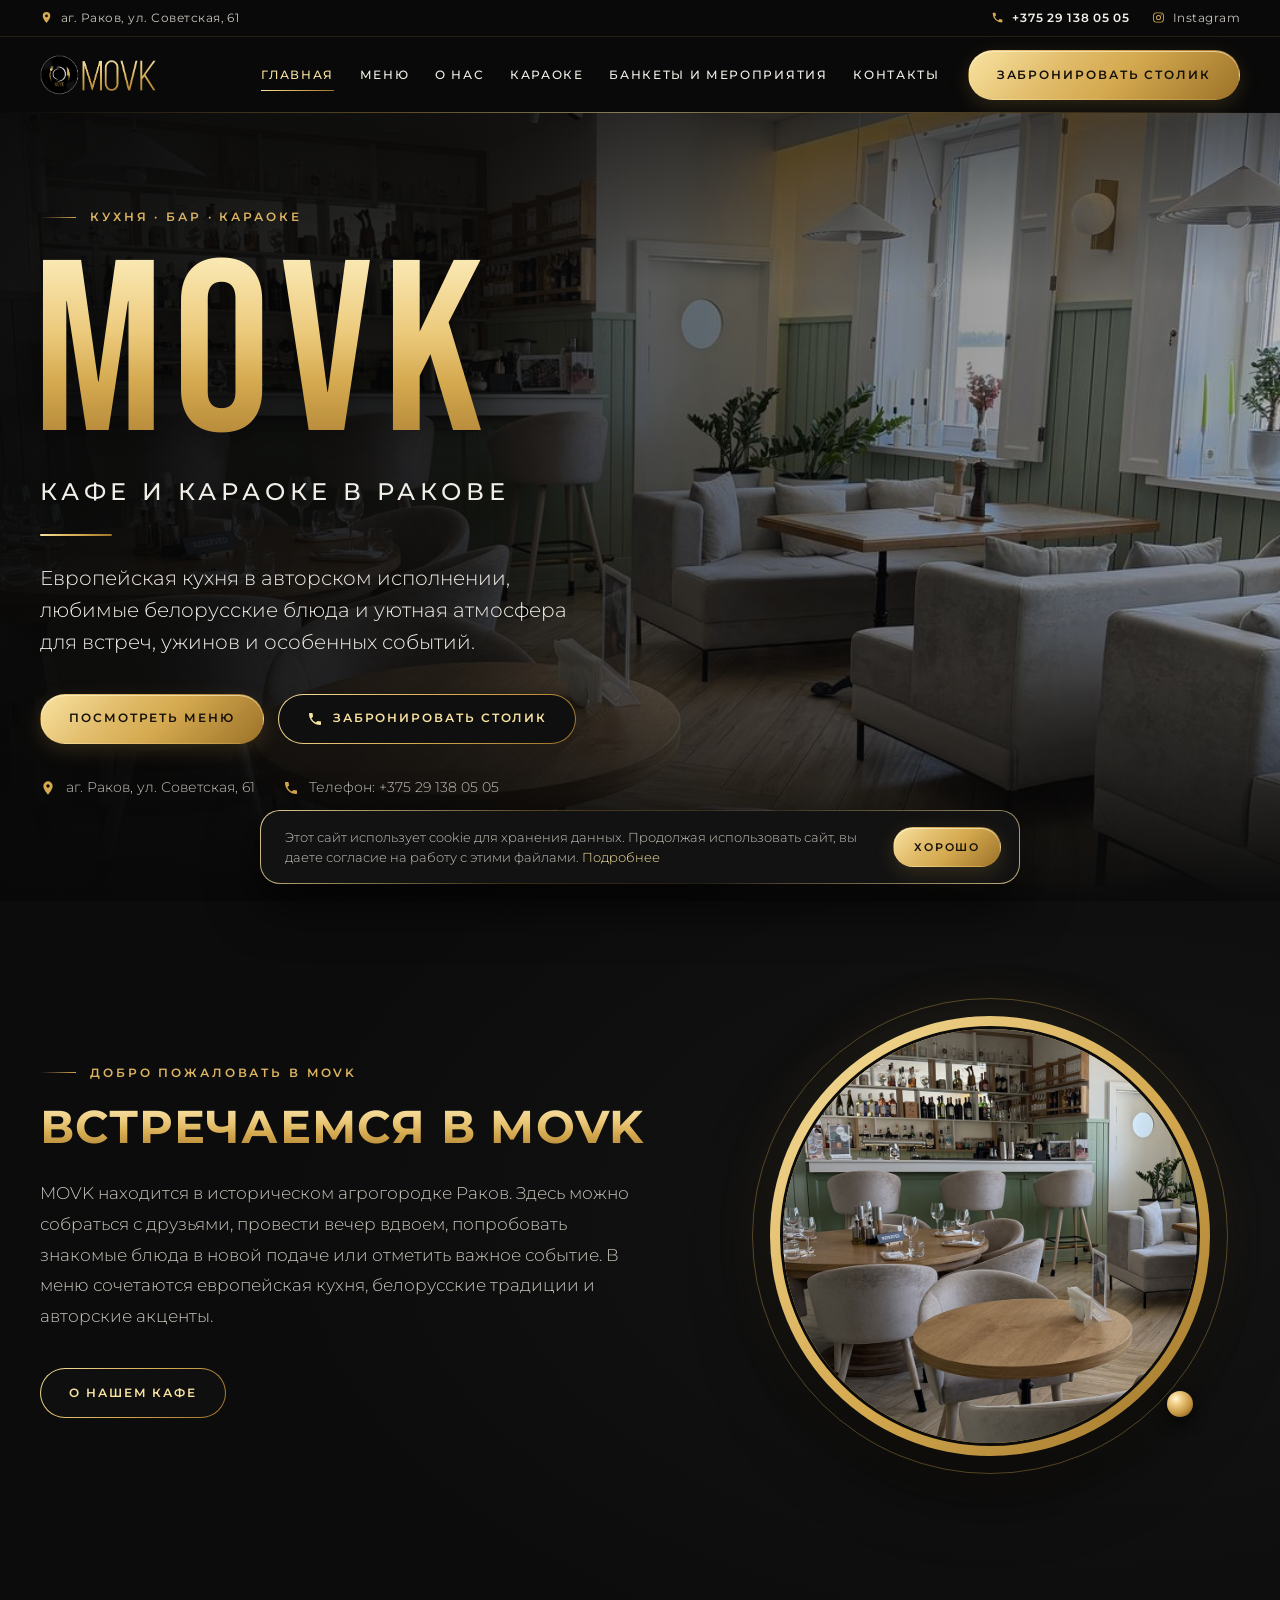
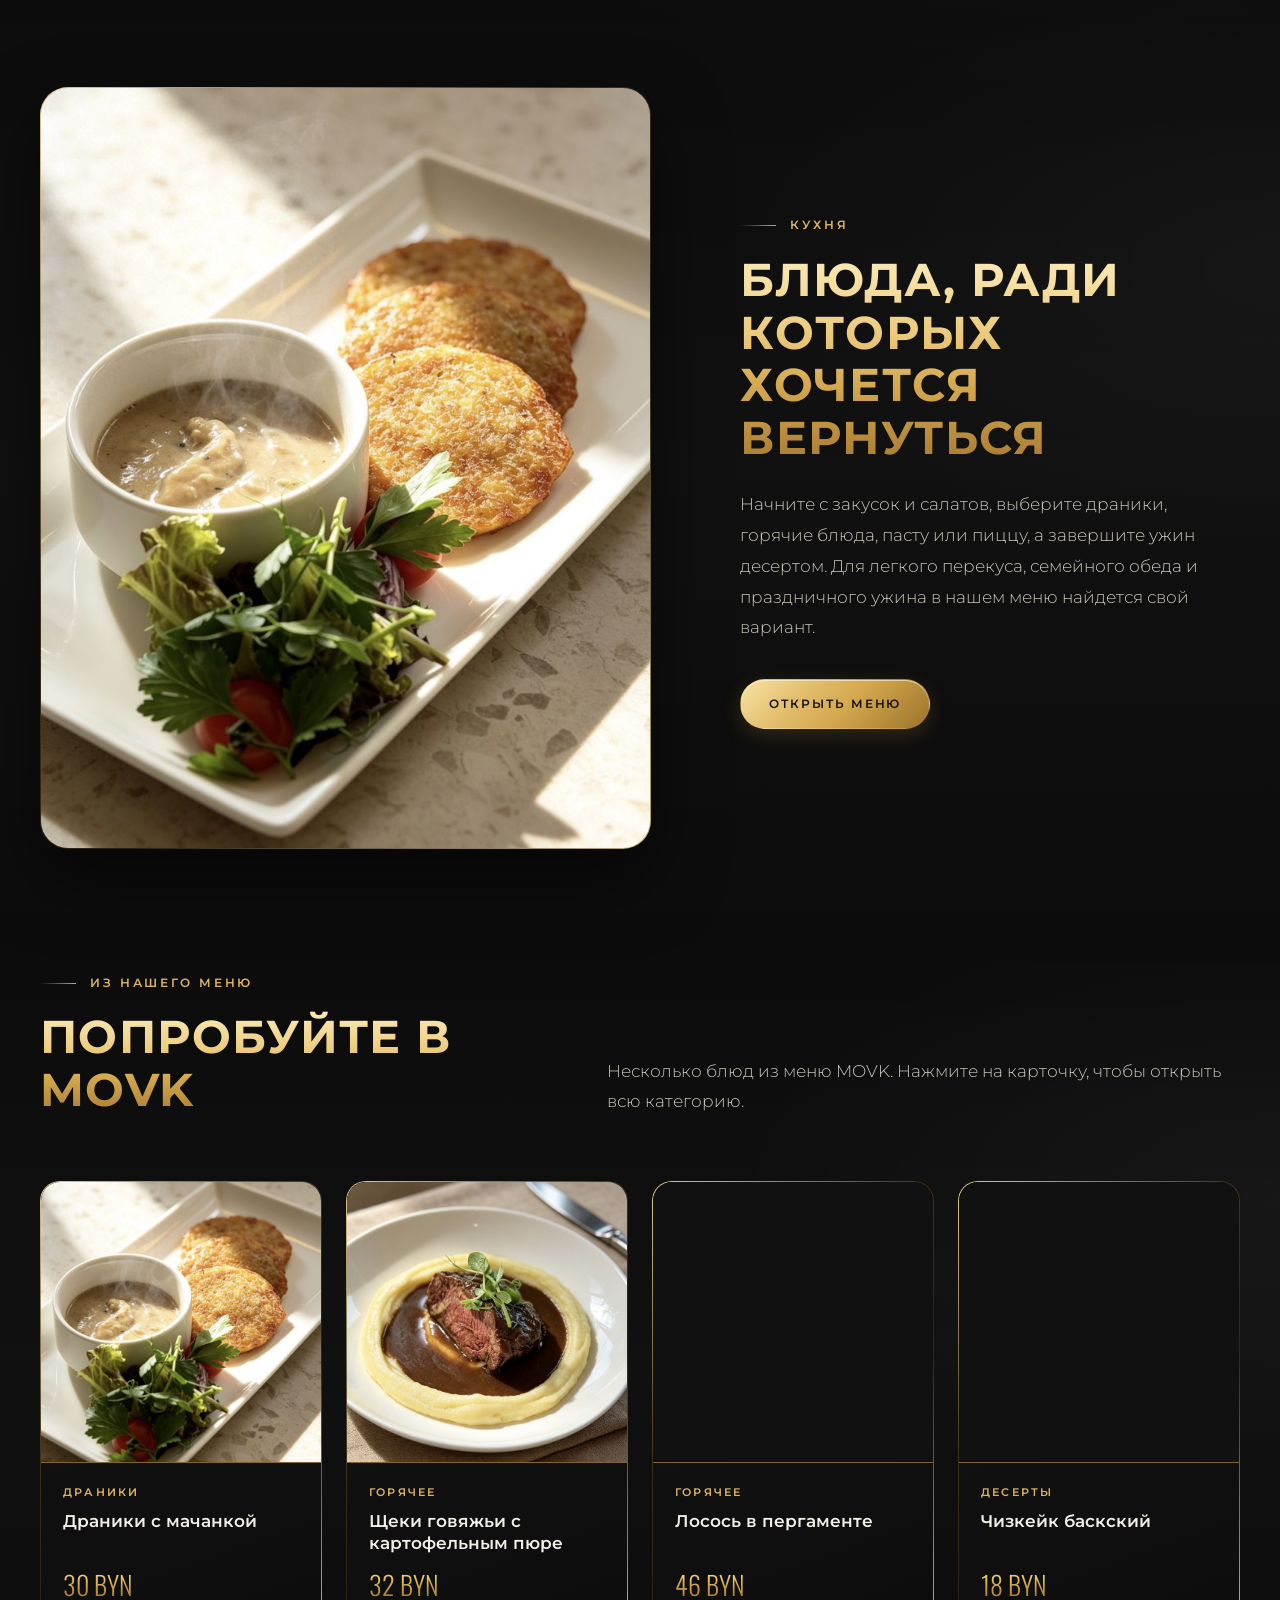
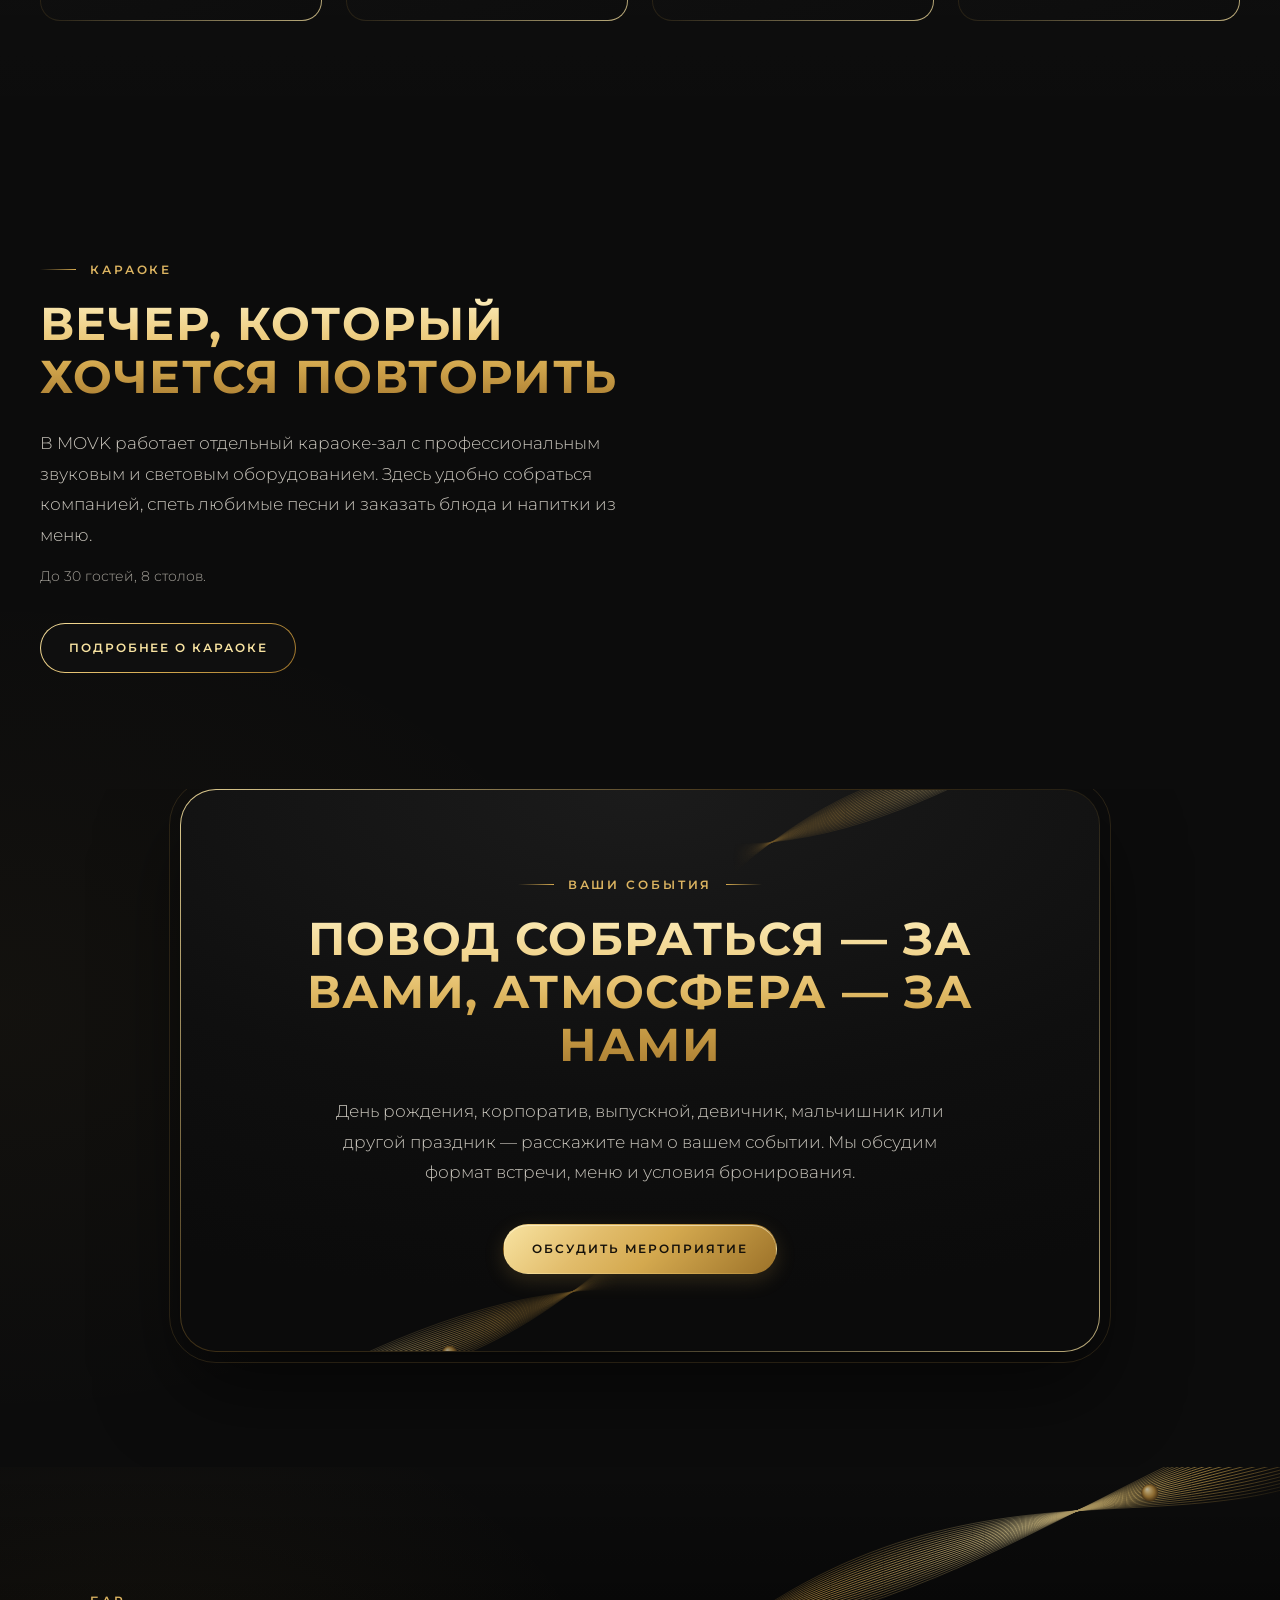
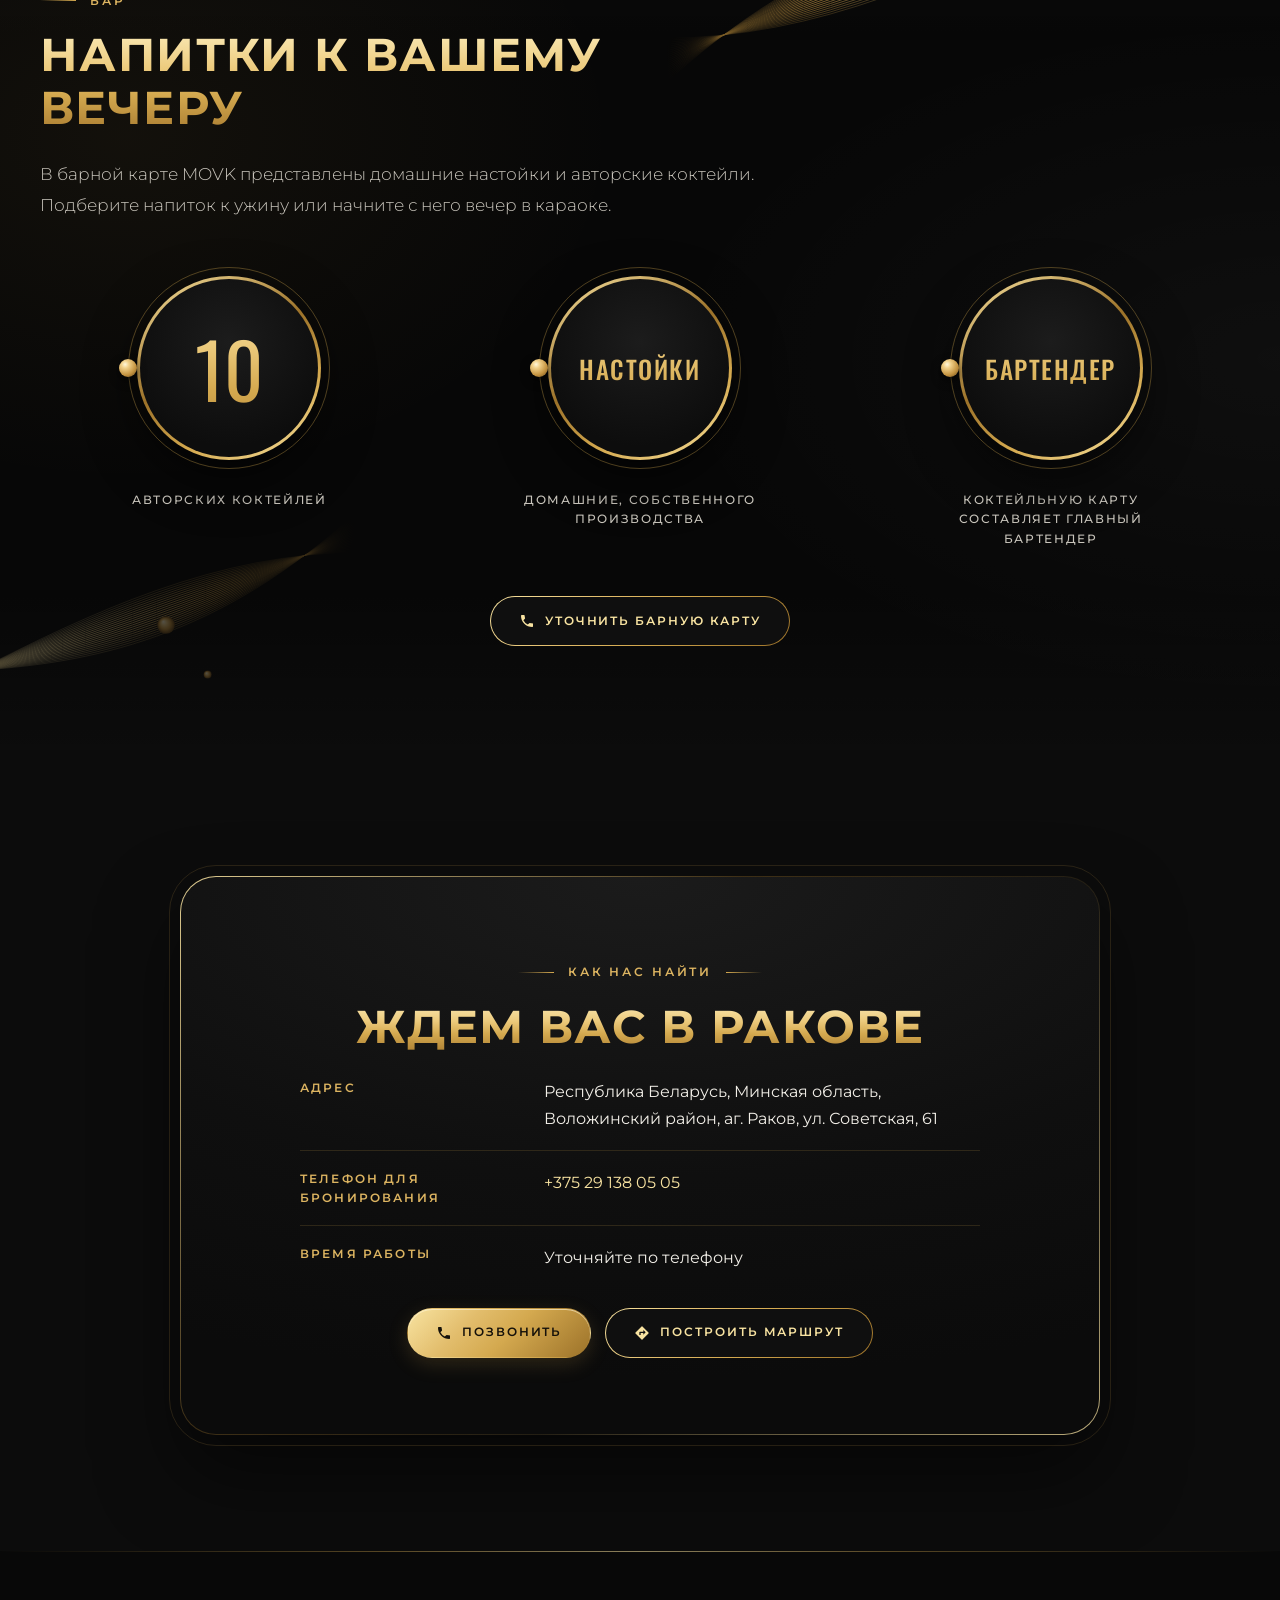
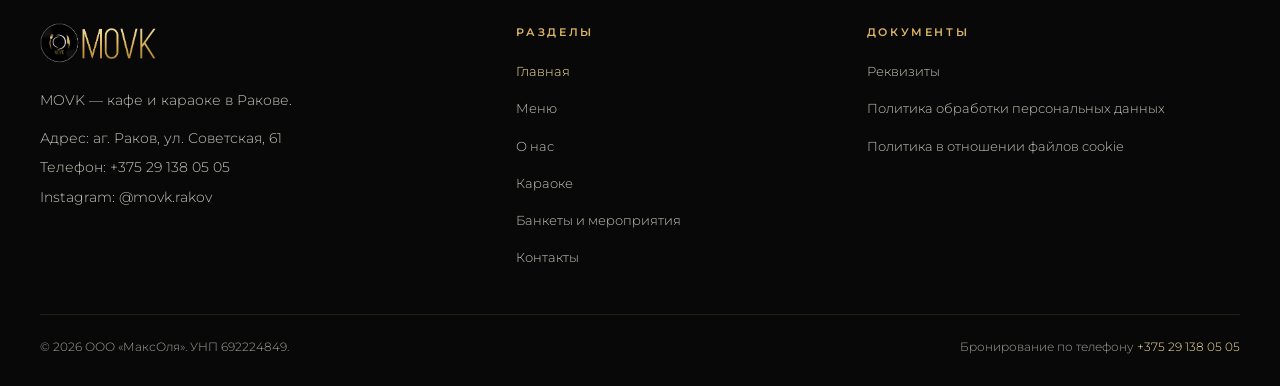
<file: index.html>
<!DOCTYPE html>
<html lang="ru">
<head>
  <meta charset="UTF-8">
  <meta name="viewport" content="width=device-width, initial-scale=1">
  <title>MOVK — кафе и караоке в Ракове | Меню и бронирование</title>
  <meta name="description" content="Кафе MOVK в агрогородке Раков: европейская и белорусская кухня, караоке, банкеты и встречи с друзьями. Меню, цены, адрес и бронирование столика.">
  <!-- Макет: не индексировать. Sitemap, canonical, Open Graph и разметка — в рабочей версии. -->
  <meta name="robots" content="noindex">
  <meta name="theme-color" content="#0b0b0b">
  <link rel="icon" type="image/png" href="assets/favicon.png">

  <link rel="preconnect" href="https://fonts.googleapis.com">
  <link rel="preconnect" href="https://fonts.gstatic.com" crossorigin>
  <link href="https://fonts.googleapis.com/css2?family=Bebas+Neue&family=Montserrat:wght@300;400;500;600;700;800&family=Oswald:wght@300;400;500&display=swap" rel="stylesheet">

  <link rel="preload" as="image" href="assets/interior-1920.jpg" media="(min-width: 768px)">
  <link rel="stylesheet" href="css/style.css">
  <script>document.documentElement.classList.add('js');if(window.innerWidth<1200)document.documentElement.classList.add('nav-compact');</script>
</head><body>
  <svg width="0" height="0" style="position:absolute" aria-hidden="true" focusable="false">
    <symbol id="i-phone" viewBox="0 0 24 24"><path d="M6.6 10.8a15.2 15.2 0 0 0 6.6 6.6l2.2-2.2a1 1 0 0 1 1-.25 11.4 11.4 0 0 0 3.6.57 1 1 0 0 1 1 1V20a1 1 0 0 1-1 1A17 17 0 0 1 3 4a1 1 0 0 1 1-1h3.5a1 1 0 0 1 1 1c0 1.25.2 2.45.57 3.57a1 1 0 0 1-.25 1z"/></symbol>
    <symbol id="i-pin" viewBox="0 0 24 24"><path d="M12 2a7 7 0 0 0-7 7c0 5.25 7 13 7 13s7-7.75 7-13a7 7 0 0 0-7-7zm0 9.5A2.5 2.5 0 1 1 12 6.5a2.5 2.5 0 0 1 0 5z"/></symbol>
    <symbol id="i-insta" viewBox="0 0 24 24"><path d="M12 7.3A4.7 4.7 0 1 0 16.7 12 4.7 4.7 0 0 0 12 7.3zm0 7.7a3 3 0 1 1 3-3 3 3 0 0 1-3 3zm6-7.9a1.1 1.1 0 1 1-1.1-1.1A1.1 1.1 0 0 1 18 7.1zM21.9 8.2a5.4 5.4 0 0 0-1.5-3.9 5.5 5.5 0 0 0-3.9-1.5C15 2.7 9 2.7 7.5 2.8a5.5 5.5 0 0 0-3.9 1.5 5.5 5.5 0 0 0-1.5 3.9C2 9.8 2 14.2 2.1 15.8a5.4 5.4 0 0 0 1.5 3.9 5.5 5.5 0 0 0 3.9 1.5c1.5.1 7.5.1 9 0a5.4 5.4 0 0 0 3.9-1.5 5.5 5.5 0 0 0 1.5-3.9c.1-1.6.1-6 0-7.6zM19.8 17.6a3 3 0 0 1-1.7 1.7c-1.2.5-4 .4-6.1.4s-4.9.1-6.1-.4a3 3 0 0 1-1.7-1.7C3.7 16.4 3.8 13.6 3.8 12s-.1-4.4.4-5.6a3 3 0 0 1 1.7-1.7C7.1 4.2 9.9 4.3 12 4.3s4.9-.1 6.1.4a3 3 0 0 1 1.7 1.7c.5 1.2.4 4 .4 5.6s.1 4.4-.4 5.6z"/></symbol>
    <symbol id="i-clock" viewBox="0 0 24 24"><path d="M12 2a10 10 0 1 0 10 10A10 10 0 0 0 12 2zm0 18a8 8 0 1 1 8-8 8 8 0 0 1-8 8zm.5-13H11v6l5.2 3.2.8-1.3-4.5-2.7z"/></symbol>
    <symbol id="i-doc" viewBox="0 0 24 24"><path d="M14 2H6a2 2 0 0 0-2 2v16a2 2 0 0 0 2 2h12a2 2 0 0 0 2-2V8zm4 18H6V4h7v5h5zM8 12h8v2H8zm0 4h8v2H8z"/></symbol>
    <symbol id="i-route" viewBox="0 0 24 24"><path d="M21.7 11.3l-9-9a1 1 0 0 0-1.4 0l-9 9a1 1 0 0 0 0 1.4l9 9a1 1 0 0 0 1.4 0l9-9a1 1 0 0 0 0-1.4zM14 14.5V12h-4v3H8v-4a1 1 0 0 1 1-1h5V7.5l3.5 3.5z"/></symbol>
  </svg>
  <a class="skip-link" href="#main">Перейти к содержимому</a>

  <header class="site-header" id="top">
    <div class="topbar">
      <div class="container topbar-inner">
        <p class="topbar-address"><svg class="icon" aria-hidden="true" focusable="false"><use href="#i-pin"></use></svg><span>аг. Раков, ул. Советская, 61</span></p>
        <div class="topbar-links">
          <a class="topbar-phone" href="tel:+375291380505"><svg class="icon" aria-hidden="true" focusable="false"><use href="#i-phone"></use></svg><span>+375 29 138 05 05</span></a>
          <a href="https://www.instagram.com/movk.rakov" target="_blank" rel="noopener"><svg class="icon" aria-hidden="true" focusable="false"><use href="#i-insta"></use></svg><span>Instagram</span></a>
        </div>
      </div>
    </div>
    <div class="container header-inner">
      <a class="logo" href="index.html" aria-label="MOVK — на главную">
        <img src="assets/logo-gold.png" alt="Логотип кафе MOVK" width="140" height="48">
      </a>

      <nav class="nav" id="site-nav" aria-label="Основное меню">
        <ul class="nav-list">
          <li><a href="index.html" aria-current="page">Главная</a></li>
          <li><a href="menu.html">Меню</a></li>
          <li><a href="about.html">О нас</a></li>
          <li><a href="karaoke.html">Караоке</a></li>
          <li><a href="events.html">Банкеты и мероприятия</a></li>
          <li><a href="contacts.html">Контакты</a></li>
        </ul>
        <a class="btn btn-primary nav-cta-mobile" href="tel:+375291380505"><svg class="icon" aria-hidden="true" focusable="false"><use href="#i-phone"></use></svg>Забронировать столик</a>
      </nav>

      <a class="btn btn-primary header-cta" href="tel:+375291380505">Забронировать столик</a>

      <button class="burger" type="button" aria-controls="site-nav" aria-expanded="false" aria-label="Открыть меню">
        <span></span><span></span><span></span>
      </button>
    </div>
  </header>

  <main id="main">
    <!-- Hero -->
    <section class="hero" aria-labelledby="hero-title">
      <picture class="hero-media">
        <source media="(min-width: 768px)" srcset="assets/interior-1920.jpg">
        <img src="assets/interior-1080.jpg" alt="Интерьер кафе MOVK: барная стойка, круглые деревянные столы и мягкие диваны у окон" width="1080" height="1440" fetchpriority="high">
      </picture>
      <div class="hero-overlay" aria-hidden="true"></div>

      <div class="container hero-content">
        <p class="eyebrow">Кухня · Бар · Караоке</p>
        <h1 class="hero-title" id="hero-title">
          <span class="hero-brand">MOVK</span><span class="vh"> — </span>
          <span class="hero-tagline">кафе и караоке в Ракове</span>
        </h1>
        <span class="rule" aria-hidden="true"></span>
        <p class="hero-subtitle">Европейская кухня в авторском исполнении, любимые белорусские блюда и уютная атмосфера для встреч, ужинов и особенных событий.</p>
        <div class="actions">
          <a class="btn btn-primary" href="menu.html">Посмотреть меню</a>
          <a class="btn btn-outline" href="tel:+375291380505"><svg class="icon" aria-hidden="true" focusable="false"><use href="#i-phone"></use></svg>Забронировать столик</a>
        </div>
        <p class="hero-meta">
          <span><svg class="icon" aria-hidden="true" focusable="false"><use href="#i-pin"></use></svg>аг. Раков, ул. Советская, 61</span>
          <a href="tel:+375291380505"><svg class="icon" aria-hidden="true" focusable="false"><use href="#i-phone"></use></svg>Телефон: +375 29 138 05 05</a>
        </p>
      </div>
    </section>

    <!-- Добро пожаловать -->
    <section class="section" aria-labelledby="welcome-title">
      <div class="container split">
        <div class="reveal">
          <p class="eyebrow">Добро пожаловать в MOVK</p>
          <h2 class="section-title" id="welcome-title">Встречаемся в MOVK</h2>
          <p class="text">MOVK находится в историческом агрогородке Раков. Здесь можно собраться с друзьями, провести вечер вдвоем, попробовать знакомые блюда в новой подаче или отметить важное событие. В меню сочетаются европейская кухня, белорусские традиции и авторские акценты.</p>
          <div class="actions">
            <a class="btn btn-outline" href="about.html">О нашем кафе</a>
          </div>
        </div>
        <figure class="media-round reveal">
          <img src="assets/interior-bar.jpg" alt="Зал кафе MOVK: барная стойка, круглые столы и мягкие кресла" width="960" height="1200" loading="lazy">
        </figure>
      </div>
    </section>

    <!-- Кухня -->
    <section class="section section-alt" aria-labelledby="kitchen-title">
      <div class="container split split-reverse">
        <div class="reveal">
          <p class="eyebrow">Кухня</p>
          <h2 class="section-title" id="kitchen-title">Блюда, ради которых хочется вернуться</h2>
          <p class="text">Начните с закусок и салатов, выберите драники, горячие блюда, пасту или пиццу, а завершите ужин десертом. Для легкого перекуса, семейного обеда и праздничного ужина в нашем меню найдется свой вариант.</p>
          <div class="actions">
            <a class="btn btn-primary" href="menu.html">Открыть меню</a>
          </div>
        </div>
        <figure class="media-frame reveal">
          <img src="assets/menu/draniki-machanka.jpg" alt="Драники с мачанкой в кафе MOVK" width="750" height="1000" loading="lazy">
        </figure>
      </div>
    </section>

    <!-- Попробуйте в MOVK: карточки строятся из js/menu-data.js (featured) -->
    <section class="section section-tight section-alt" aria-labelledby="picks-title">
      <div class="container">
        <div class="section-head reveal">
          <div>
            <p class="eyebrow">Из нашего меню</p>
            <h2 class="section-title" id="picks-title">Попробуйте в MOVK</h2>
          </div>
          <p class="text">Несколько блюд из меню MOVK. Нажмите на карточку, чтобы открыть всю категорию.</p>
        </div>
        <div class="picks" id="picks"></div>
        <noscript><p class="text"><a class="link" href="menu.html">Открыть меню</a></p></noscript>
      </div>
    </section>

    <!-- Караоке -->
    <section class="section" aria-labelledby="karaoke-title">
      <div class="container split">
        <div class="reveal">
          <p class="eyebrow">Караоке</p>
          <h2 class="section-title" id="karaoke-title">Вечер, который хочется повторить</h2>
          <p class="text">В MOVK работает отдельный караоке-зал с профессиональным звуковым и световым оборудованием. Здесь удобно собраться компанией, спеть любимые песни и заказать блюда и напитки из меню.</p>
          <!-- ПРОВЕРИТЬ: актуальная вместимость и рассадка караоке-зала (30 гостей, 8 столов) -->
          <p class="note">До 30 гостей, 8 столов.</p>
          <div class="actions">
            <a class="btn btn-outline" href="karaoke.html">Подробнее о караоке</a>
          </div>
        </div>
        <ul class="stats stats-2 reveal" aria-label="Караоке-зал: до 30 гостей, 8 столов">
          <li class="stat"><span class="stat-num">30</span><span class="stat-label">гостей — вместимость зала</span></li>
          <li class="stat"><span class="stat-num">8</span><span class="stat-label">столов</span></li>
        </ul>
      </div>
    </section>

    <!-- Ваши события -->
    <section class="section section-tight" aria-labelledby="events-title">
      <div class="container">
        <div class="panel deco reveal">
          <p class="eyebrow eyebrow-center">Ваши события</p>
          <h2 class="section-title" id="events-title">Повод собраться — за вами, атмосфера — за нами</h2>
          <p class="text">День рождения, корпоратив, выпускной, девичник, мальчишник или другой праздник — расскажите нам о вашем событии. Мы обсудим формат встречи, меню и условия бронирования.</p>
          <div class="actions actions-center">
            <a class="btn btn-primary" href="events.html">Обсудить мероприятие</a>
          </div>
        </div>
      </div>
    </section>

    <!-- Бар -->
    <section class="section section-dark deco" aria-labelledby="bar-title">
      <div class="container">
        <div class="reveal narrow">
          <p class="eyebrow">Бар</p>
          <h2 class="section-title" id="bar-title">Напитки к вашему вечеру</h2>
          <p class="text">В барной карте MOVK представлены домашние настойки и авторские коктейли. Подберите напиток к ужину или начните с него вечер в караоке.</p>
        </div>
        <!-- ПРОВЕРИТЬ: 10 авторских коктейлей, домашние настойки, главный бартендер; списка напитков, составов и цен нет -->
        <ul class="stats reveal" style="margin-top:56px">
          <li class="stat"><span class="stat-num">10</span><span class="stat-label">авторских коктейлей</span></li>
          <li class="stat"><span class="stat-num stat-word">Настойки</span><span class="stat-label">домашние, собственного производства</span></li>
          <li class="stat"><span class="stat-num stat-word">Бартендер</span><span class="stat-label">коктейльную карту составляет главный бартендер</span></li>
        </ul>
        <div class="actions actions-center">
          <a class="btn btn-outline" href="tel:+375291380505"><svg class="icon" aria-hidden="true" focusable="false"><use href="#i-phone"></use></svg>Уточнить барную карту</a>
        </div>
      </div>
    </section>

    <!-- Как нас найти -->
    <section class="section" aria-labelledby="find-title">
      <div class="container">
        <div class="panel reveal">
          <p class="eyebrow eyebrow-center">Как нас найти</p>
          <h2 class="section-title" id="find-title">Ждем вас в Ракове</h2>
          <dl class="info-list" style="text-align:left;max-width:680px;margin:8px auto 0">
            <div><dt>Адрес</dt><dd>Республика Беларусь, Минская область, Воложинский район, аг. Раков, ул. Советская, 61</dd></div>
            <div><dt>Телефон для бронирования</dt><dd><a class="link" href="tel:+375291380505">+375 29 138 05 05</a></dd></div>
            <div><dt>Время работы</dt><dd>Уточняйте по телефону</dd></div>
          </dl>
          <div class="actions actions-center">
            <a class="btn btn-primary" href="tel:+375291380505"><svg class="icon" aria-hidden="true" focusable="false"><use href="#i-phone"></use></svg>Позвонить</a>
            <a class="btn btn-outline" href="https://yandex.by/maps/-/CDFxmZlb" target="_blank" rel="noopener"><svg class="icon" aria-hidden="true" focusable="false"><use href="#i-route"></use></svg>Построить маршрут<span class="vh"> (откроется в новой вкладке)</span></a>
          </div>
        </div>
      </div>
    </section>
  </main>

  <footer class="site-footer">
    <div class="container">
      <div class="footer-grid">
        <div>
          <a class="logo" href="index.html" aria-label="MOVK — на главную">
            <img src="assets/logo-gold.png" alt="Логотип кафе MOVK" width="140" height="48" loading="lazy">
          </a>
          <p class="footer-tagline">MOVK — кафе и караоке в Ракове.</p>
          <address class="footer-contacts">
            <span>Адрес: аг. Раков, ул. Советская, 61</span>
            <a href="tel:+375291380505">Телефон: +375 29 138 05 05</a>
            <a href="https://www.instagram.com/movk.rakov" target="_blank" rel="noopener">Instagram: @movk.rakov</a>
          </address>
        </div>
        <nav aria-label="Меню в подвале">
          <p class="footer-heading">Разделы</p>
          <ul class="footer-links">
            <li><a href="index.html" aria-current="page">Главная</a></li>
            <li><a href="menu.html">Меню</a></li>
            <li><a href="about.html">О нас</a></li>
            <li><a href="karaoke.html">Караоке</a></li>
            <li><a href="events.html">Банкеты и мероприятия</a></li>
            <li><a href="contacts.html">Контакты</a></li>
          </ul>
        </nav>
        <div>
          <p class="footer-heading">Документы</p>
          <ul class="footer-links">
            <li><a href="https://movk.by/recvizity.pdf" target="_blank" rel="noopener">Реквизиты<span class="vh"> (PDF, откроется в новой вкладке)</span></a></li>
            <li><a href="https://movk.by/obrabotka-personalnyh-dannyh-movk.pdf" target="_blank" rel="noopener">Политика обработки персональных данных<span class="vh"> (PDF, откроется в новой вкладке)</span></a></li>
            <li><a href="https://movk.by/politika-v-otnoshenii-fajlov-cookie-movk.pdf" target="_blank" rel="noopener">Политика в отношении файлов cookie<span class="vh"> (PDF, откроется в новой вкладке)</span></a></li>
          </ul>
        </div>
      </div>
      <div class="footer-bottom">
        <p>© 2026 ООО «МаксОля». УНП 692224849.</p>
        <p>Бронирование по телефону <a class="link" href="tel:+375291380505">+375 29 138 05 05</a></p>
      </div>
    </div>
  </footer>

  <div class="cookie" id="cookie" role="region" aria-label="Уведомление о cookie" hidden>
    <p>Этот сайт использует cookie для хранения данных. Продолжая использовать сайт, вы даете согласие на работу с этими файлами. <a class="link" href="https://movk.by/politika-v-otnoshenii-fajlov-cookie-movk.pdf" target="_blank" rel="noopener">Подробнее<span class="vh"> (PDF, откроется в новой вкладке)</span></a></p>
    <button class="btn btn-primary btn-sm" type="button" data-cookie-ok>Хорошо</button>
  </div>

  <script src="js/menu-data.js" defer></script>
  <script src="js/menu.js" defer></script>
  <script src="js/main.js" defer></script>
</body>
</html>
</file>
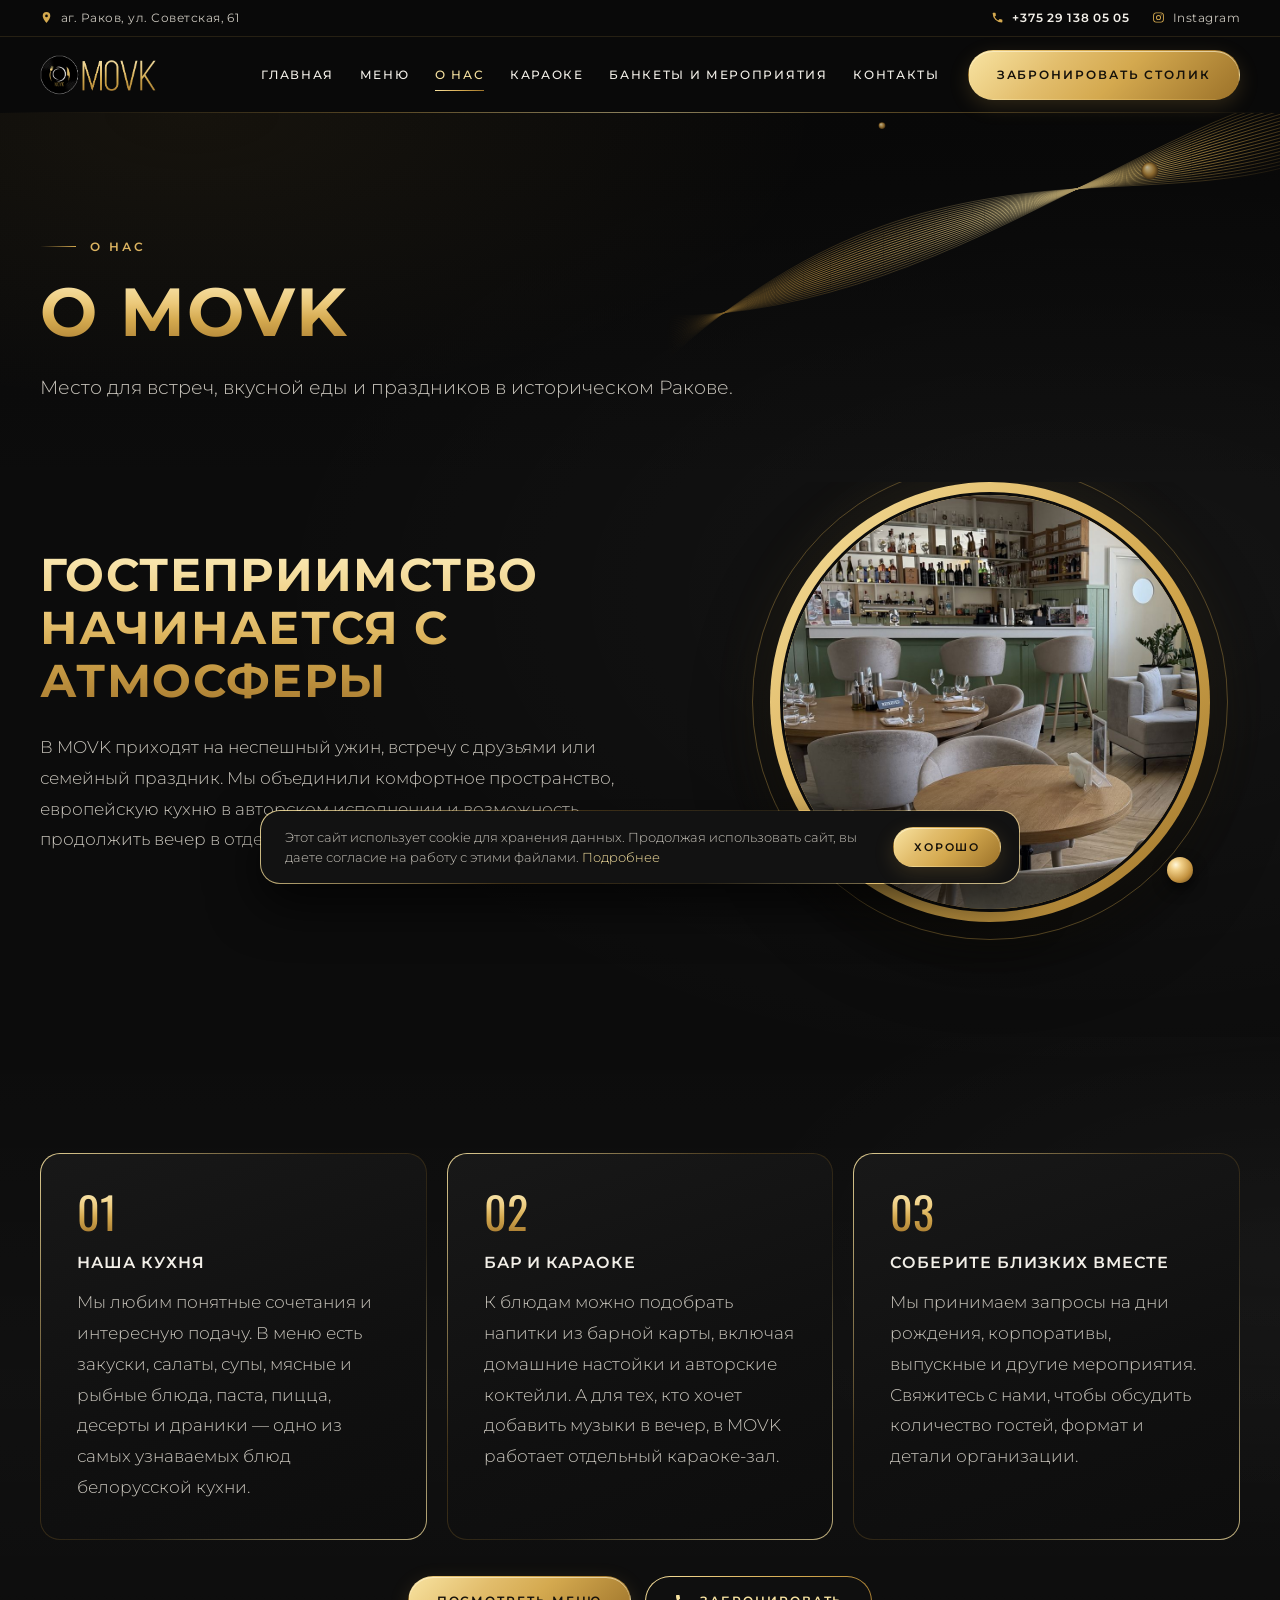
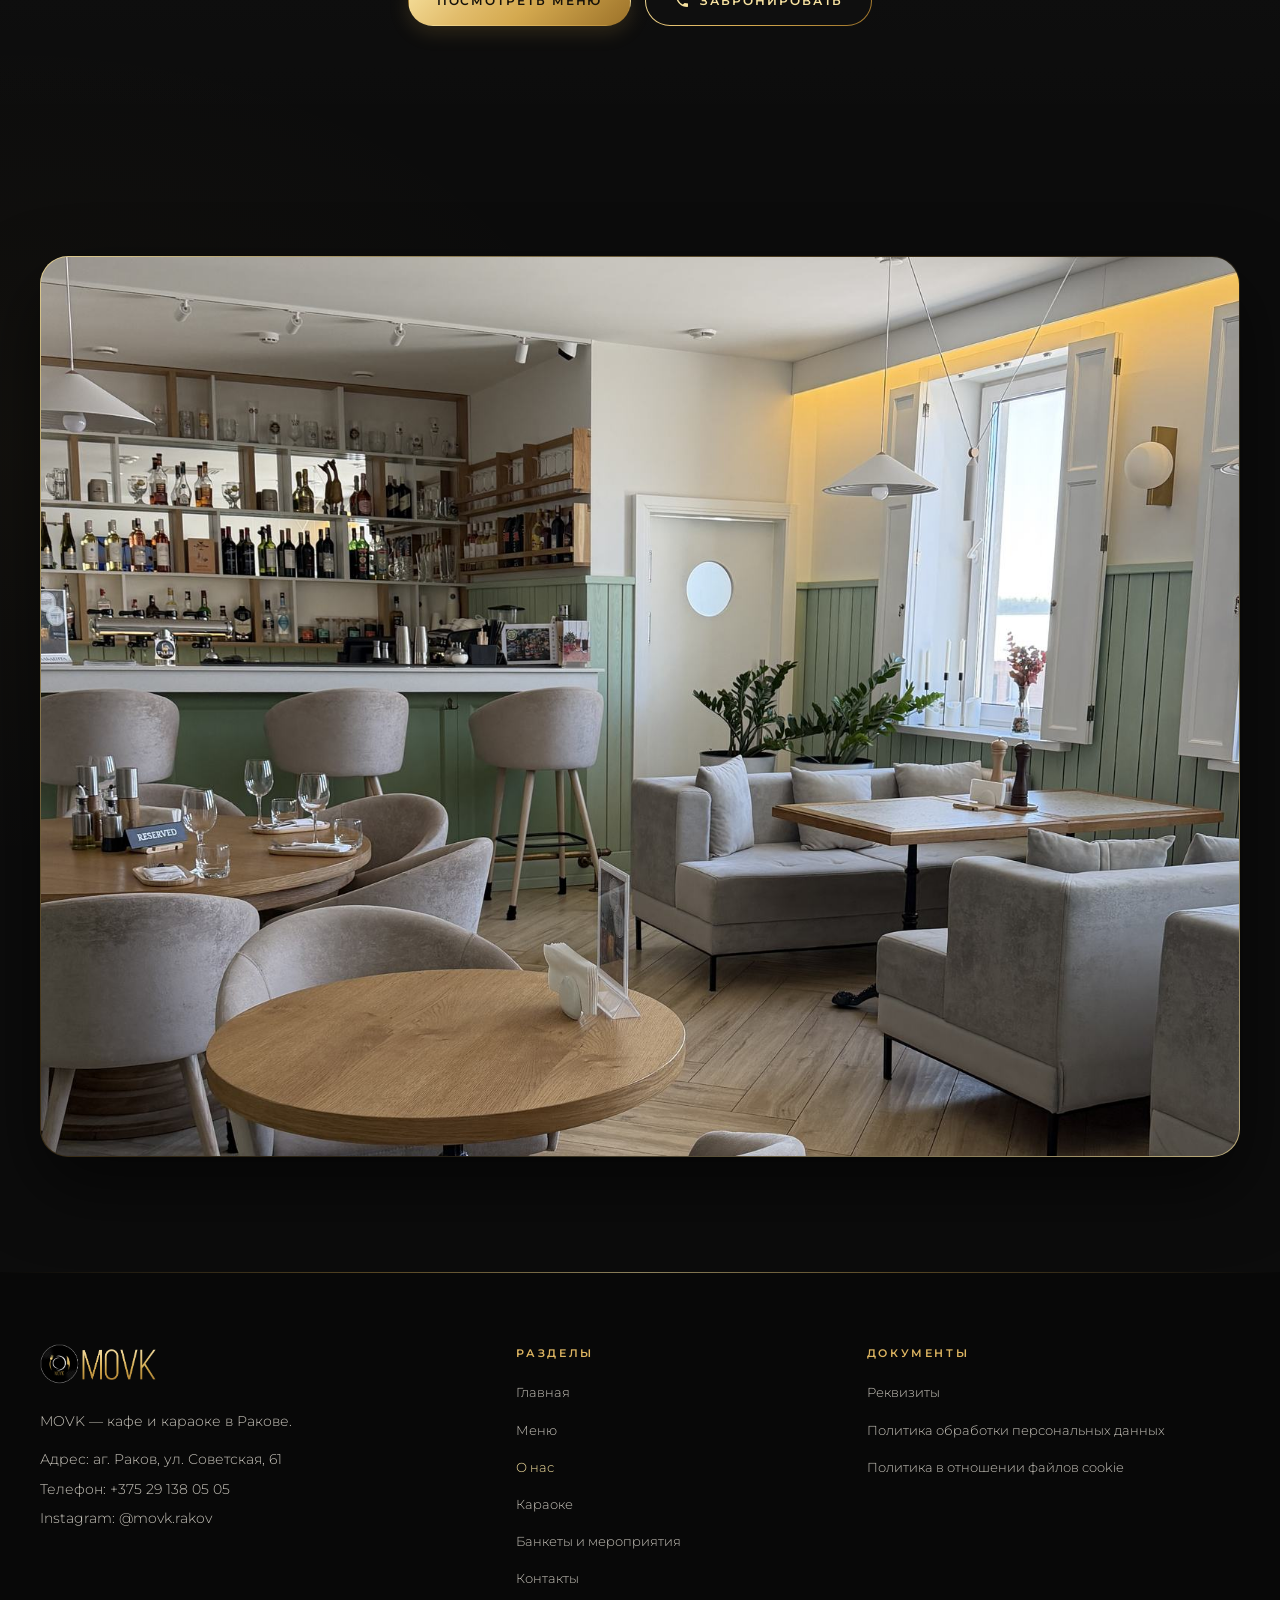
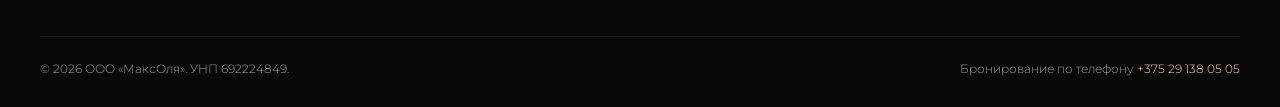
<file: about.html>
<!DOCTYPE html>
<html lang="ru">
<head>
  <meta charset="UTF-8">
  <meta name="viewport" content="width=device-width, initial-scale=1">
  <title>О кафе MOVK — кухня, бар и атмосфера в Ракове</title>
  <meta name="description" content="Познакомьтесь с MOVK: европейская кухня в авторском исполнении, белорусские блюда, бар, караоке и пространство для праздников.">
  <!-- Макет: не индексировать. Sitemap, canonical, Open Graph и разметка — в рабочей версии. -->
  <meta name="robots" content="noindex">
  <meta name="theme-color" content="#0b0b0b">
  <link rel="icon" type="image/png" href="assets/favicon.png">

  <link rel="preconnect" href="https://fonts.googleapis.com">
  <link rel="preconnect" href="https://fonts.gstatic.com" crossorigin>
  <link href="https://fonts.googleapis.com/css2?family=Bebas+Neue&family=Montserrat:wght@300;400;500;600;700;800&family=Oswald:wght@300;400;500&display=swap" rel="stylesheet">

  <link rel="stylesheet" href="css/style.css">
  <script>document.documentElement.classList.add('js');if(window.innerWidth<1200)document.documentElement.classList.add('nav-compact');</script>
</head><body>
  <svg width="0" height="0" style="position:absolute" aria-hidden="true" focusable="false">
    <symbol id="i-phone" viewBox="0 0 24 24"><path d="M6.6 10.8a15.2 15.2 0 0 0 6.6 6.6l2.2-2.2a1 1 0 0 1 1-.25 11.4 11.4 0 0 0 3.6.57 1 1 0 0 1 1 1V20a1 1 0 0 1-1 1A17 17 0 0 1 3 4a1 1 0 0 1 1-1h3.5a1 1 0 0 1 1 1c0 1.25.2 2.45.57 3.57a1 1 0 0 1-.25 1z"/></symbol>
    <symbol id="i-pin" viewBox="0 0 24 24"><path d="M12 2a7 7 0 0 0-7 7c0 5.25 7 13 7 13s7-7.75 7-13a7 7 0 0 0-7-7zm0 9.5A2.5 2.5 0 1 1 12 6.5a2.5 2.5 0 0 1 0 5z"/></symbol>
    <symbol id="i-insta" viewBox="0 0 24 24"><path d="M12 7.3A4.7 4.7 0 1 0 16.7 12 4.7 4.7 0 0 0 12 7.3zm0 7.7a3 3 0 1 1 3-3 3 3 0 0 1-3 3zm6-7.9a1.1 1.1 0 1 1-1.1-1.1A1.1 1.1 0 0 1 18 7.1zM21.9 8.2a5.4 5.4 0 0 0-1.5-3.9 5.5 5.5 0 0 0-3.9-1.5C15 2.7 9 2.7 7.5 2.8a5.5 5.5 0 0 0-3.9 1.5 5.5 5.5 0 0 0-1.5 3.9C2 9.8 2 14.2 2.1 15.8a5.4 5.4 0 0 0 1.5 3.9 5.5 5.5 0 0 0 3.9 1.5c1.5.1 7.5.1 9 0a5.4 5.4 0 0 0 3.9-1.5 5.5 5.5 0 0 0 1.5-3.9c.1-1.6.1-6 0-7.6zM19.8 17.6a3 3 0 0 1-1.7 1.7c-1.2.5-4 .4-6.1.4s-4.9.1-6.1-.4a3 3 0 0 1-1.7-1.7C3.7 16.4 3.8 13.6 3.8 12s-.1-4.4.4-5.6a3 3 0 0 1 1.7-1.7C7.1 4.2 9.9 4.3 12 4.3s4.9-.1 6.1.4a3 3 0 0 1 1.7 1.7c.5 1.2.4 4 .4 5.6s.1 4.4-.4 5.6z"/></symbol>
    <symbol id="i-clock" viewBox="0 0 24 24"><path d="M12 2a10 10 0 1 0 10 10A10 10 0 0 0 12 2zm0 18a8 8 0 1 1 8-8 8 8 0 0 1-8 8zm.5-13H11v6l5.2 3.2.8-1.3-4.5-2.7z"/></symbol>
    <symbol id="i-doc" viewBox="0 0 24 24"><path d="M14 2H6a2 2 0 0 0-2 2v16a2 2 0 0 0 2 2h12a2 2 0 0 0 2-2V8zm4 18H6V4h7v5h5zM8 12h8v2H8zm0 4h8v2H8z"/></symbol>
    <symbol id="i-route" viewBox="0 0 24 24"><path d="M21.7 11.3l-9-9a1 1 0 0 0-1.4 0l-9 9a1 1 0 0 0 0 1.4l9 9a1 1 0 0 0 1.4 0l9-9a1 1 0 0 0 0-1.4zM14 14.5V12h-4v3H8v-4a1 1 0 0 1 1-1h5V7.5l3.5 3.5z"/></symbol>
  </svg>
  <a class="skip-link" href="#main">Перейти к содержимому</a>

  <header class="site-header" id="top">
    <div class="topbar">
      <div class="container topbar-inner">
        <p class="topbar-address"><svg class="icon" aria-hidden="true" focusable="false"><use href="#i-pin"></use></svg><span>аг. Раков, ул. Советская, 61</span></p>
        <div class="topbar-links">
          <a class="topbar-phone" href="tel:+375291380505"><svg class="icon" aria-hidden="true" focusable="false"><use href="#i-phone"></use></svg><span>+375 29 138 05 05</span></a>
          <a href="https://www.instagram.com/movk.rakov" target="_blank" rel="noopener"><svg class="icon" aria-hidden="true" focusable="false"><use href="#i-insta"></use></svg><span>Instagram</span></a>
        </div>
      </div>
    </div>
    <div class="container header-inner">
      <a class="logo" href="index.html" aria-label="MOVK — на главную">
        <img src="assets/logo-gold.png" alt="Логотип кафе MOVK" width="140" height="48">
      </a>

      <nav class="nav" id="site-nav" aria-label="Основное меню">
        <ul class="nav-list">
          <li><a href="index.html">Главная</a></li>
          <li><a href="menu.html">Меню</a></li>
          <li><a href="about.html" aria-current="page">О нас</a></li>
          <li><a href="karaoke.html">Караоке</a></li>
          <li><a href="events.html">Банкеты и мероприятия</a></li>
          <li><a href="contacts.html">Контакты</a></li>
        </ul>
        <a class="btn btn-primary nav-cta-mobile" href="tel:+375291380505"><svg class="icon" aria-hidden="true" focusable="false"><use href="#i-phone"></use></svg>Забронировать столик</a>
      </nav>

      <a class="btn btn-primary header-cta" href="tel:+375291380505">Забронировать столик</a>

      <button class="burger" type="button" aria-controls="site-nav" aria-expanded="false" aria-label="Открыть меню">
        <span></span><span></span><span></span>
      </button>
    </div>
  </header>

  <main id="main">
    <section class="page-hero deco deco-tr" aria-labelledby="page-title">
      <div class="container">
        <p class="eyebrow">О нас</p>
        <h1 class="page-title" id="page-title">О MOVK</h1>
        <p class="lead">Место для встреч, вкусной еды и праздников в историческом Ракове.</p>
      </div>
    </section>

    <section class="section section-tight" aria-labelledby="atmo-title">
      <div class="container split">
        <div class="reveal">
          <h2 class="section-title" id="atmo-title">Гостеприимство начинается с атмосферы</h2>
          <p class="text">В MOVK приходят на неспешный ужин, встречу с друзьями или семейный праздник. Мы объединили комфортное пространство, европейскую кухню в авторском исполнении и возможность продолжить вечер в отдельном караоке-зале.</p>
        </div>
        <figure class="media-round reveal">
          <img src="assets/interior-bar.jpg" alt="Зал кафе MOVK: барная стойка, круглые столы и мягкие кресла" width="960" height="1200" loading="lazy">
        </figure>
      </div>
    </section>

    <section class="section section-alt" aria-label="Кухня, бар, караоке и праздники">
      <div class="container">
        <div class="features">
          <article class="card feature reveal">
            <h2 class="card-title">Наша кухня</h2>
            <p class="text">Мы любим понятные сочетания и интересную подачу. В меню есть закуски, салаты, супы, мясные и рыбные блюда, паста, пицца, десерты и драники — одно из самых узнаваемых блюд белорусской кухни.</p>
          </article>
          <article class="card feature reveal">
            <h2 class="card-title">Бар и караоке</h2>
            <p class="text">К блюдам можно подобрать напитки из барной карты, включая домашние настойки и авторские коктейли. А для тех, кто хочет добавить музыки в вечер, в MOVK работает отдельный караоке-зал.</p>
          </article>
          <article class="card feature reveal">
            <h2 class="card-title">Соберите близких вместе</h2>
            <p class="text">Мы принимаем запросы на дни рождения, корпоративы, выпускные и другие мероприятия. Свяжитесь с нами, чтобы обсудить количество гостей, формат и детали организации.</p>
          </article>
        </div>
        <div class="actions actions-center reveal">
          <a class="btn btn-primary" href="menu.html">Посмотреть меню</a>
          <a class="btn btn-outline" href="tel:+375291380505"><svg class="icon" aria-hidden="true" focusable="false"><use href="#i-phone"></use></svg>Забронировать</a>
        </div>
      </div>
    </section>

    <section class="section" aria-label="Интерьер">
      <div class="container">
        <figure class="media-frame media-frame-wide reveal" style="max-width:none">
          <img src="assets/interior-1920.jpg" alt="Интерьер кафе MOVK: мягкие диваны у окон, столы и барная стойка" width="1920" height="1440" loading="lazy">
        </figure>
      </div>
    </section>
  </main>

  <footer class="site-footer">
    <div class="container">
      <div class="footer-grid">
        <div>
          <a class="logo" href="index.html" aria-label="MOVK — на главную">
            <img src="assets/logo-gold.png" alt="Логотип кафе MOVK" width="140" height="48" loading="lazy">
          </a>
          <p class="footer-tagline">MOVK — кафе и караоке в Ракове.</p>
          <address class="footer-contacts">
            <span>Адрес: аг. Раков, ул. Советская, 61</span>
            <a href="tel:+375291380505">Телефон: +375 29 138 05 05</a>
            <a href="https://www.instagram.com/movk.rakov" target="_blank" rel="noopener">Instagram: @movk.rakov</a>
          </address>
        </div>
        <nav aria-label="Меню в подвале">
          <p class="footer-heading">Разделы</p>
          <ul class="footer-links">
            <li><a href="index.html">Главная</a></li>
            <li><a href="menu.html">Меню</a></li>
            <li><a href="about.html" aria-current="page">О нас</a></li>
            <li><a href="karaoke.html">Караоке</a></li>
            <li><a href="events.html">Банкеты и мероприятия</a></li>
            <li><a href="contacts.html">Контакты</a></li>
          </ul>
        </nav>
        <div>
          <p class="footer-heading">Документы</p>
          <ul class="footer-links">
            <li><a href="https://movk.by/recvizity.pdf" target="_blank" rel="noopener">Реквизиты<span class="vh"> (PDF, откроется в новой вкладке)</span></a></li>
            <li><a href="https://movk.by/obrabotka-personalnyh-dannyh-movk.pdf" target="_blank" rel="noopener">Политика обработки персональных данных<span class="vh"> (PDF, откроется в новой вкладке)</span></a></li>
            <li><a href="https://movk.by/politika-v-otnoshenii-fajlov-cookie-movk.pdf" target="_blank" rel="noopener">Политика в отношении файлов cookie<span class="vh"> (PDF, откроется в новой вкладке)</span></a></li>
          </ul>
        </div>
      </div>
      <div class="footer-bottom">
        <p>© 2026 ООО «МаксОля». УНП 692224849.</p>
        <p>Бронирование по телефону <a class="link" href="tel:+375291380505">+375 29 138 05 05</a></p>
      </div>
    </div>
  </footer>

  <div class="cookie" id="cookie" role="region" aria-label="Уведомление о cookie" hidden>
    <p>Этот сайт использует cookie для хранения данных. Продолжая использовать сайт, вы даете согласие на работу с этими файлами. <a class="link" href="https://movk.by/politika-v-otnoshenii-fajlov-cookie-movk.pdf" target="_blank" rel="noopener">Подробнее<span class="vh"> (PDF, откроется в новой вкладке)</span></a></p>
    <button class="btn btn-primary btn-sm" type="button" data-cookie-ok>Хорошо</button>
  </div>

  <script src="js/main.js" defer></script>
</body>
</html>
</file>
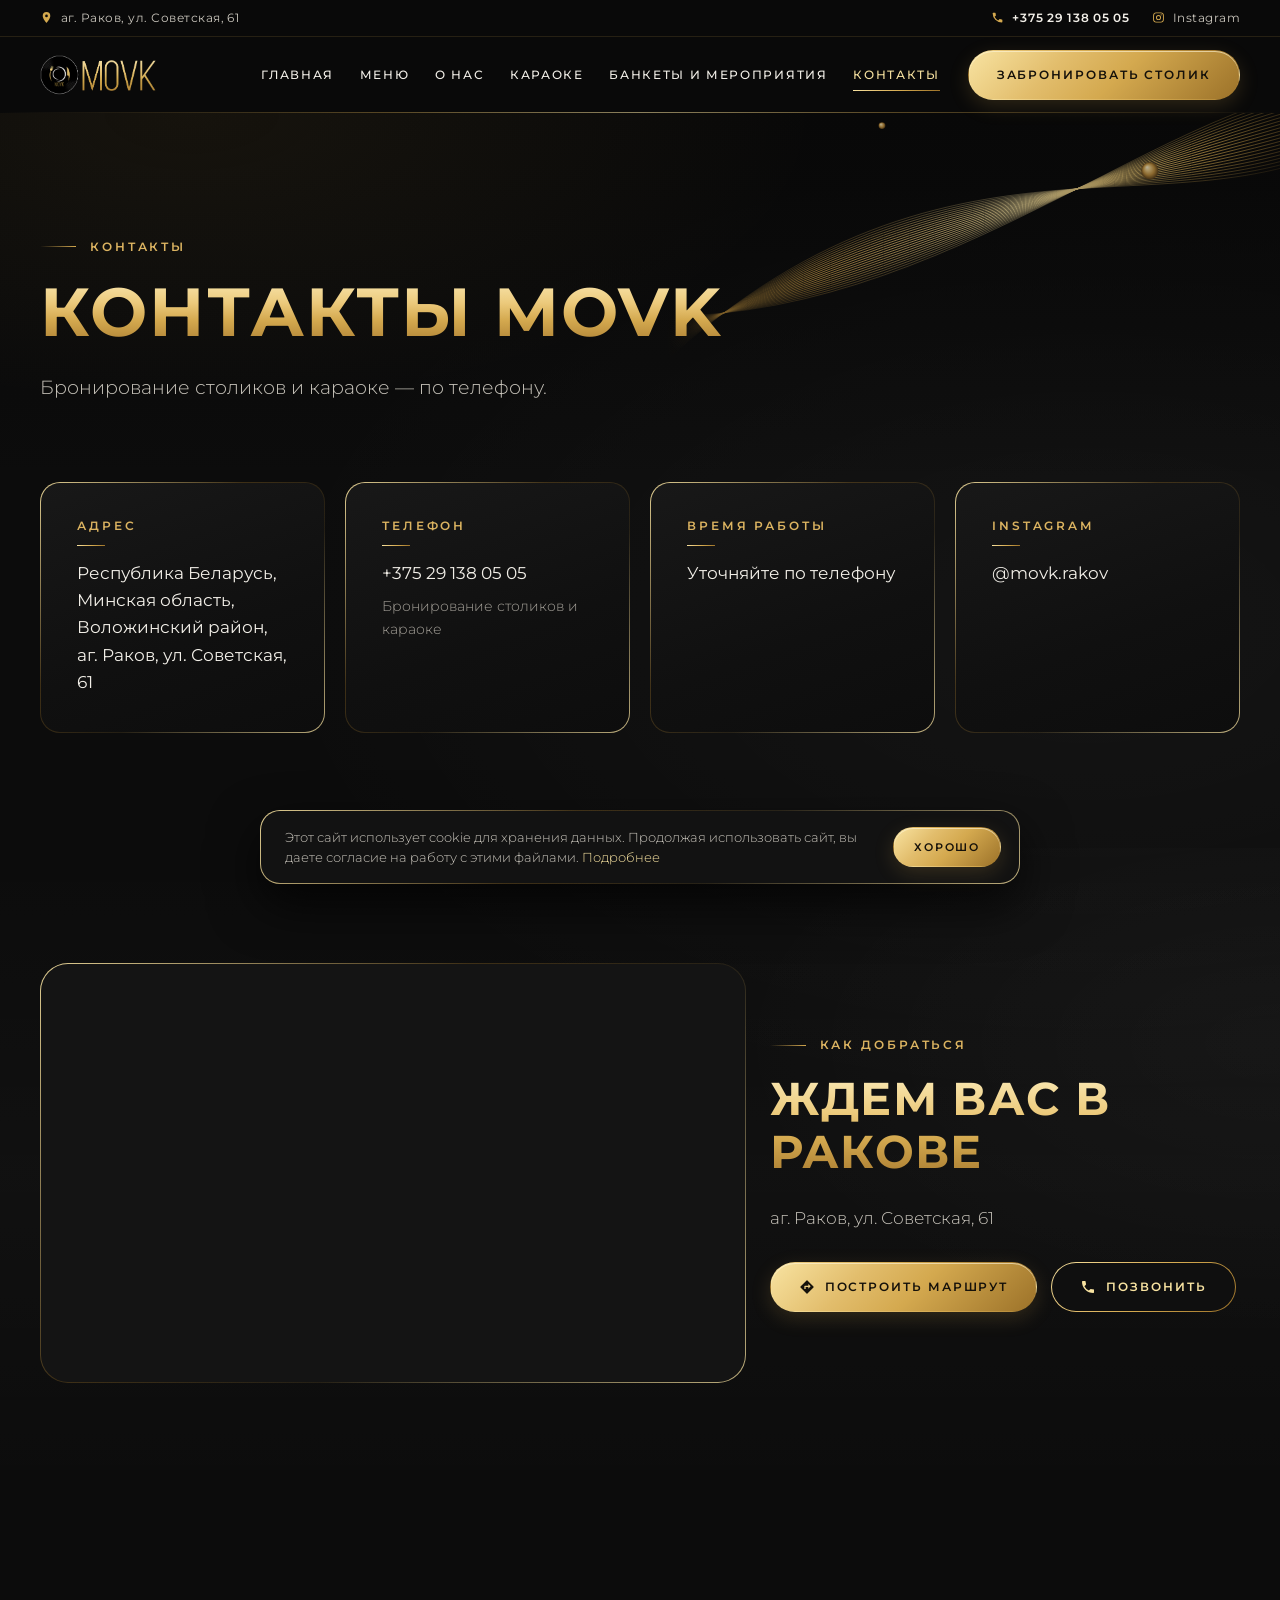
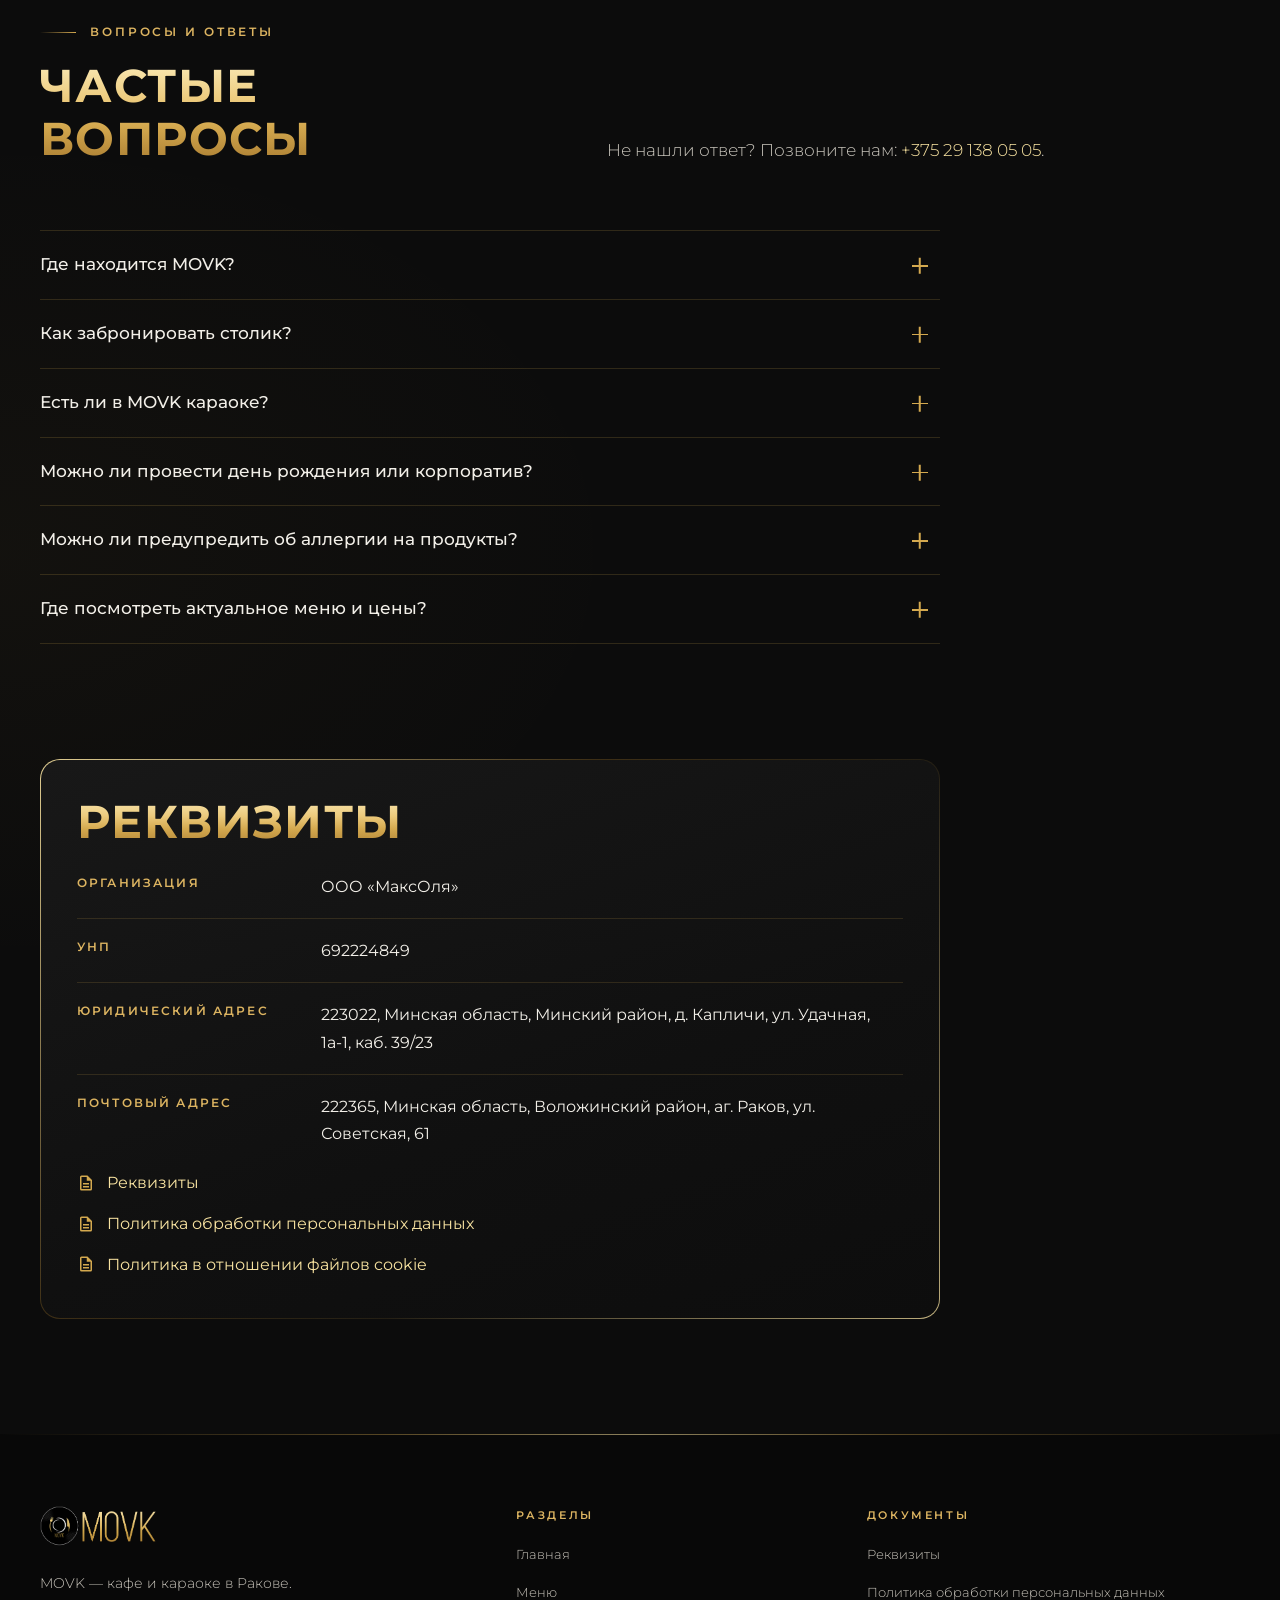
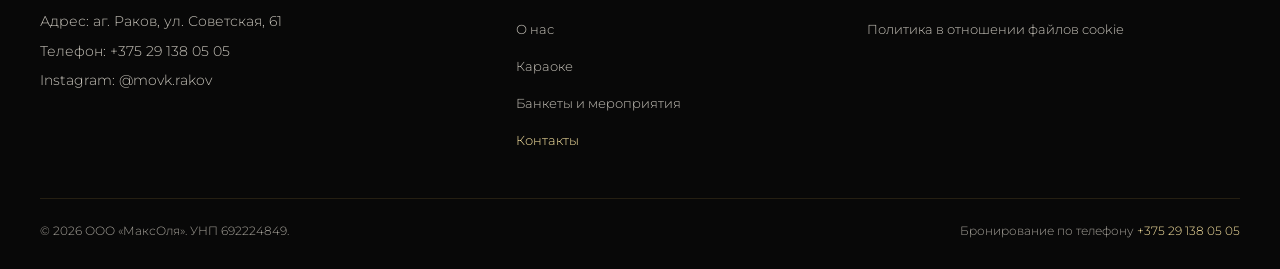
<file: contacts.html>
<!DOCTYPE html>
<html lang="ru">
<head>
  <meta charset="UTF-8">
  <meta name="viewport" content="width=device-width, initial-scale=1">
  <title>Контакты MOVK — адрес и телефон кафе в Ракове</title>
  <meta name="description" content="MOVK: аг. Раков, ул. Советская, 61. Телефон +375 29 138 05 05. Как связаться с кафе и забронировать столик.">
  <!-- Макет: не индексировать. Sitemap, canonical, Open Graph и разметка — в рабочей версии. -->
  <meta name="robots" content="noindex">
  <meta name="theme-color" content="#0b0b0b">
  <link rel="icon" type="image/png" href="assets/favicon.png">

  <link rel="preconnect" href="https://fonts.googleapis.com">
  <link rel="preconnect" href="https://fonts.gstatic.com" crossorigin>
  <link href="https://fonts.googleapis.com/css2?family=Bebas+Neue&family=Montserrat:wght@300;400;500;600;700;800&family=Oswald:wght@300;400;500&display=swap" rel="stylesheet">

  <link rel="stylesheet" href="css/style.css">
  <script>document.documentElement.classList.add('js');if(window.innerWidth<1200)document.documentElement.classList.add('nav-compact');</script>
</head><body>
  <svg width="0" height="0" style="position:absolute" aria-hidden="true" focusable="false">
    <symbol id="i-phone" viewBox="0 0 24 24"><path d="M6.6 10.8a15.2 15.2 0 0 0 6.6 6.6l2.2-2.2a1 1 0 0 1 1-.25 11.4 11.4 0 0 0 3.6.57 1 1 0 0 1 1 1V20a1 1 0 0 1-1 1A17 17 0 0 1 3 4a1 1 0 0 1 1-1h3.5a1 1 0 0 1 1 1c0 1.25.2 2.45.57 3.57a1 1 0 0 1-.25 1z"/></symbol>
    <symbol id="i-pin" viewBox="0 0 24 24"><path d="M12 2a7 7 0 0 0-7 7c0 5.25 7 13 7 13s7-7.75 7-13a7 7 0 0 0-7-7zm0 9.5A2.5 2.5 0 1 1 12 6.5a2.5 2.5 0 0 1 0 5z"/></symbol>
    <symbol id="i-insta" viewBox="0 0 24 24"><path d="M12 7.3A4.7 4.7 0 1 0 16.7 12 4.7 4.7 0 0 0 12 7.3zm0 7.7a3 3 0 1 1 3-3 3 3 0 0 1-3 3zm6-7.9a1.1 1.1 0 1 1-1.1-1.1A1.1 1.1 0 0 1 18 7.1zM21.9 8.2a5.4 5.4 0 0 0-1.5-3.9 5.5 5.5 0 0 0-3.9-1.5C15 2.7 9 2.7 7.5 2.8a5.5 5.5 0 0 0-3.9 1.5 5.5 5.5 0 0 0-1.5 3.9C2 9.8 2 14.2 2.1 15.8a5.4 5.4 0 0 0 1.5 3.9 5.5 5.5 0 0 0 3.9 1.5c1.5.1 7.5.1 9 0a5.4 5.4 0 0 0 3.9-1.5 5.5 5.5 0 0 0 1.5-3.9c.1-1.6.1-6 0-7.6zM19.8 17.6a3 3 0 0 1-1.7 1.7c-1.2.5-4 .4-6.1.4s-4.9.1-6.1-.4a3 3 0 0 1-1.7-1.7C3.7 16.4 3.8 13.6 3.8 12s-.1-4.4.4-5.6a3 3 0 0 1 1.7-1.7C7.1 4.2 9.9 4.3 12 4.3s4.9-.1 6.1.4a3 3 0 0 1 1.7 1.7c.5 1.2.4 4 .4 5.6s.1 4.4-.4 5.6z"/></symbol>
    <symbol id="i-clock" viewBox="0 0 24 24"><path d="M12 2a10 10 0 1 0 10 10A10 10 0 0 0 12 2zm0 18a8 8 0 1 1 8-8 8 8 0 0 1-8 8zm.5-13H11v6l5.2 3.2.8-1.3-4.5-2.7z"/></symbol>
    <symbol id="i-doc" viewBox="0 0 24 24"><path d="M14 2H6a2 2 0 0 0-2 2v16a2 2 0 0 0 2 2h12a2 2 0 0 0 2-2V8zm4 18H6V4h7v5h5zM8 12h8v2H8zm0 4h8v2H8z"/></symbol>
    <symbol id="i-route" viewBox="0 0 24 24"><path d="M21.7 11.3l-9-9a1 1 0 0 0-1.4 0l-9 9a1 1 0 0 0 0 1.4l9 9a1 1 0 0 0 1.4 0l9-9a1 1 0 0 0 0-1.4zM14 14.5V12h-4v3H8v-4a1 1 0 0 1 1-1h5V7.5l3.5 3.5z"/></symbol>
  </svg>
  <a class="skip-link" href="#main">Перейти к содержимому</a>

  <header class="site-header" id="top">
    <div class="topbar">
      <div class="container topbar-inner">
        <p class="topbar-address"><svg class="icon" aria-hidden="true" focusable="false"><use href="#i-pin"></use></svg><span>аг. Раков, ул. Советская, 61</span></p>
        <div class="topbar-links">
          <a class="topbar-phone" href="tel:+375291380505"><svg class="icon" aria-hidden="true" focusable="false"><use href="#i-phone"></use></svg><span>+375 29 138 05 05</span></a>
          <a href="https://www.instagram.com/movk.rakov" target="_blank" rel="noopener"><svg class="icon" aria-hidden="true" focusable="false"><use href="#i-insta"></use></svg><span>Instagram</span></a>
        </div>
      </div>
    </div>
    <div class="container header-inner">
      <a class="logo" href="index.html" aria-label="MOVK — на главную">
        <img src="assets/logo-gold.png" alt="Логотип кафе MOVK" width="140" height="48">
      </a>

      <nav class="nav" id="site-nav" aria-label="Основное меню">
        <ul class="nav-list">
          <li><a href="index.html">Главная</a></li>
          <li><a href="menu.html">Меню</a></li>
          <li><a href="about.html">О нас</a></li>
          <li><a href="karaoke.html">Караоке</a></li>
          <li><a href="events.html">Банкеты и мероприятия</a></li>
          <li><a href="contacts.html" aria-current="page">Контакты</a></li>
        </ul>
        <a class="btn btn-primary nav-cta-mobile" href="tel:+375291380505"><svg class="icon" aria-hidden="true" focusable="false"><use href="#i-phone"></use></svg>Забронировать столик</a>
      </nav>

      <a class="btn btn-primary header-cta" href="tel:+375291380505">Забронировать столик</a>

      <button class="burger" type="button" aria-controls="site-nav" aria-expanded="false" aria-label="Открыть меню">
        <span></span><span></span><span></span>
      </button>
    </div>
  </header>

  <main id="main">
    <section class="page-hero deco deco-tr" aria-labelledby="page-title">
      <div class="container">
        <p class="eyebrow">Контакты</p>
        <h1 class="page-title" id="page-title">Контакты MOVK</h1>
        <p class="lead">Бронирование столиков и караоке — по телефону.</p>
      </div>
    </section>

    <section class="section section-tight" aria-label="Контактные данные">
      <div class="container">
        <div class="contact-cards">
          <div class="card reveal">
            <h2 class="contact-title">Адрес</h2>
            <address class="contact-text">Республика Беларусь, Минская область, Воложинский район, аг. Раков, ул. Советская, 61</address>
          </div>
          <div class="card reveal">
            <h2 class="contact-title">Телефон</h2>
            <p class="contact-text"><a href="tel:+375291380505">+375 29 138 05 05</a></p>
            <p class="note" style="margin-top:8px">Бронирование столиков и караоке</p>
          </div>
          <div class="card reveal">
            <h2 class="contact-title">Время работы</h2>
            <!-- ПРОВЕРИТЬ: график работы кафе и караоке на movk.by не указан -->
            <p class="contact-text">Уточняйте по телефону</p>
          </div>
          <div class="card reveal">
            <h2 class="contact-title">Instagram</h2>
            <p class="contact-text"><a href="https://www.instagram.com/movk.rakov" target="_blank" rel="noopener">@movk.rakov<span class="vh"> (откроется в новой вкладке)</span></a></p>
          </div>
        </div>
      </div>
    </section>

    <section class="section section-alt" aria-labelledby="map-title">
      <div class="container map">
        <div class="map-frame reveal">
          <!-- ПРОВЕРИТЬ: геометка (координаты из короткой ссылки yandex.by/maps/-/CDFxmZlb) -->
          <iframe src="https://yandex.by/map-widget/v1/?ll=27.044761%2C53.971551&amp;z=16&amp;pt=27.044761%2C53.971551%2Cpm2rdm" title="Карта: MOVK, аг. Раков, ул. Советская, 61" loading="lazy" allowfullscreen></iframe>
        </div>
        <div class="map-side reveal">
          <p class="eyebrow">Как добраться</p>
          <h2 class="section-title" id="map-title">Ждем вас в Ракове</h2>
          <p class="text">аг. Раков, ул. Советская, 61</p>
          <div class="actions">
            <a class="btn btn-primary" href="https://yandex.by/maps/-/CDFxmZlb" target="_blank" rel="noopener"><svg class="icon" aria-hidden="true" focusable="false"><use href="#i-route"></use></svg>Построить маршрут<span class="vh"> (откроется в новой вкладке)</span></a>
            <a class="btn btn-outline" href="tel:+375291380505"><svg class="icon" aria-hidden="true" focusable="false"><use href="#i-phone"></use></svg>Позвонить</a>
          </div>
        </div>
      </div>
    </section>

    <section class="section" aria-labelledby="faq-title">
      <div class="container">
        <div class="section-head reveal">
          <div>
            <p class="eyebrow">Вопросы и ответы</p>
            <h2 class="section-title" id="faq-title">Частые вопросы</h2>
          </div>
          <p class="text">Не нашли ответ? Позвоните нам: <a class="link" href="tel:+375291380505">+375 29 138 05 05</a>.</p>
        </div>
        <div class="faq reveal">
          <details class="faq-item">
            <summary>Где находится MOVK?</summary>
            <p>Мы находимся в агрогородке Раков по адресу: ул. Советская, 61.</p>
          </details>
          <details class="faq-item">
            <summary>Как забронировать столик?</summary>
            <p>Позвоните по номеру <a class="link" href="tel:+375291380505">+375 29 138 05 05</a>. Бронирование подтверждается администратором.</p>
          </details>
          <details class="faq-item">
            <summary>Есть ли в MOVK караоке?</summary>
            <p>Да, в кафе есть отдельный караоке-зал. Условия и доступные даты уточняйте по телефону.</p>
          </details>
          <details class="faq-item">
            <summary>Можно ли провести день рождения или корпоратив?</summary>
            <p>MOVK принимает запросы на банкеты, корпоративы, дни рождения и другие мероприятия. Свяжитесь с нами, чтобы согласовать детали.</p>
          </details>
          <details class="faq-item">
            <summary>Можно ли предупредить об аллергии на продукты?</summary>
            <p>Да. Обязательно сообщите официанту об аллергии или пищевой непереносимости до оформления заказа.</p>
          </details>
          <details class="faq-item">
            <summary>Где посмотреть актуальное меню и цены?</summary>
            <p>На странице <a class="link" href="menu.html">«Меню»</a>. Перед визитом можно уточнить наличие блюд и текущие цены по телефону.</p>
          </details>
        </div>
      </div>
    </section>

    <section class="section section-tight" aria-labelledby="req-title">
      <div class="container">
        <div class="card reveal" style="max-width:900px">
          <h2 class="section-title" id="req-title">Реквизиты</h2>
          <!-- ПРОВЕРИТЬ: банковские счета не публикуются (в PDF реквизитов и в политике разные счета); политика ПД требует юридической проверки -->
          <dl class="info-list">
            <div><dt>Организация</dt><dd>ООО «МаксОля»</dd></div>
            <div><dt>УНП</dt><dd>692224849</dd></div>
            <div><dt>Юридический адрес</dt><dd>223022, Минская область, Минский район, д. Капличи, ул. Удачная, 1а-1, каб. 39/23</dd></div>
            <div><dt>Почтовый адрес</dt><dd>222365, Минская область, Воложинский район, аг. Раков, ул. Советская, 61</dd></div>
          </dl>
          <ul class="docs">
            <li><a href="https://movk.by/recvizity.pdf" target="_blank" rel="noopener"><svg class="icon" aria-hidden="true" focusable="false"><use href="#i-doc"></use></svg><span>Реквизиты</span><span class="vh"> (PDF, откроется в новой вкладке)</span></a></li>
            <li><a href="https://movk.by/obrabotka-personalnyh-dannyh-movk.pdf" target="_blank" rel="noopener"><svg class="icon" aria-hidden="true" focusable="false"><use href="#i-doc"></use></svg><span>Политика обработки персональных данных</span><span class="vh"> (PDF, откроется в новой вкладке)</span></a></li>
            <li><a href="https://movk.by/politika-v-otnoshenii-fajlov-cookie-movk.pdf" target="_blank" rel="noopener"><svg class="icon" aria-hidden="true" focusable="false"><use href="#i-doc"></use></svg><span>Политика в отношении файлов cookie</span><span class="vh"> (PDF, откроется в новой вкладке)</span></a></li>
          </ul>
        </div>
      </div>
    </section>
  </main>

  <footer class="site-footer">
    <div class="container">
      <div class="footer-grid">
        <div>
          <a class="logo" href="index.html" aria-label="MOVK — на главную">
            <img src="assets/logo-gold.png" alt="Логотип кафе MOVK" width="140" height="48" loading="lazy">
          </a>
          <p class="footer-tagline">MOVK — кафе и караоке в Ракове.</p>
          <address class="footer-contacts">
            <span>Адрес: аг. Раков, ул. Советская, 61</span>
            <a href="tel:+375291380505">Телефон: +375 29 138 05 05</a>
            <a href="https://www.instagram.com/movk.rakov" target="_blank" rel="noopener">Instagram: @movk.rakov</a>
          </address>
        </div>
        <nav aria-label="Меню в подвале">
          <p class="footer-heading">Разделы</p>
          <ul class="footer-links">
            <li><a href="index.html">Главная</a></li>
            <li><a href="menu.html">Меню</a></li>
            <li><a href="about.html">О нас</a></li>
            <li><a href="karaoke.html">Караоке</a></li>
            <li><a href="events.html">Банкеты и мероприятия</a></li>
            <li><a href="contacts.html" aria-current="page">Контакты</a></li>
          </ul>
        </nav>
        <div>
          <p class="footer-heading">Документы</p>
          <ul class="footer-links">
            <li><a href="https://movk.by/recvizity.pdf" target="_blank" rel="noopener">Реквизиты<span class="vh"> (PDF, откроется в новой вкладке)</span></a></li>
            <li><a href="https://movk.by/obrabotka-personalnyh-dannyh-movk.pdf" target="_blank" rel="noopener">Политика обработки персональных данных<span class="vh"> (PDF, откроется в новой вкладке)</span></a></li>
            <li><a href="https://movk.by/politika-v-otnoshenii-fajlov-cookie-movk.pdf" target="_blank" rel="noopener">Политика в отношении файлов cookie<span class="vh"> (PDF, откроется в новой вкладке)</span></a></li>
          </ul>
        </div>
      </div>
      <div class="footer-bottom">
        <p>© 2026 ООО «МаксОля». УНП 692224849.</p>
        <p>Бронирование по телефону <a class="link" href="tel:+375291380505">+375 29 138 05 05</a></p>
      </div>
    </div>
  </footer>

  <div class="cookie" id="cookie" role="region" aria-label="Уведомление о cookie" hidden>
    <p>Этот сайт использует cookie для хранения данных. Продолжая использовать сайт, вы даете согласие на работу с этими файлами. <a class="link" href="https://movk.by/politika-v-otnoshenii-fajlov-cookie-movk.pdf" target="_blank" rel="noopener">Подробнее<span class="vh"> (PDF, откроется в новой вкладке)</span></a></p>
    <button class="btn btn-primary btn-sm" type="button" data-cookie-ok>Хорошо</button>
  </div>

  <script src="js/main.js" defer></script>
</body>
</html>
</file>
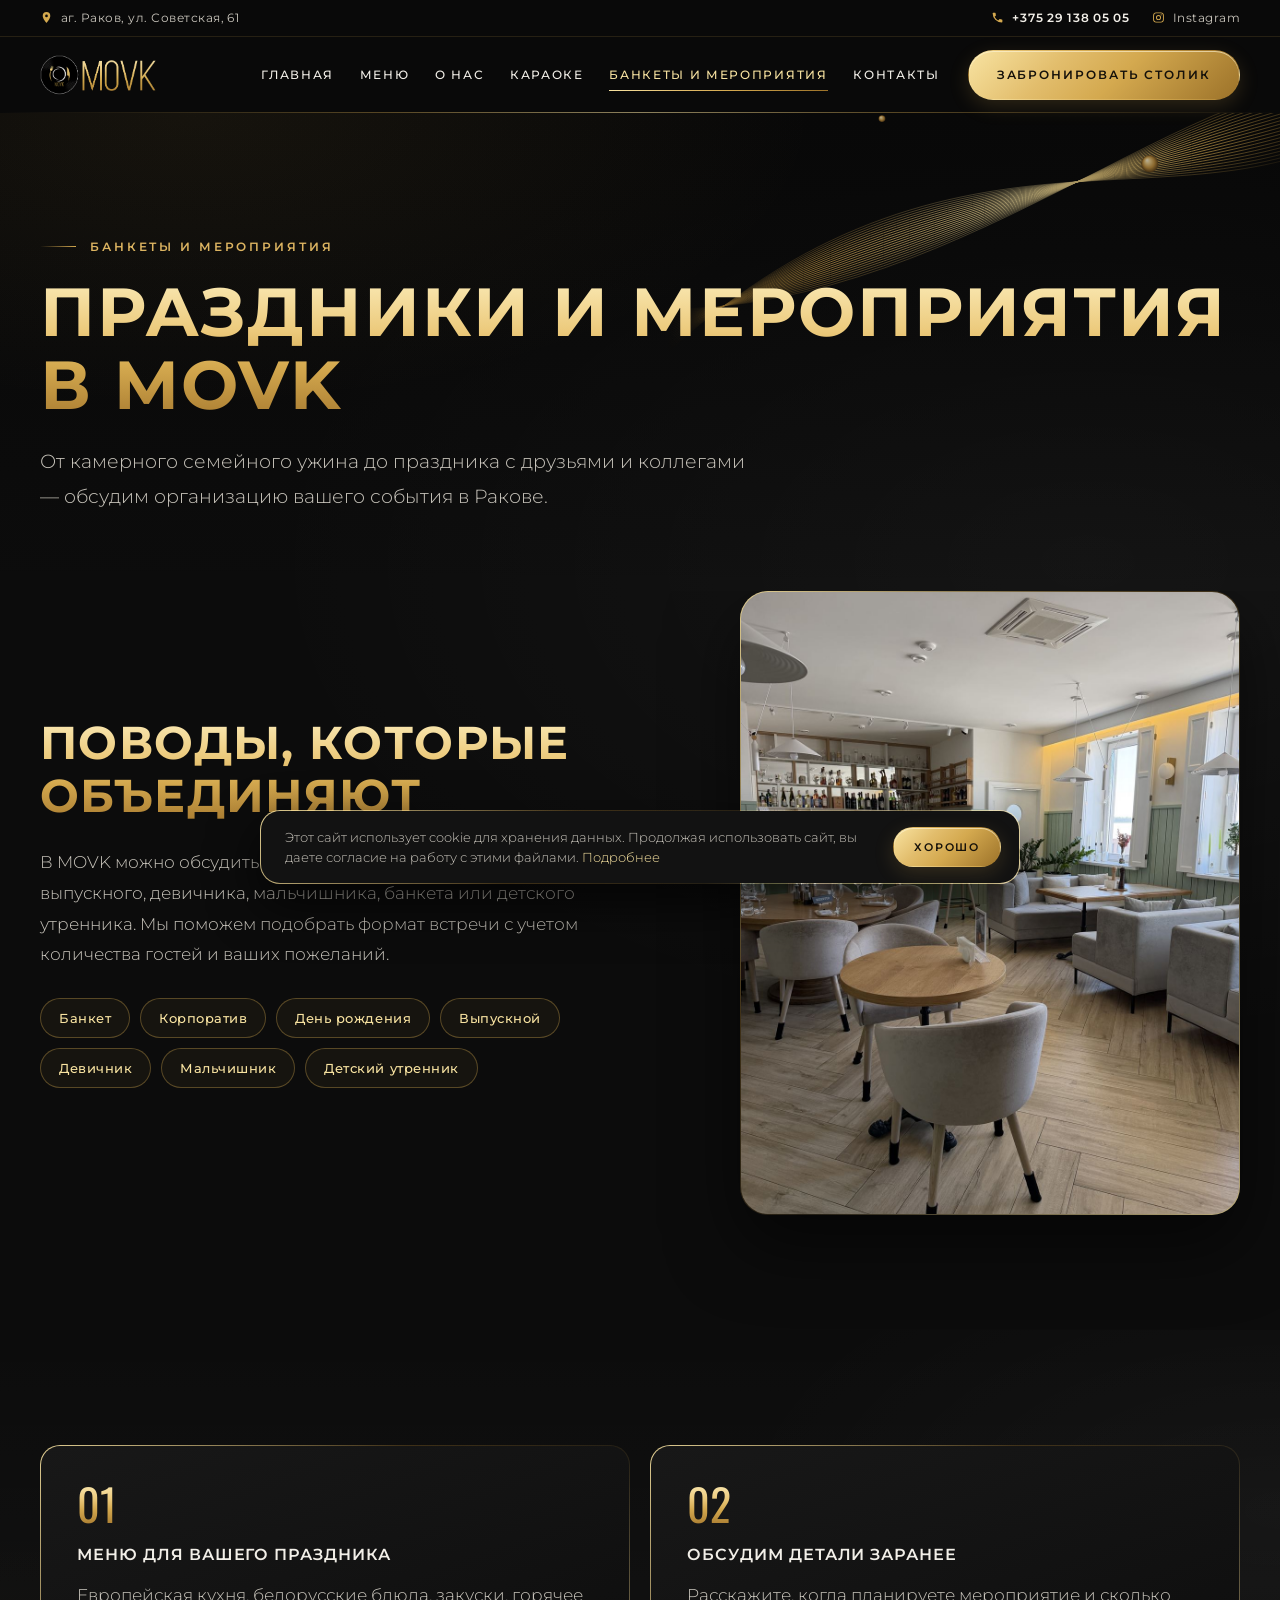
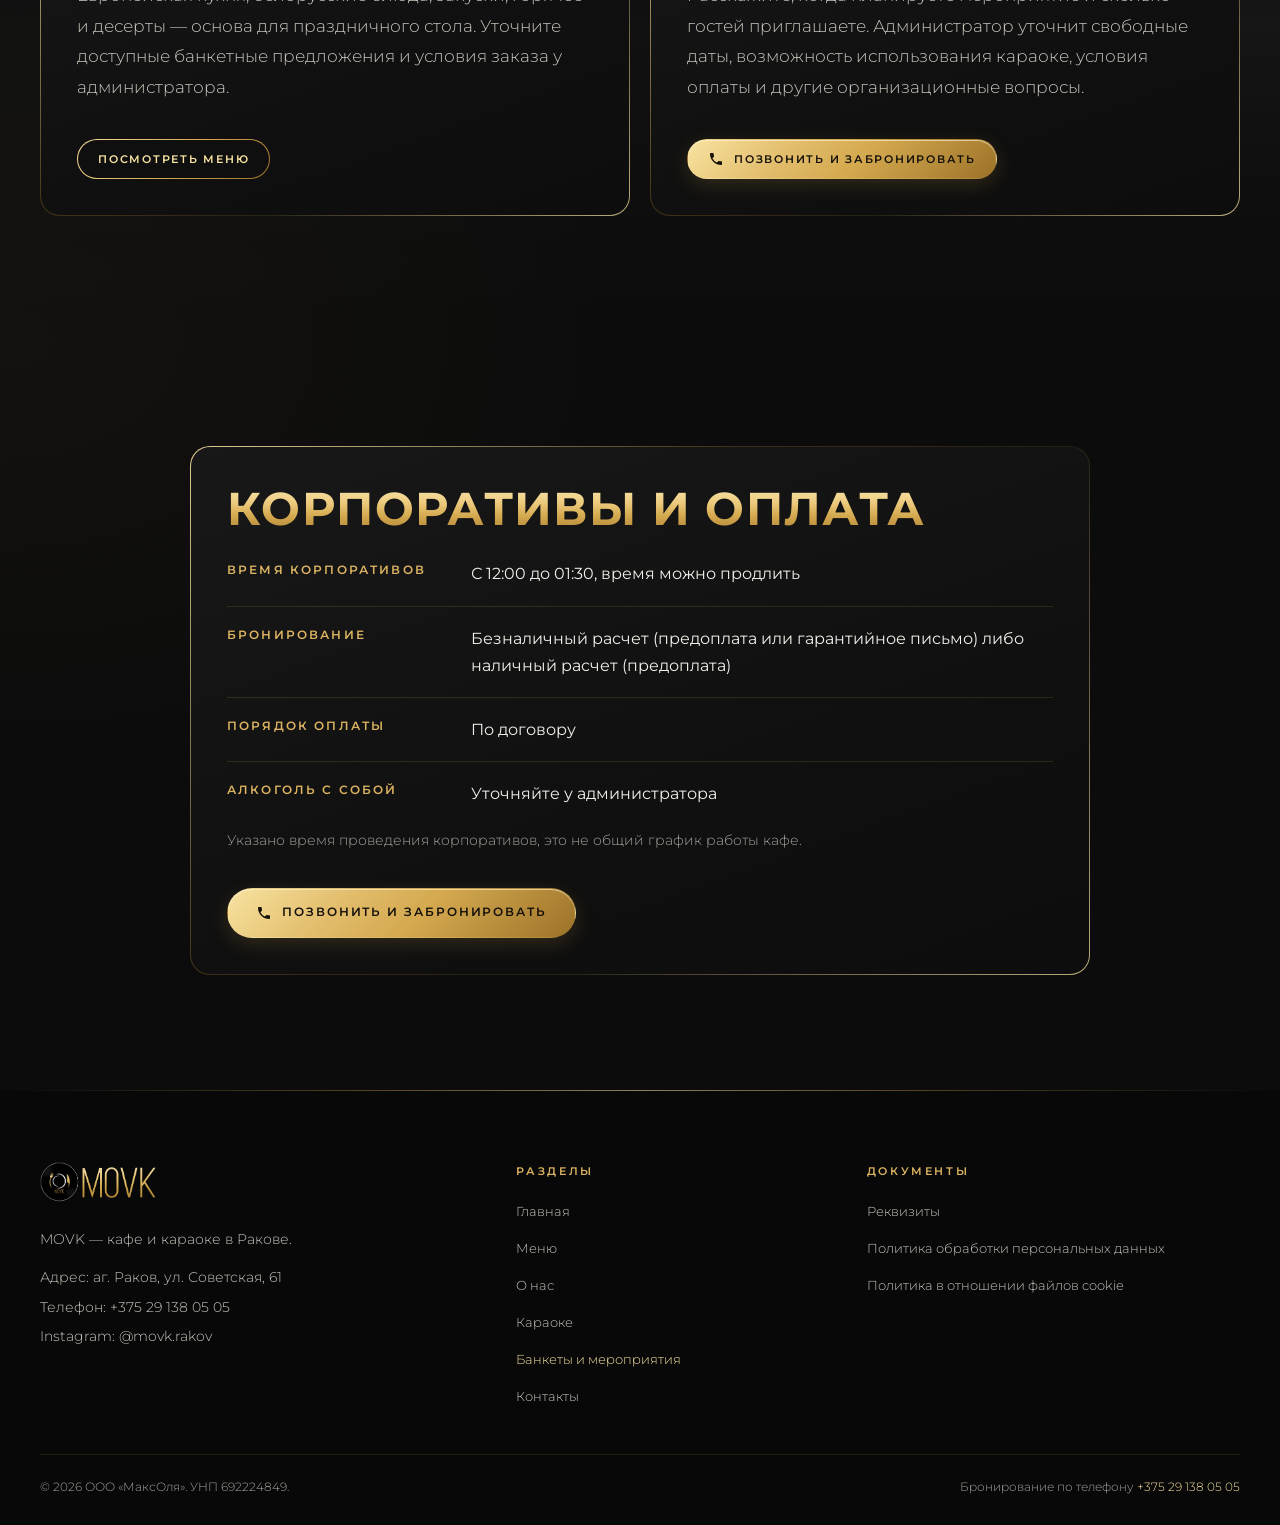
<file: events.html>
<!DOCTYPE html>
<html lang="ru">
<head>
  <meta charset="UTF-8">
  <meta name="viewport" content="width=device-width, initial-scale=1">
  <title>Банкеты и корпоративы в Ракове — MOVK</title>
  <meta name="description" content="Дни рождения, корпоративы, выпускные и праздничные встречи в MOVK. Обсудите меню, формат и бронирование мероприятия.">
  <!-- Макет: не индексировать. Sitemap, canonical, Open Graph и разметка — в рабочей версии. -->
  <meta name="robots" content="noindex">
  <meta name="theme-color" content="#0b0b0b">
  <link rel="icon" type="image/png" href="assets/favicon.png">

  <link rel="preconnect" href="https://fonts.googleapis.com">
  <link rel="preconnect" href="https://fonts.gstatic.com" crossorigin>
  <link href="https://fonts.googleapis.com/css2?family=Bebas+Neue&family=Montserrat:wght@300;400;500;600;700;800&family=Oswald:wght@300;400;500&display=swap" rel="stylesheet">

  <link rel="stylesheet" href="css/style.css">
  <script>document.documentElement.classList.add('js');if(window.innerWidth<1200)document.documentElement.classList.add('nav-compact');</script>
</head><body>
  <svg width="0" height="0" style="position:absolute" aria-hidden="true" focusable="false">
    <symbol id="i-phone" viewBox="0 0 24 24"><path d="M6.6 10.8a15.2 15.2 0 0 0 6.6 6.6l2.2-2.2a1 1 0 0 1 1-.25 11.4 11.4 0 0 0 3.6.57 1 1 0 0 1 1 1V20a1 1 0 0 1-1 1A17 17 0 0 1 3 4a1 1 0 0 1 1-1h3.5a1 1 0 0 1 1 1c0 1.25.2 2.45.57 3.57a1 1 0 0 1-.25 1z"/></symbol>
    <symbol id="i-pin" viewBox="0 0 24 24"><path d="M12 2a7 7 0 0 0-7 7c0 5.25 7 13 7 13s7-7.75 7-13a7 7 0 0 0-7-7zm0 9.5A2.5 2.5 0 1 1 12 6.5a2.5 2.5 0 0 1 0 5z"/></symbol>
    <symbol id="i-insta" viewBox="0 0 24 24"><path d="M12 7.3A4.7 4.7 0 1 0 16.7 12 4.7 4.7 0 0 0 12 7.3zm0 7.7a3 3 0 1 1 3-3 3 3 0 0 1-3 3zm6-7.9a1.1 1.1 0 1 1-1.1-1.1A1.1 1.1 0 0 1 18 7.1zM21.9 8.2a5.4 5.4 0 0 0-1.5-3.9 5.5 5.5 0 0 0-3.9-1.5C15 2.7 9 2.7 7.5 2.8a5.5 5.5 0 0 0-3.9 1.5 5.5 5.5 0 0 0-1.5 3.9C2 9.8 2 14.2 2.1 15.8a5.4 5.4 0 0 0 1.5 3.9 5.5 5.5 0 0 0 3.9 1.5c1.5.1 7.5.1 9 0a5.4 5.4 0 0 0 3.9-1.5 5.5 5.5 0 0 0 1.5-3.9c.1-1.6.1-6 0-7.6zM19.8 17.6a3 3 0 0 1-1.7 1.7c-1.2.5-4 .4-6.1.4s-4.9.1-6.1-.4a3 3 0 0 1-1.7-1.7C3.7 16.4 3.8 13.6 3.8 12s-.1-4.4.4-5.6a3 3 0 0 1 1.7-1.7C7.1 4.2 9.9 4.3 12 4.3s4.9-.1 6.1.4a3 3 0 0 1 1.7 1.7c.5 1.2.4 4 .4 5.6s.1 4.4-.4 5.6z"/></symbol>
    <symbol id="i-clock" viewBox="0 0 24 24"><path d="M12 2a10 10 0 1 0 10 10A10 10 0 0 0 12 2zm0 18a8 8 0 1 1 8-8 8 8 0 0 1-8 8zm.5-13H11v6l5.2 3.2.8-1.3-4.5-2.7z"/></symbol>
    <symbol id="i-doc" viewBox="0 0 24 24"><path d="M14 2H6a2 2 0 0 0-2 2v16a2 2 0 0 0 2 2h12a2 2 0 0 0 2-2V8zm4 18H6V4h7v5h5zM8 12h8v2H8zm0 4h8v2H8z"/></symbol>
    <symbol id="i-route" viewBox="0 0 24 24"><path d="M21.7 11.3l-9-9a1 1 0 0 0-1.4 0l-9 9a1 1 0 0 0 0 1.4l9 9a1 1 0 0 0 1.4 0l9-9a1 1 0 0 0 0-1.4zM14 14.5V12h-4v3H8v-4a1 1 0 0 1 1-1h5V7.5l3.5 3.5z"/></symbol>
  </svg>
  <a class="skip-link" href="#main">Перейти к содержимому</a>

  <header class="site-header" id="top">
    <div class="topbar">
      <div class="container topbar-inner">
        <p class="topbar-address"><svg class="icon" aria-hidden="true" focusable="false"><use href="#i-pin"></use></svg><span>аг. Раков, ул. Советская, 61</span></p>
        <div class="topbar-links">
          <a class="topbar-phone" href="tel:+375291380505"><svg class="icon" aria-hidden="true" focusable="false"><use href="#i-phone"></use></svg><span>+375 29 138 05 05</span></a>
          <a href="https://www.instagram.com/movk.rakov" target="_blank" rel="noopener"><svg class="icon" aria-hidden="true" focusable="false"><use href="#i-insta"></use></svg><span>Instagram</span></a>
        </div>
      </div>
    </div>
    <div class="container header-inner">
      <a class="logo" href="index.html" aria-label="MOVK — на главную">
        <img src="assets/logo-gold.png" alt="Логотип кафе MOVK" width="140" height="48">
      </a>

      <nav class="nav" id="site-nav" aria-label="Основное меню">
        <ul class="nav-list">
          <li><a href="index.html">Главная</a></li>
          <li><a href="menu.html">Меню</a></li>
          <li><a href="about.html">О нас</a></li>
          <li><a href="karaoke.html">Караоке</a></li>
          <li><a href="events.html" aria-current="page">Банкеты и мероприятия</a></li>
          <li><a href="contacts.html">Контакты</a></li>
        </ul>
        <a class="btn btn-primary nav-cta-mobile" href="tel:+375291380505"><svg class="icon" aria-hidden="true" focusable="false"><use href="#i-phone"></use></svg>Забронировать столик</a>
      </nav>

      <a class="btn btn-primary header-cta" href="tel:+375291380505">Забронировать столик</a>

      <button class="burger" type="button" aria-controls="site-nav" aria-expanded="false" aria-label="Открыть меню">
        <span></span><span></span><span></span>
      </button>
    </div>
  </header>

  <main id="main">
    <section class="page-hero deco deco-tr" aria-labelledby="page-title">
      <div class="container">
        <p class="eyebrow">Банкеты и мероприятия</p>
        <h1 class="page-title" id="page-title">Праздники и мероприятия в MOVK</h1>
        <p class="lead">От камерного семейного ужина до праздника с друзьями и коллегами — обсудим организацию вашего события в Ракове.</p>
      </div>
    </section>

    <section class="section section-tight" aria-labelledby="occasions-title">
      <div class="container split">
        <div class="reveal">
          <h2 class="section-title" id="occasions-title">Поводы, которые объединяют</h2>
          <p class="text">В MOVK можно обсудить проведение дня рождения, корпоратива, выпускного, девичника, мальчишника, банкета или детского утренника. Мы поможем подобрать формат встречи с учетом количества гостей и ваших пожеланий.</p>
          <ul class="tags" aria-label="Форматы мероприятий">
            <li>Банкет</li><li>Корпоратив</li><li>День рождения</li><li>Выпускной</li>
            <li>Девичник</li><li>Мальчишник</li><li>Детский утренник</li>
          </ul>
        </div>
        <figure class="media-frame reveal">
          <img src="assets/interior-1080.jpg" alt="Зал кафе MOVK с мягкими диванами и столами у окон" width="1080" height="1440" loading="lazy">
        </figure>
      </div>
    </section>

    <section class="section section-alt" aria-label="Меню и организация">
      <div class="container">
        <div class="features" style="grid-template-columns:repeat(auto-fit,minmax(min(100%,320px),1fr))">
          <article class="card feature reveal">
            <h2 class="card-title">Меню для вашего праздника</h2>
            <p class="text">Европейская кухня, белорусские блюда, закуски, горячее и десерты — основа для праздничного стола. Уточните доступные банкетные предложения и условия заказа у администратора.</p>
            <div class="actions"><a class="btn btn-outline btn-sm" href="menu.html">Посмотреть меню</a></div>
          </article>
          <article class="card feature reveal">
            <h2 class="card-title">Обсудим детали заранее</h2>
            <p class="text">Расскажите, когда планируете мероприятие и сколько гостей приглашаете. Администратор уточнит свободные даты, возможность использования караоке, условия оплаты и другие организационные вопросы.</p>
            <div class="actions"><a class="btn btn-primary btn-sm" href="tel:+375291380505"><svg class="icon" aria-hidden="true" focusable="false"><use href="#i-phone"></use></svg>Позвонить и забронировать</a></div>
          </article>
        </div>
      </div>
    </section>

    <section class="section" aria-labelledby="corp-title">
      <div class="container">
        <div class="card reveal" style="max-width:900px;margin:0 auto">
          <h2 class="section-title" id="corp-title">Корпоративы и оплата</h2>
          <!-- ПРОВЕРИТЬ: время корпоративов 12:00–01:30 и продление, условия бронирования и оплаты, алкоголь с собой -->
          <dl class="info-list">
            <div><dt>Время корпоративов</dt><dd>С 12:00 до 01:30, время можно продлить</dd></div>
            <div><dt>Бронирование</dt><dd>Безналичный расчет (предоплата или гарантийное письмо) либо наличный расчет (предоплата)</dd></div>
            <div><dt>Порядок оплаты</dt><dd>По договору</dd></div>
            <div><dt>Алкоголь с собой</dt><dd>Уточняйте у администратора</dd></div>
          </dl>
          <p class="note" style="margin-top:22px">Указано время проведения корпоративов, это не общий график работы кафе.</p>
          <div class="actions">
            <a class="btn btn-primary" href="tel:+375291380505"><svg class="icon" aria-hidden="true" focusable="false"><use href="#i-phone"></use></svg>Позвонить и забронировать</a>
          </div>
        </div>
      </div>
    </section>
  </main>

  <footer class="site-footer">
    <div class="container">
      <div class="footer-grid">
        <div>
          <a class="logo" href="index.html" aria-label="MOVK — на главную">
            <img src="assets/logo-gold.png" alt="Логотип кафе MOVK" width="140" height="48" loading="lazy">
          </a>
          <p class="footer-tagline">MOVK — кафе и караоке в Ракове.</p>
          <address class="footer-contacts">
            <span>Адрес: аг. Раков, ул. Советская, 61</span>
            <a href="tel:+375291380505">Телефон: +375 29 138 05 05</a>
            <a href="https://www.instagram.com/movk.rakov" target="_blank" rel="noopener">Instagram: @movk.rakov</a>
          </address>
        </div>
        <nav aria-label="Меню в подвале">
          <p class="footer-heading">Разделы</p>
          <ul class="footer-links">
            <li><a href="index.html">Главная</a></li>
            <li><a href="menu.html">Меню</a></li>
            <li><a href="about.html">О нас</a></li>
            <li><a href="karaoke.html">Караоке</a></li>
            <li><a href="events.html" aria-current="page">Банкеты и мероприятия</a></li>
            <li><a href="contacts.html">Контакты</a></li>
          </ul>
        </nav>
        <div>
          <p class="footer-heading">Документы</p>
          <ul class="footer-links">
            <li><a href="https://movk.by/recvizity.pdf" target="_blank" rel="noopener">Реквизиты<span class="vh"> (PDF, откроется в новой вкладке)</span></a></li>
            <li><a href="https://movk.by/obrabotka-personalnyh-dannyh-movk.pdf" target="_blank" rel="noopener">Политика обработки персональных данных<span class="vh"> (PDF, откроется в новой вкладке)</span></a></li>
            <li><a href="https://movk.by/politika-v-otnoshenii-fajlov-cookie-movk.pdf" target="_blank" rel="noopener">Политика в отношении файлов cookie<span class="vh"> (PDF, откроется в новой вкладке)</span></a></li>
          </ul>
        </div>
      </div>
      <div class="footer-bottom">
        <p>© 2026 ООО «МаксОля». УНП 692224849.</p>
        <p>Бронирование по телефону <a class="link" href="tel:+375291380505">+375 29 138 05 05</a></p>
      </div>
    </div>
  </footer>

  <div class="cookie" id="cookie" role="region" aria-label="Уведомление о cookie" hidden>
    <p>Этот сайт использует cookie для хранения данных. Продолжая использовать сайт, вы даете согласие на работу с этими файлами. <a class="link" href="https://movk.by/politika-v-otnoshenii-fajlov-cookie-movk.pdf" target="_blank" rel="noopener">Подробнее<span class="vh"> (PDF, откроется в новой вкладке)</span></a></p>
    <button class="btn btn-primary btn-sm" type="button" data-cookie-ok>Хорошо</button>
  </div>

  <script src="js/main.js" defer></script>
</body>
</html>
</file>
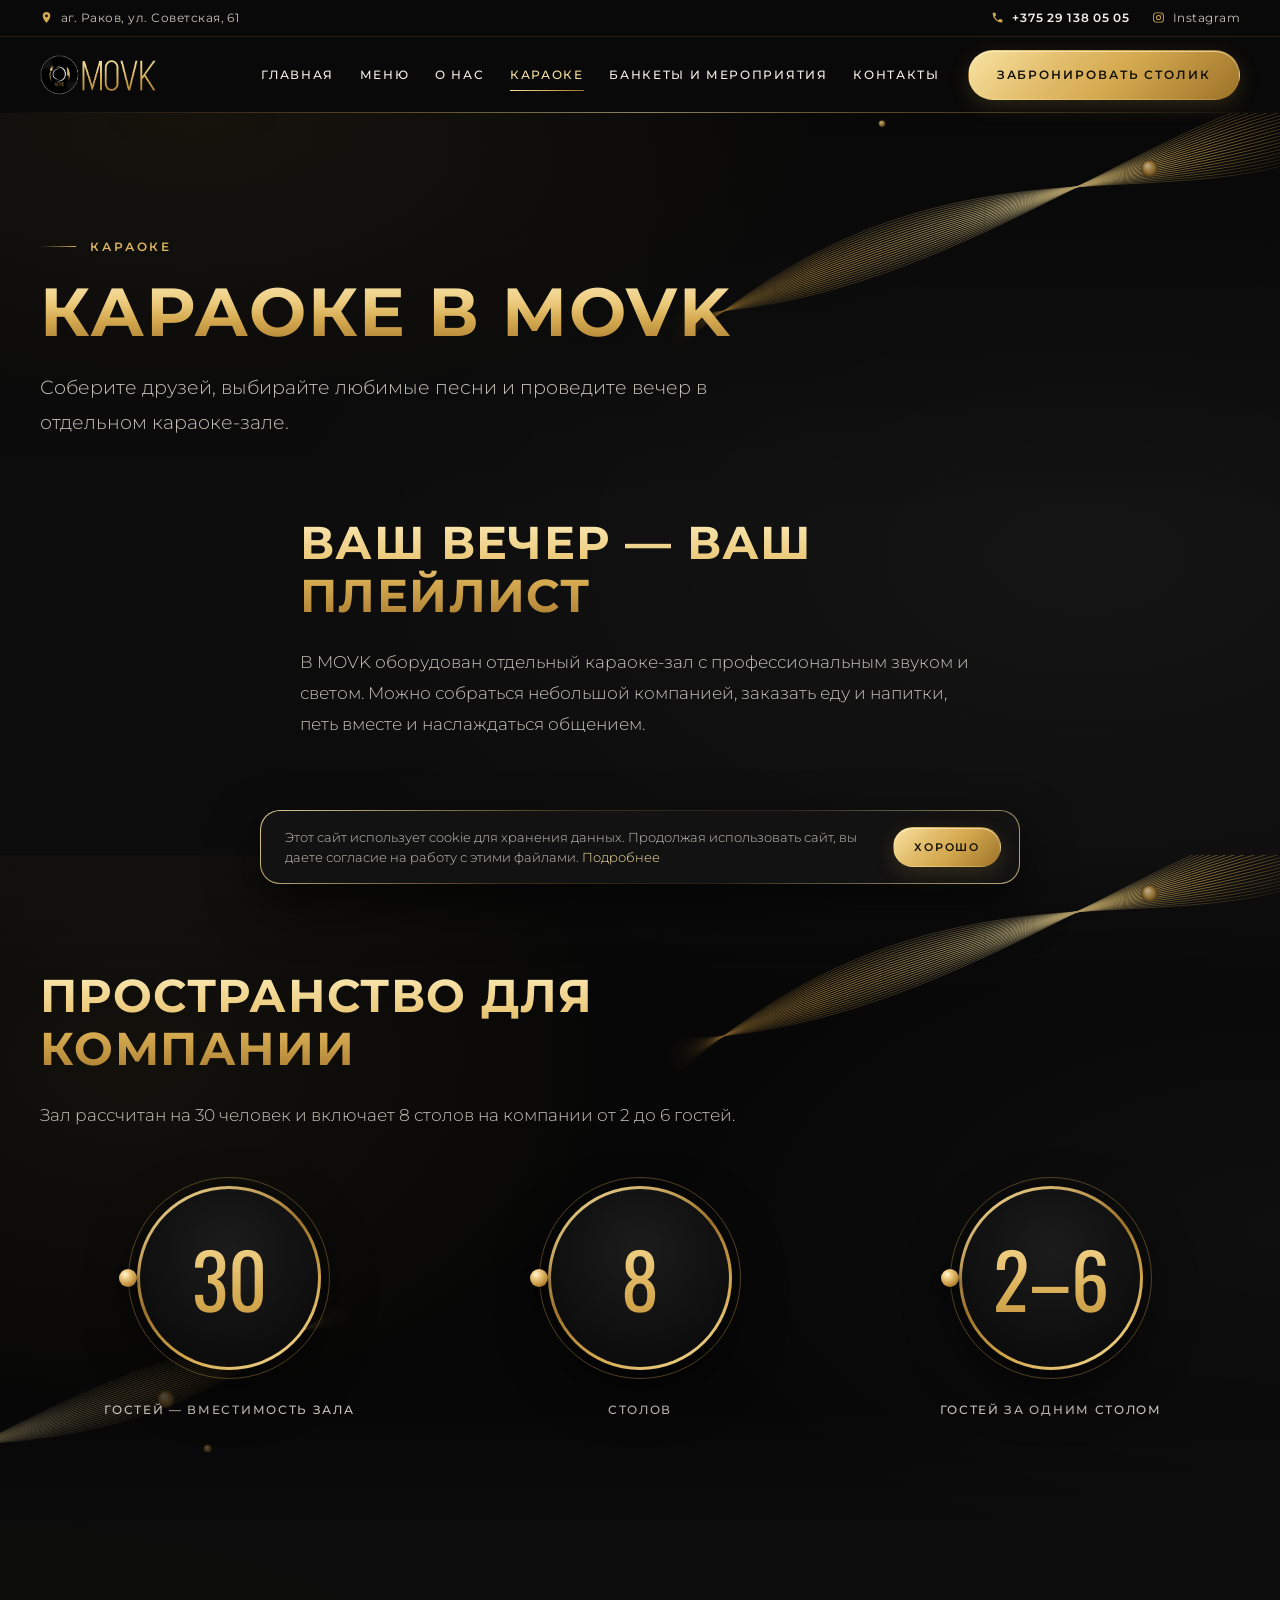
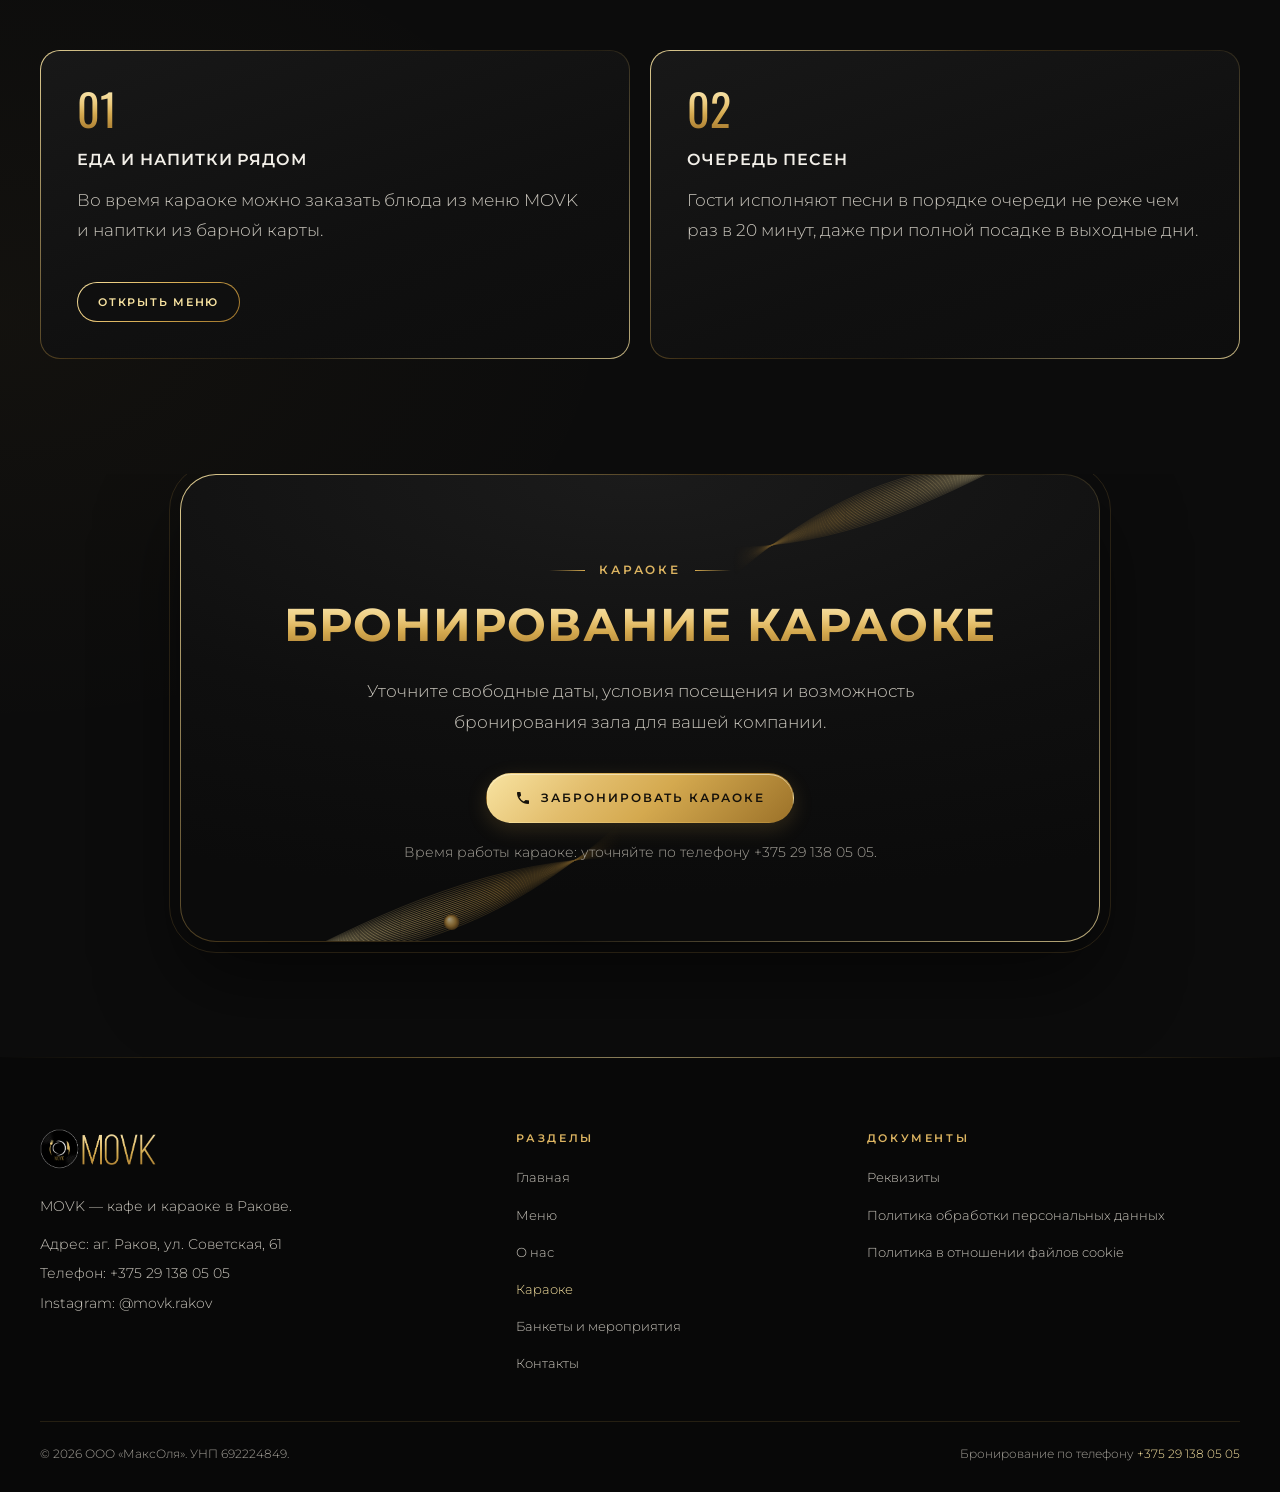
<file: karaoke.html>
<!DOCTYPE html>
<html lang="ru">
<head>
  <meta charset="UTF-8">
  <meta name="viewport" content="width=device-width, initial-scale=1">
  <title>Караоке в Ракове — зал MOVK и бронирование</title>
  <meta name="description" content="Отдельный караоке-зал MOVK в Ракове: профессиональный звук, свет, еда и напитки. Уточните условия и забронируйте вечер.">
  <!-- Макет: не индексировать. Sitemap, canonical, Open Graph и разметка — в рабочей версии. -->
  <meta name="robots" content="noindex">
  <meta name="theme-color" content="#0b0b0b">
  <link rel="icon" type="image/png" href="assets/favicon.png">

  <link rel="preconnect" href="https://fonts.googleapis.com">
  <link rel="preconnect" href="https://fonts.gstatic.com" crossorigin>
  <link href="https://fonts.googleapis.com/css2?family=Bebas+Neue&family=Montserrat:wght@300;400;500;600;700;800&family=Oswald:wght@300;400;500&display=swap" rel="stylesheet">

  <link rel="stylesheet" href="css/style.css">
  <script>document.documentElement.classList.add('js');if(window.innerWidth<1200)document.documentElement.classList.add('nav-compact');</script>
</head><body>
  <svg width="0" height="0" style="position:absolute" aria-hidden="true" focusable="false">
    <symbol id="i-phone" viewBox="0 0 24 24"><path d="M6.6 10.8a15.2 15.2 0 0 0 6.6 6.6l2.2-2.2a1 1 0 0 1 1-.25 11.4 11.4 0 0 0 3.6.57 1 1 0 0 1 1 1V20a1 1 0 0 1-1 1A17 17 0 0 1 3 4a1 1 0 0 1 1-1h3.5a1 1 0 0 1 1 1c0 1.25.2 2.45.57 3.57a1 1 0 0 1-.25 1z"/></symbol>
    <symbol id="i-pin" viewBox="0 0 24 24"><path d="M12 2a7 7 0 0 0-7 7c0 5.25 7 13 7 13s7-7.75 7-13a7 7 0 0 0-7-7zm0 9.5A2.5 2.5 0 1 1 12 6.5a2.5 2.5 0 0 1 0 5z"/></symbol>
    <symbol id="i-insta" viewBox="0 0 24 24"><path d="M12 7.3A4.7 4.7 0 1 0 16.7 12 4.7 4.7 0 0 0 12 7.3zm0 7.7a3 3 0 1 1 3-3 3 3 0 0 1-3 3zm6-7.9a1.1 1.1 0 1 1-1.1-1.1A1.1 1.1 0 0 1 18 7.1zM21.9 8.2a5.4 5.4 0 0 0-1.5-3.9 5.5 5.5 0 0 0-3.9-1.5C15 2.7 9 2.7 7.5 2.8a5.5 5.5 0 0 0-3.9 1.5 5.5 5.5 0 0 0-1.5 3.9C2 9.8 2 14.2 2.1 15.8a5.4 5.4 0 0 0 1.5 3.9 5.5 5.5 0 0 0 3.9 1.5c1.5.1 7.5.1 9 0a5.4 5.4 0 0 0 3.9-1.5 5.5 5.5 0 0 0 1.5-3.9c.1-1.6.1-6 0-7.6zM19.8 17.6a3 3 0 0 1-1.7 1.7c-1.2.5-4 .4-6.1.4s-4.9.1-6.1-.4a3 3 0 0 1-1.7-1.7C3.7 16.4 3.8 13.6 3.8 12s-.1-4.4.4-5.6a3 3 0 0 1 1.7-1.7C7.1 4.2 9.9 4.3 12 4.3s4.9-.1 6.1.4a3 3 0 0 1 1.7 1.7c.5 1.2.4 4 .4 5.6s.1 4.4-.4 5.6z"/></symbol>
    <symbol id="i-clock" viewBox="0 0 24 24"><path d="M12 2a10 10 0 1 0 10 10A10 10 0 0 0 12 2zm0 18a8 8 0 1 1 8-8 8 8 0 0 1-8 8zm.5-13H11v6l5.2 3.2.8-1.3-4.5-2.7z"/></symbol>
    <symbol id="i-doc" viewBox="0 0 24 24"><path d="M14 2H6a2 2 0 0 0-2 2v16a2 2 0 0 0 2 2h12a2 2 0 0 0 2-2V8zm4 18H6V4h7v5h5zM8 12h8v2H8zm0 4h8v2H8z"/></symbol>
    <symbol id="i-route" viewBox="0 0 24 24"><path d="M21.7 11.3l-9-9a1 1 0 0 0-1.4 0l-9 9a1 1 0 0 0 0 1.4l9 9a1 1 0 0 0 1.4 0l9-9a1 1 0 0 0 0-1.4zM14 14.5V12h-4v3H8v-4a1 1 0 0 1 1-1h5V7.5l3.5 3.5z"/></symbol>
  </svg>
  <a class="skip-link" href="#main">Перейти к содержимому</a>

  <header class="site-header" id="top">
    <div class="topbar">
      <div class="container topbar-inner">
        <p class="topbar-address"><svg class="icon" aria-hidden="true" focusable="false"><use href="#i-pin"></use></svg><span>аг. Раков, ул. Советская, 61</span></p>
        <div class="topbar-links">
          <a class="topbar-phone" href="tel:+375291380505"><svg class="icon" aria-hidden="true" focusable="false"><use href="#i-phone"></use></svg><span>+375 29 138 05 05</span></a>
          <a href="https://www.instagram.com/movk.rakov" target="_blank" rel="noopener"><svg class="icon" aria-hidden="true" focusable="false"><use href="#i-insta"></use></svg><span>Instagram</span></a>
        </div>
      </div>
    </div>
    <div class="container header-inner">
      <a class="logo" href="index.html" aria-label="MOVK — на главную">
        <img src="assets/logo-gold.png" alt="Логотип кафе MOVK" width="140" height="48">
      </a>

      <nav class="nav" id="site-nav" aria-label="Основное меню">
        <ul class="nav-list">
          <li><a href="index.html">Главная</a></li>
          <li><a href="menu.html">Меню</a></li>
          <li><a href="about.html">О нас</a></li>
          <li><a href="karaoke.html" aria-current="page">Караоке</a></li>
          <li><a href="events.html">Банкеты и мероприятия</a></li>
          <li><a href="contacts.html">Контакты</a></li>
        </ul>
        <a class="btn btn-primary nav-cta-mobile" href="tel:+375291380505"><svg class="icon" aria-hidden="true" focusable="false"><use href="#i-phone"></use></svg>Забронировать столик</a>
      </nav>

      <a class="btn btn-primary header-cta" href="tel:+375291380505">Забронировать столик</a>

      <button class="burger" type="button" aria-controls="site-nav" aria-expanded="false" aria-label="Открыть меню">
        <span></span><span></span><span></span>
      </button>
    </div>
  </header>

  <main id="main">
    <section class="page-hero deco deco-tr" aria-labelledby="page-title">
      <div class="container">
        <p class="eyebrow">Караоке</p>
        <h1 class="page-title" id="page-title">Караоке в MOVK</h1>
        <p class="lead">Соберите друзей, выбирайте любимые песни и проведите вечер в отдельном караоке-зале.</p>
      </div>
    </section>

    <section class="section section-tight" aria-labelledby="playlist-title">
      <div class="container narrow reveal">
        <h2 class="section-title" id="playlist-title">Ваш вечер — ваш плейлист</h2>
        <p class="text">В MOVK оборудован отдельный караоке-зал с профессиональным звуком и светом. Можно собраться небольшой компанией, заказать еду и напитки, петь вместе и наслаждаться общением.</p>
      </div>
    </section>

    <section class="section section-dark deco" aria-labelledby="space-title">
      <div class="container">
        <div class="narrow reveal">
          <h2 class="section-title" id="space-title">Пространство для компании</h2>
          <!-- ПРОВЕРИТЬ: актуальная вместимость (30), количество столов (8), компании от 2 до 6 гостей, схема рассадки и ограничения -->
          <p class="text">Зал рассчитан на 30 человек и включает 8 столов на компании от 2 до 6 гостей.</p>
        </div>
        <ul class="stats reveal" style="margin-top:56px">
          <li class="stat"><span class="stat-num">30</span><span class="stat-label">гостей — вместимость зала</span></li>
          <li class="stat"><span class="stat-num">8</span><span class="stat-label">столов</span></li>
          <li class="stat"><span class="stat-num">2–6</span><span class="stat-label">гостей за одним столом</span></li>
        </ul>
      </div>
    </section>

    <section class="section" aria-label="Еда, напитки и очередь песен">
      <div class="container">
        <div class="features" style="grid-template-columns:repeat(auto-fit,minmax(min(100%,320px),1fr))">
          <article class="card feature reveal">
            <h2 class="card-title">Еда и напитки рядом</h2>
            <p class="text">Во время караоке можно заказать блюда из меню MOVK и напитки из барной карты.</p>
            <div class="actions"><a class="btn btn-outline btn-sm" href="menu.html">Открыть меню</a></div>
          </article>
          <article class="card feature reveal">
            <h2 class="card-title">Очередь песен</h2>
            <!-- ПРОВЕРИТЬ: правило очередности песен. Формулировка по movk.by/about («не реже, чем раз 20 минут»); в TZ.txt — «не дольше 20 минут» -->
            <p class="text">Гости исполняют песни в порядке очереди не реже чем раз в 20 минут, даже при полной посадке в выходные дни.</p>
          </article>
        </div>
      </div>
    </section>

    <section class="section section-tight" aria-labelledby="karaoke-book-title">
      <div class="container">
        <div class="panel deco reveal">
          <p class="eyebrow eyebrow-center">Караоке</p>
          <h2 class="section-title" id="karaoke-book-title">Бронирование караоке</h2>
          <p class="text">Уточните свободные даты, условия посещения и возможность бронирования зала для вашей компании.</p>
          <div class="actions actions-center">
            <a class="btn btn-primary" href="tel:+375291380505"><svg class="icon" aria-hidden="true" focusable="false"><use href="#i-phone"></use></svg>Забронировать караоке</a>
          </div>
          <p class="note">Время работы караоке: уточняйте по телефону +375 29 138 05 05.</p>
        </div>
      </div>
    </section>
  </main>

  <footer class="site-footer">
    <div class="container">
      <div class="footer-grid">
        <div>
          <a class="logo" href="index.html" aria-label="MOVK — на главную">
            <img src="assets/logo-gold.png" alt="Логотип кафе MOVK" width="140" height="48" loading="lazy">
          </a>
          <p class="footer-tagline">MOVK — кафе и караоке в Ракове.</p>
          <address class="footer-contacts">
            <span>Адрес: аг. Раков, ул. Советская, 61</span>
            <a href="tel:+375291380505">Телефон: +375 29 138 05 05</a>
            <a href="https://www.instagram.com/movk.rakov" target="_blank" rel="noopener">Instagram: @movk.rakov</a>
          </address>
        </div>
        <nav aria-label="Меню в подвале">
          <p class="footer-heading">Разделы</p>
          <ul class="footer-links">
            <li><a href="index.html">Главная</a></li>
            <li><a href="menu.html">Меню</a></li>
            <li><a href="about.html">О нас</a></li>
            <li><a href="karaoke.html" aria-current="page">Караоке</a></li>
            <li><a href="events.html">Банкеты и мероприятия</a></li>
            <li><a href="contacts.html">Контакты</a></li>
          </ul>
        </nav>
        <div>
          <p class="footer-heading">Документы</p>
          <ul class="footer-links">
            <li><a href="https://movk.by/recvizity.pdf" target="_blank" rel="noopener">Реквизиты<span class="vh"> (PDF, откроется в новой вкладке)</span></a></li>
            <li><a href="https://movk.by/obrabotka-personalnyh-dannyh-movk.pdf" target="_blank" rel="noopener">Политика обработки персональных данных<span class="vh"> (PDF, откроется в новой вкладке)</span></a></li>
            <li><a href="https://movk.by/politika-v-otnoshenii-fajlov-cookie-movk.pdf" target="_blank" rel="noopener">Политика в отношении файлов cookie<span class="vh"> (PDF, откроется в новой вкладке)</span></a></li>
          </ul>
        </div>
      </div>
      <div class="footer-bottom">
        <p>© 2026 ООО «МаксОля». УНП 692224849.</p>
        <p>Бронирование по телефону <a class="link" href="tel:+375291380505">+375 29 138 05 05</a></p>
      </div>
    </div>
  </footer>

  <div class="cookie" id="cookie" role="region" aria-label="Уведомление о cookie" hidden>
    <p>Этот сайт использует cookie для хранения данных. Продолжая использовать сайт, вы даете согласие на работу с этими файлами. <a class="link" href="https://movk.by/politika-v-otnoshenii-fajlov-cookie-movk.pdf" target="_blank" rel="noopener">Подробнее<span class="vh"> (PDF, откроется в новой вкладке)</span></a></p>
    <button class="btn btn-primary btn-sm" type="button" data-cookie-ok>Хорошо</button>
  </div>

  <script src="js/main.js" defer></script>
</body>
</html>
</file>
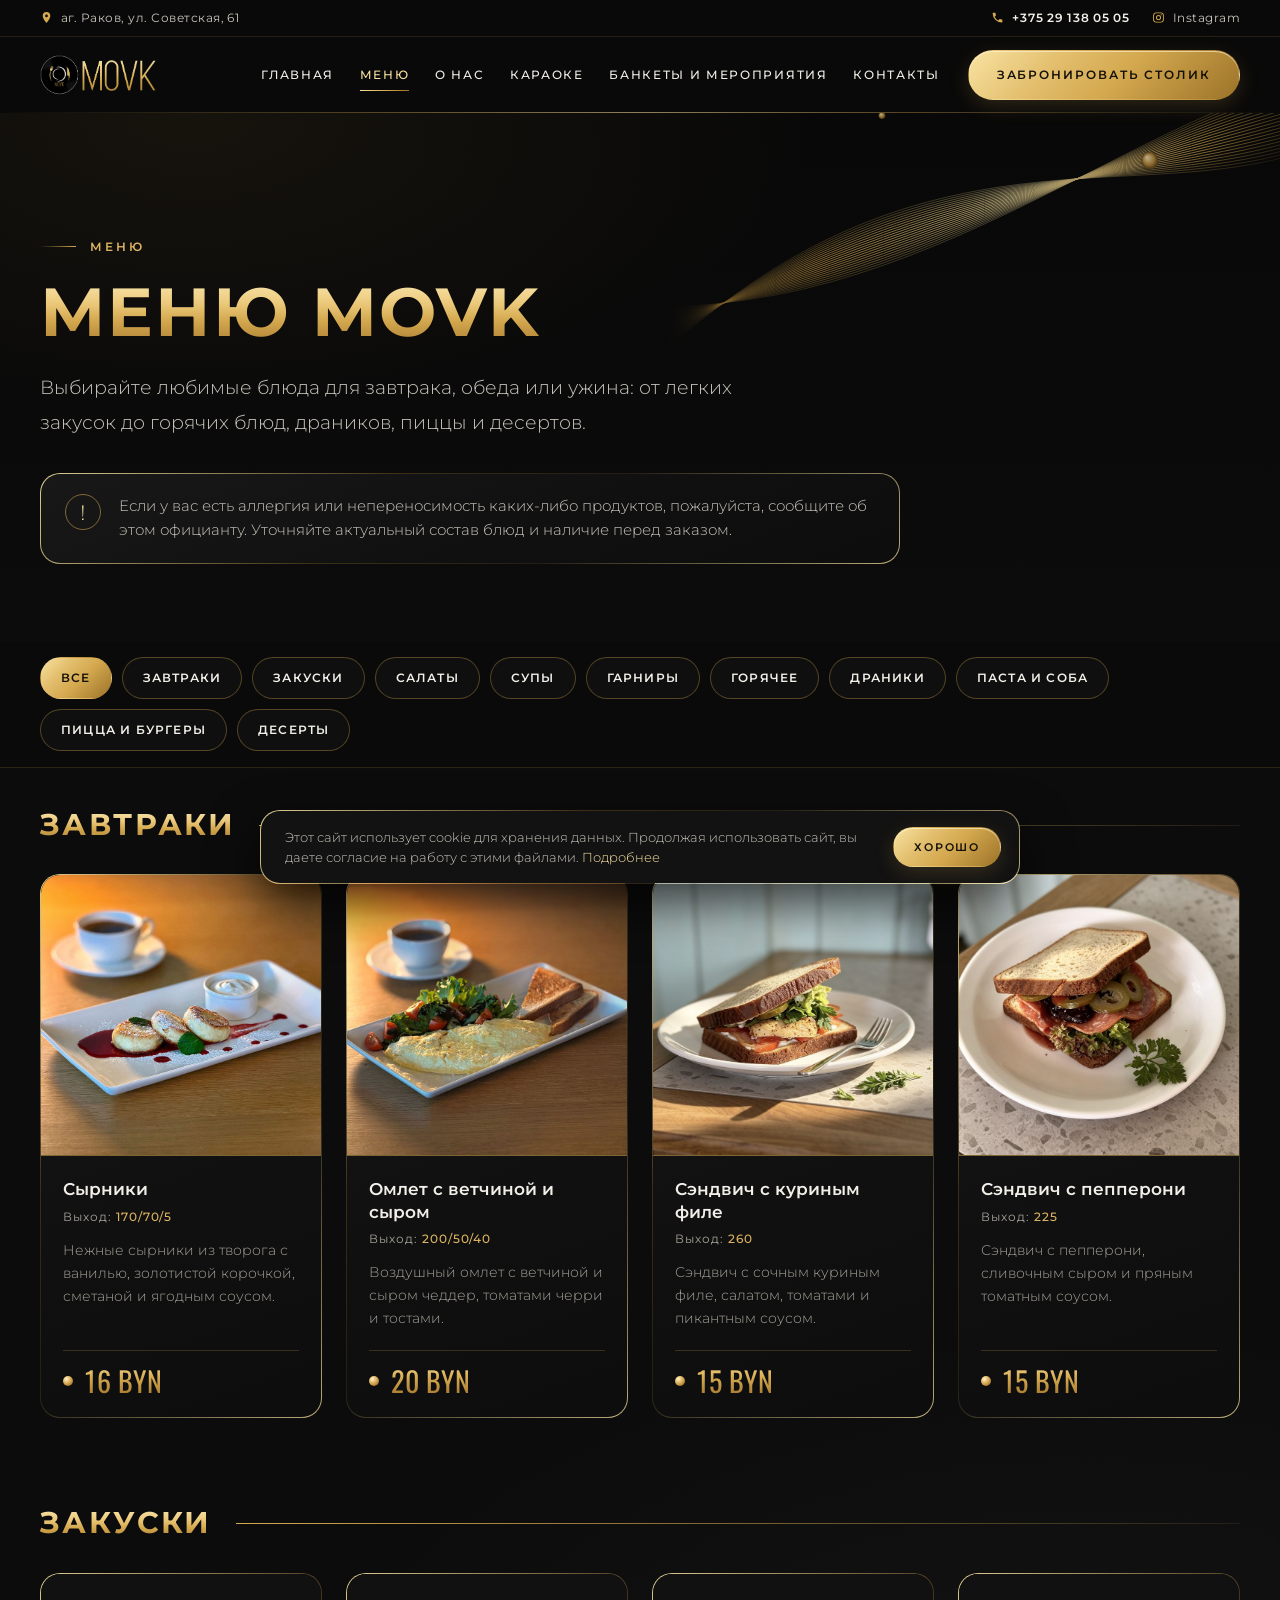
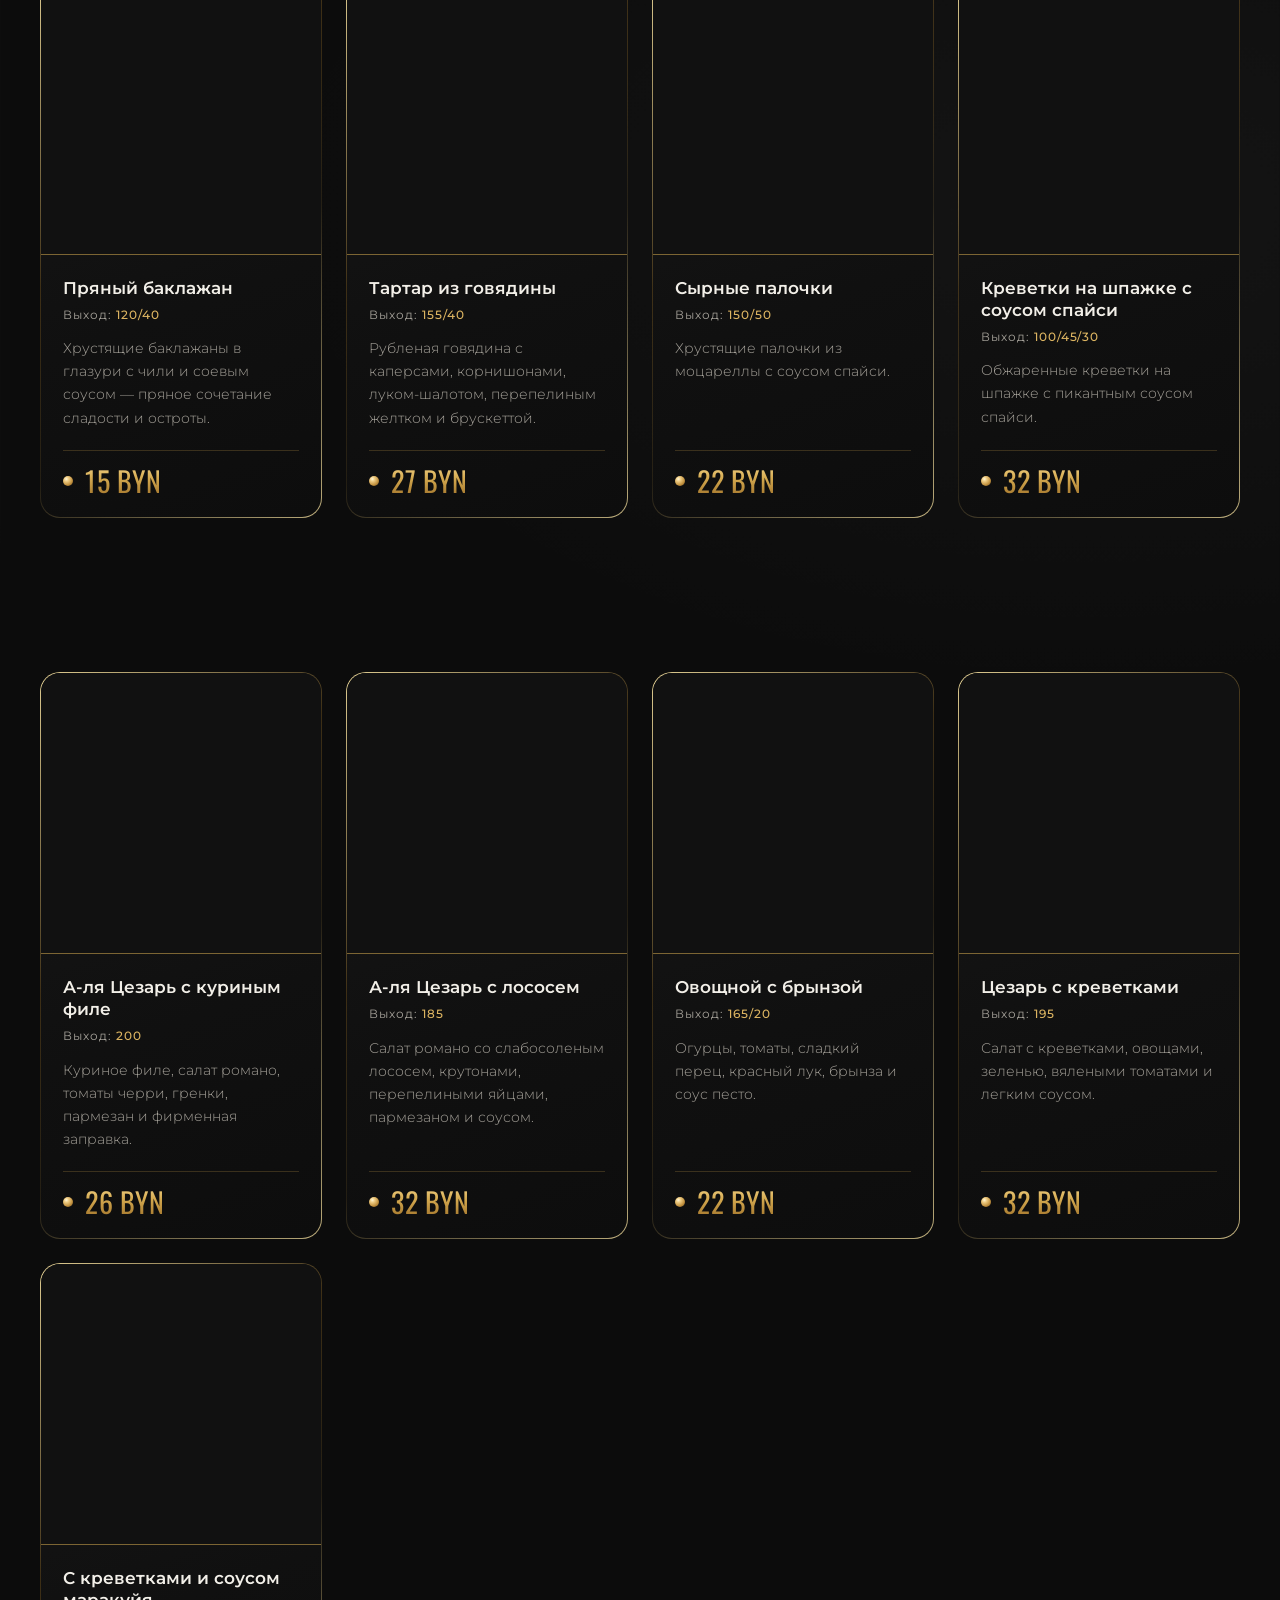
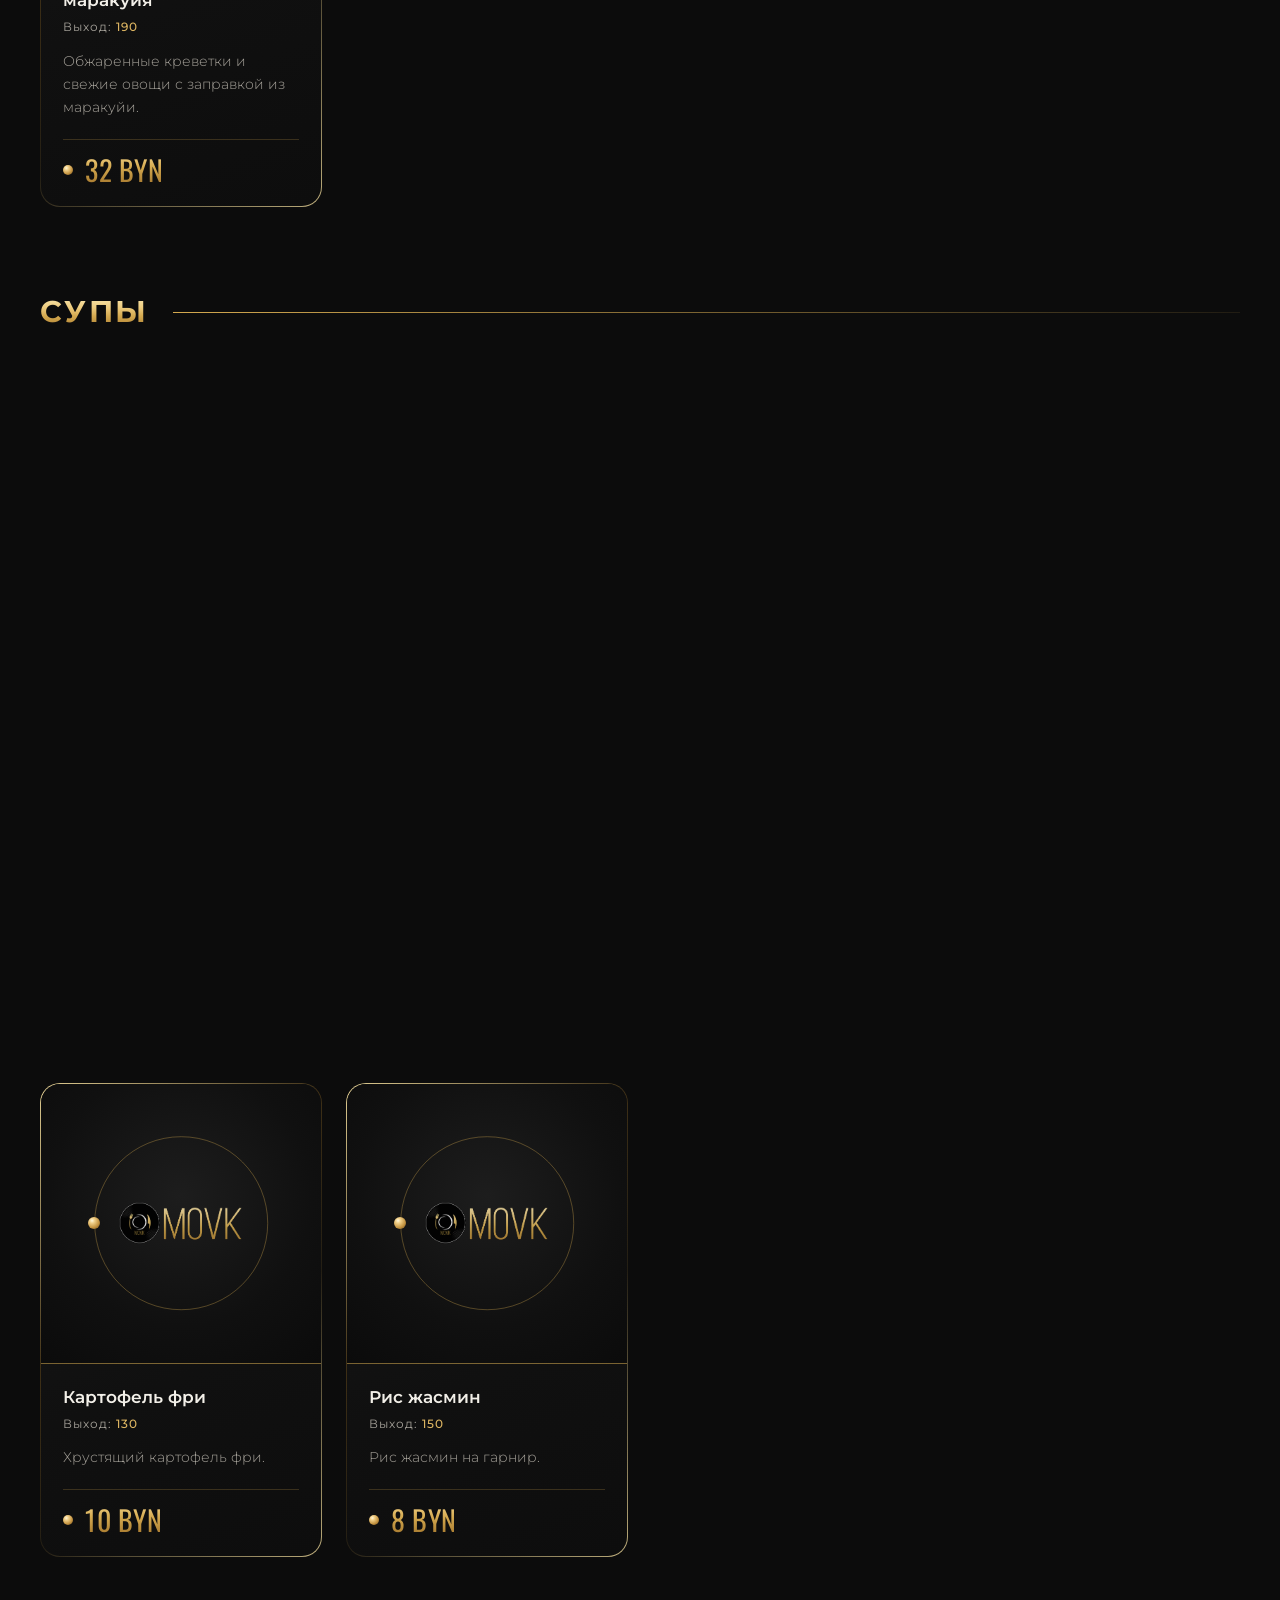
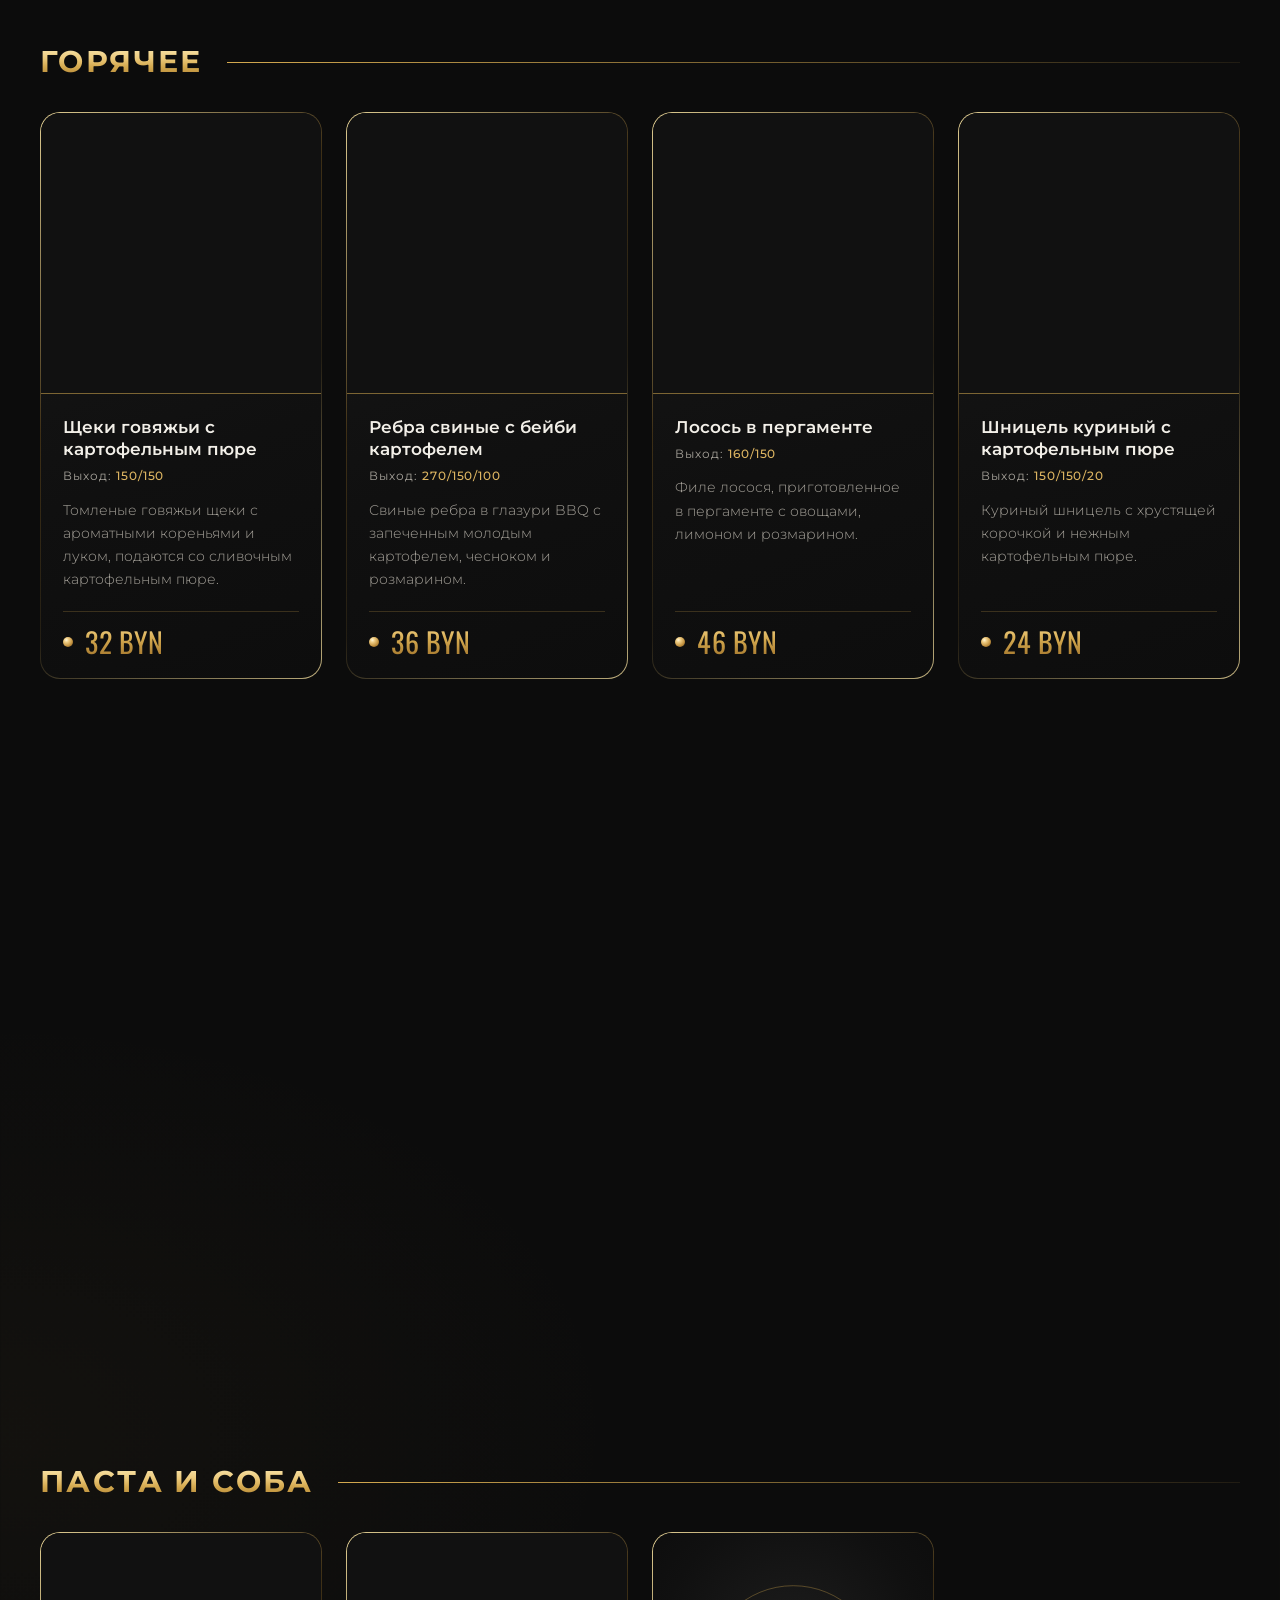
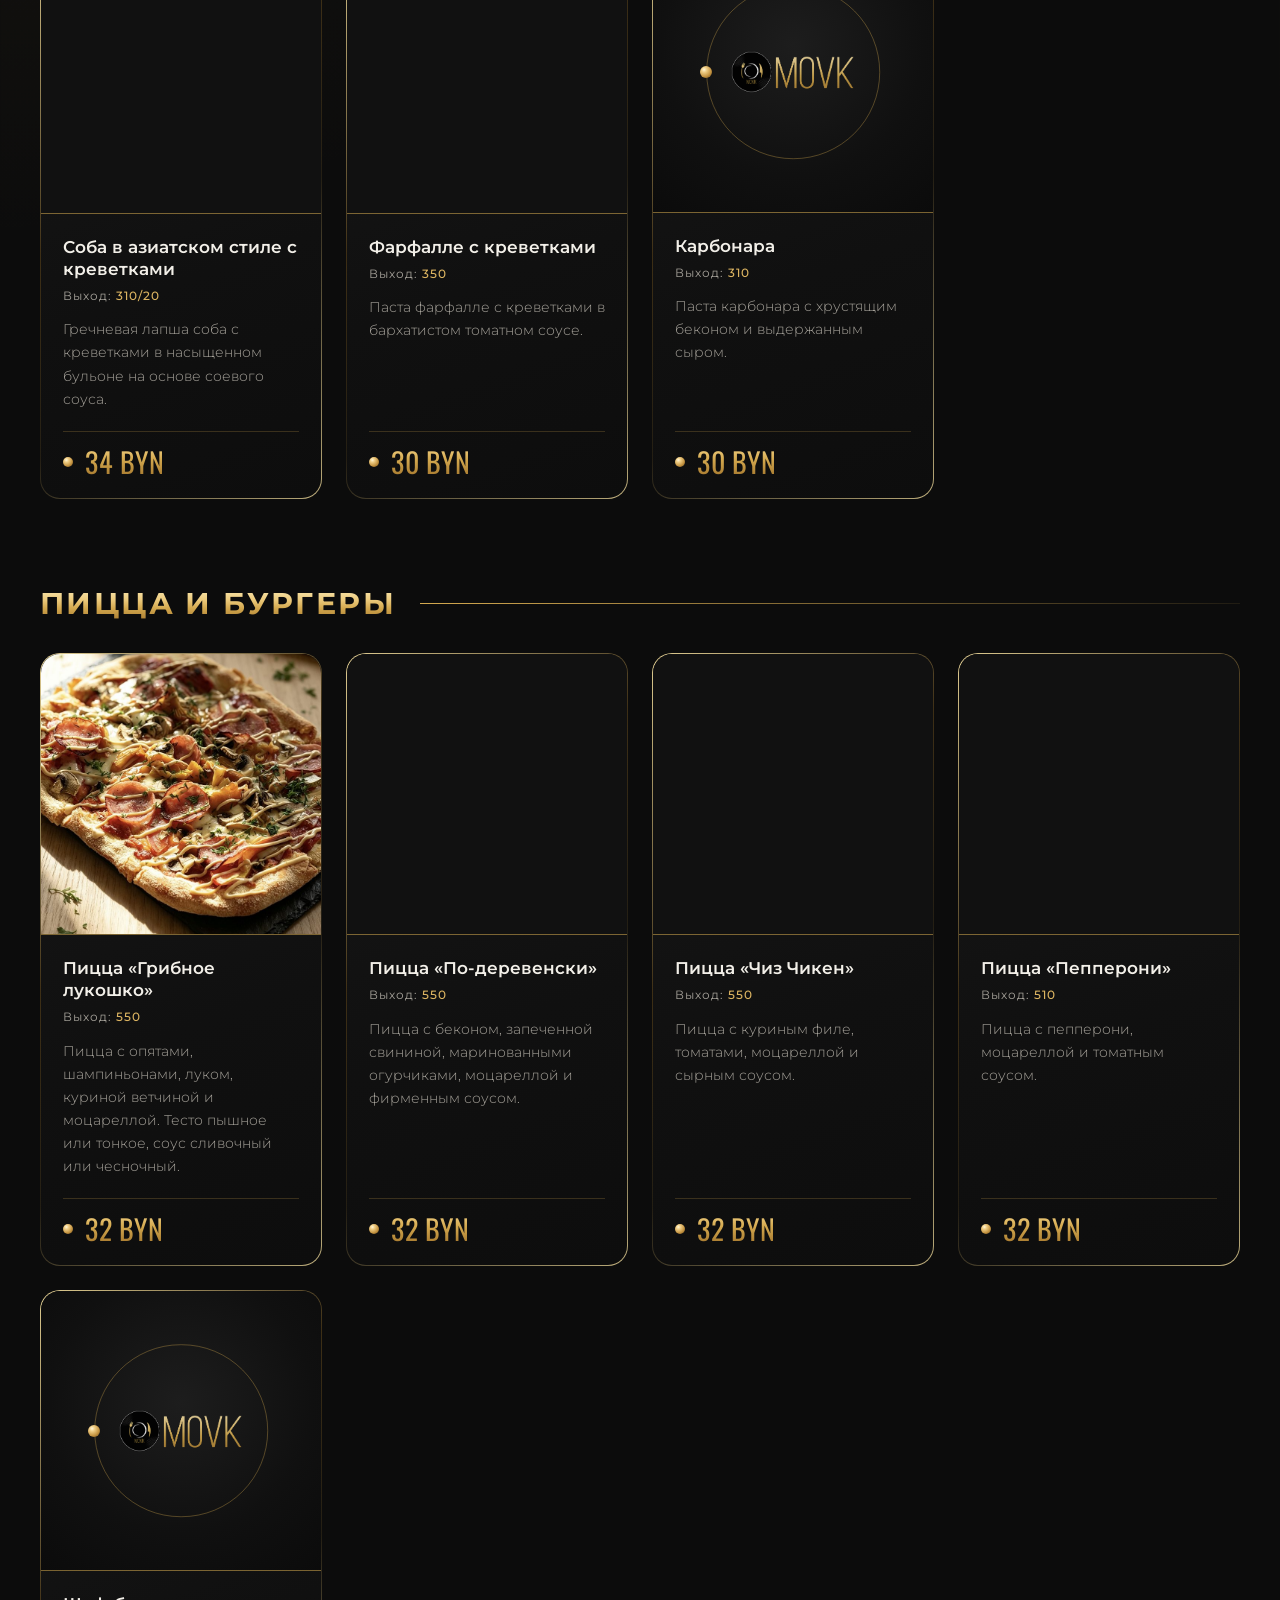
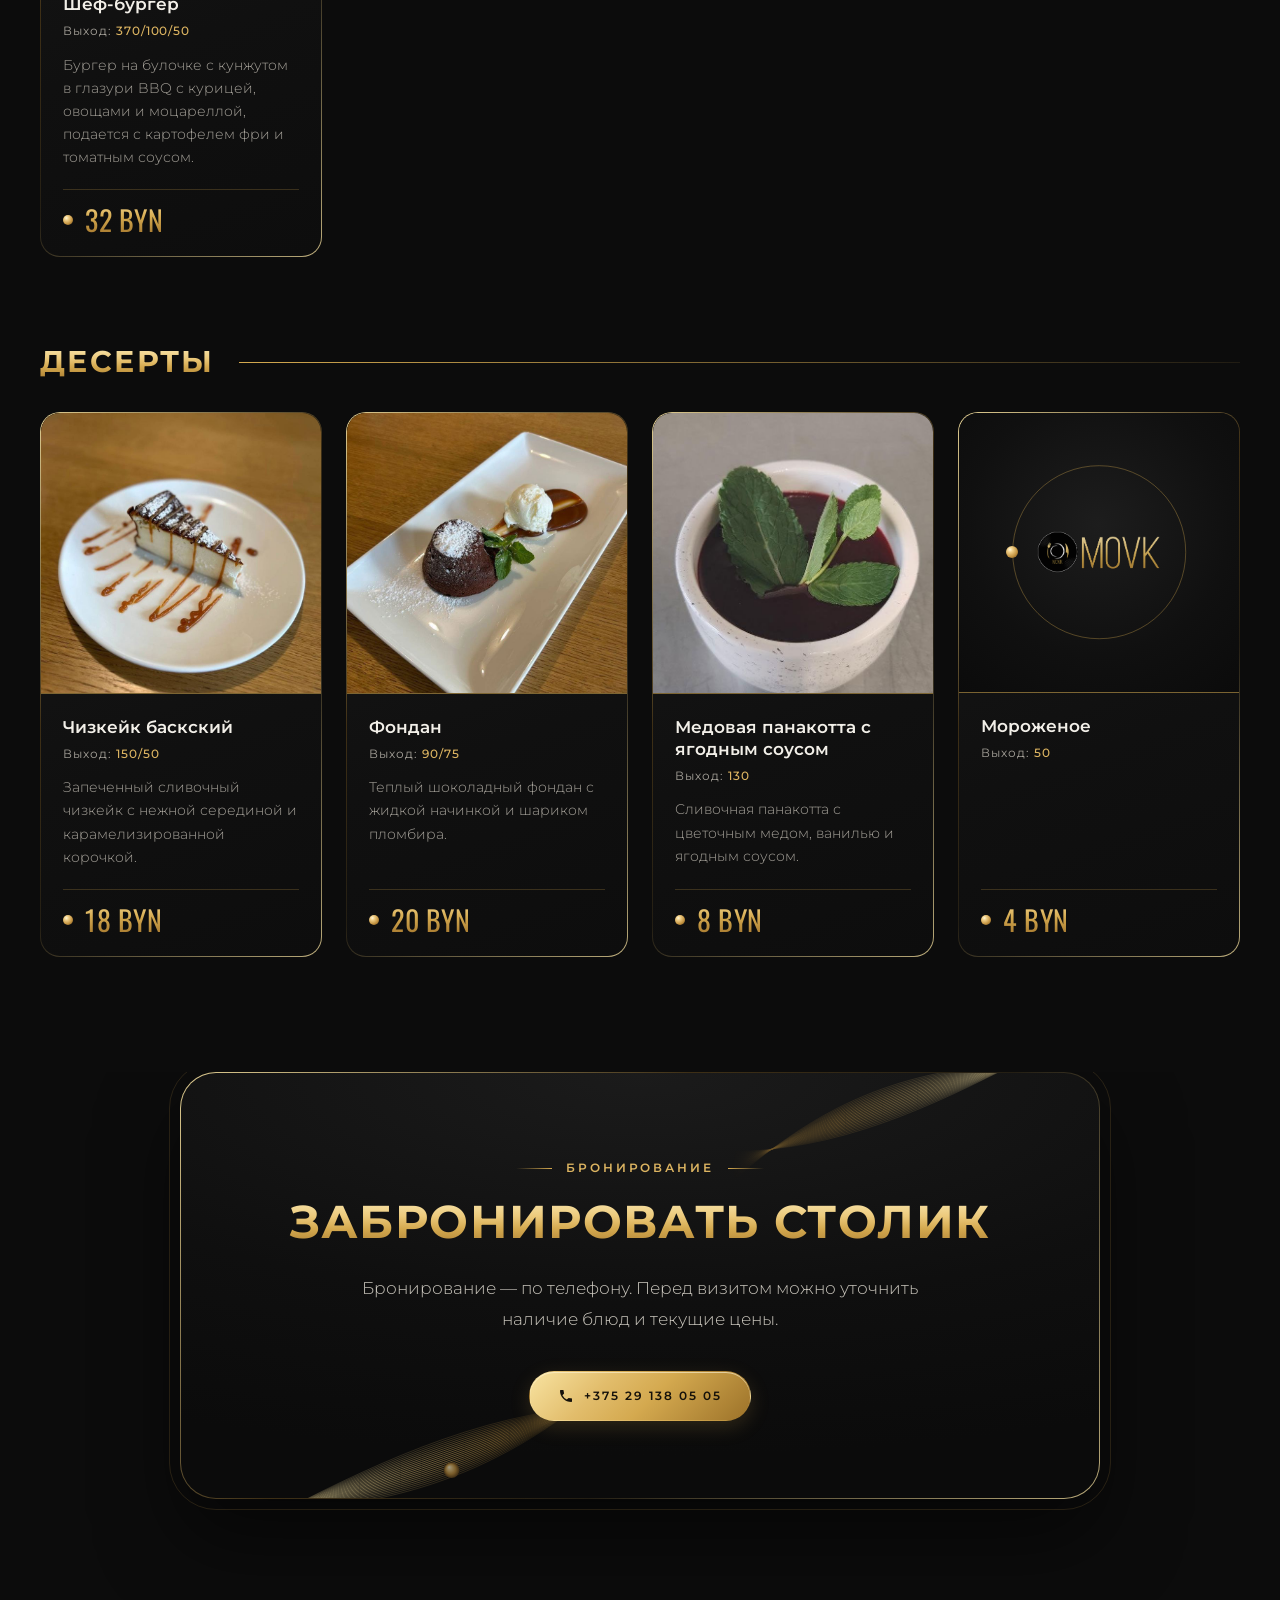
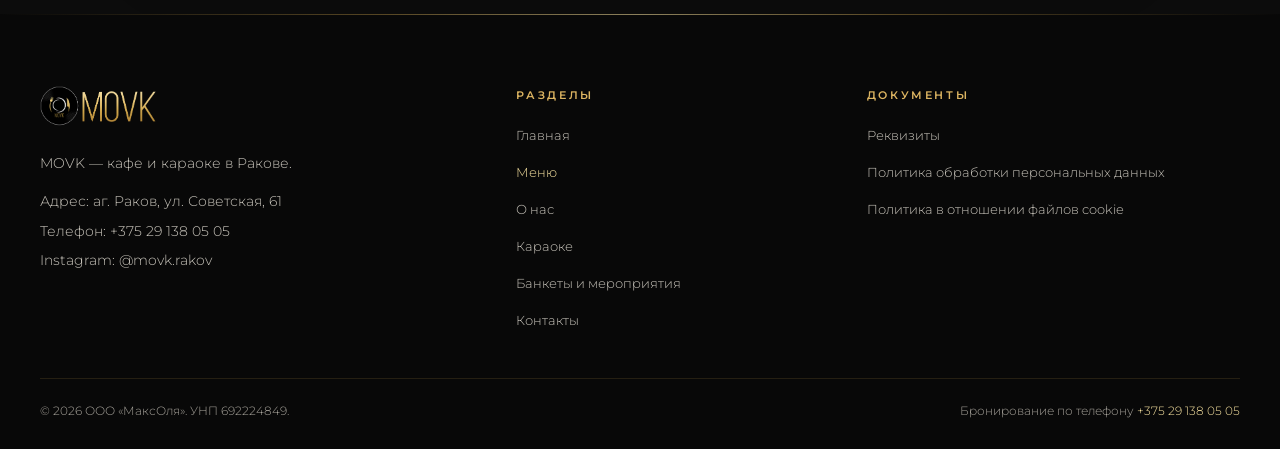
<file: menu.html>
<!DOCTYPE html>
<html lang="ru">
<head>
  <meta charset="UTF-8">
  <meta name="viewport" content="width=device-width, initial-scale=1">
  <title>Меню MOVK в Ракове — блюда и цены</title>
  <meta name="description" content="Посмотрите меню кафе MOVK: завтраки, закуски, салаты, драники, горячее, пицца, паста и десерты. Цены и описания блюд.">
  <!-- Макет: не индексировать. Sitemap, canonical, Open Graph и разметка — в рабочей версии. -->
  <meta name="robots" content="noindex">
  <meta name="theme-color" content="#0b0b0b">
  <link rel="icon" type="image/png" href="assets/favicon.png">

  <link rel="preconnect" href="https://fonts.googleapis.com">
  <link rel="preconnect" href="https://fonts.gstatic.com" crossorigin>
  <link href="https://fonts.googleapis.com/css2?family=Bebas+Neue&family=Montserrat:wght@300;400;500;600;700;800&family=Oswald:wght@300;400;500&display=swap" rel="stylesheet">

  <link rel="stylesheet" href="css/style.css">
  <script>document.documentElement.classList.add('js');if(window.innerWidth<1200)document.documentElement.classList.add('nav-compact');</script>
</head><body>
  <svg width="0" height="0" style="position:absolute" aria-hidden="true" focusable="false">
    <symbol id="i-phone" viewBox="0 0 24 24"><path d="M6.6 10.8a15.2 15.2 0 0 0 6.6 6.6l2.2-2.2a1 1 0 0 1 1-.25 11.4 11.4 0 0 0 3.6.57 1 1 0 0 1 1 1V20a1 1 0 0 1-1 1A17 17 0 0 1 3 4a1 1 0 0 1 1-1h3.5a1 1 0 0 1 1 1c0 1.25.2 2.45.57 3.57a1 1 0 0 1-.25 1z"/></symbol>
    <symbol id="i-pin" viewBox="0 0 24 24"><path d="M12 2a7 7 0 0 0-7 7c0 5.25 7 13 7 13s7-7.75 7-13a7 7 0 0 0-7-7zm0 9.5A2.5 2.5 0 1 1 12 6.5a2.5 2.5 0 0 1 0 5z"/></symbol>
    <symbol id="i-insta" viewBox="0 0 24 24"><path d="M12 7.3A4.7 4.7 0 1 0 16.7 12 4.7 4.7 0 0 0 12 7.3zm0 7.7a3 3 0 1 1 3-3 3 3 0 0 1-3 3zm6-7.9a1.1 1.1 0 1 1-1.1-1.1A1.1 1.1 0 0 1 18 7.1zM21.9 8.2a5.4 5.4 0 0 0-1.5-3.9 5.5 5.5 0 0 0-3.9-1.5C15 2.7 9 2.7 7.5 2.8a5.5 5.5 0 0 0-3.9 1.5 5.5 5.5 0 0 0-1.5 3.9C2 9.8 2 14.2 2.1 15.8a5.4 5.4 0 0 0 1.5 3.9 5.5 5.5 0 0 0 3.9 1.5c1.5.1 7.5.1 9 0a5.4 5.4 0 0 0 3.9-1.5 5.5 5.5 0 0 0 1.5-3.9c.1-1.6.1-6 0-7.6zM19.8 17.6a3 3 0 0 1-1.7 1.7c-1.2.5-4 .4-6.1.4s-4.9.1-6.1-.4a3 3 0 0 1-1.7-1.7C3.7 16.4 3.8 13.6 3.8 12s-.1-4.4.4-5.6a3 3 0 0 1 1.7-1.7C7.1 4.2 9.9 4.3 12 4.3s4.9-.1 6.1.4a3 3 0 0 1 1.7 1.7c.5 1.2.4 4 .4 5.6s.1 4.4-.4 5.6z"/></symbol>
    <symbol id="i-clock" viewBox="0 0 24 24"><path d="M12 2a10 10 0 1 0 10 10A10 10 0 0 0 12 2zm0 18a8 8 0 1 1 8-8 8 8 0 0 1-8 8zm.5-13H11v6l5.2 3.2.8-1.3-4.5-2.7z"/></symbol>
    <symbol id="i-doc" viewBox="0 0 24 24"><path d="M14 2H6a2 2 0 0 0-2 2v16a2 2 0 0 0 2 2h12a2 2 0 0 0 2-2V8zm4 18H6V4h7v5h5zM8 12h8v2H8zm0 4h8v2H8z"/></symbol>
    <symbol id="i-route" viewBox="0 0 24 24"><path d="M21.7 11.3l-9-9a1 1 0 0 0-1.4 0l-9 9a1 1 0 0 0 0 1.4l9 9a1 1 0 0 0 1.4 0l9-9a1 1 0 0 0 0-1.4zM14 14.5V12h-4v3H8v-4a1 1 0 0 1 1-1h5V7.5l3.5 3.5z"/></symbol>
  </svg>
  <a class="skip-link" href="#main">Перейти к содержимому</a>

  <header class="site-header" id="top">
    <div class="topbar">
      <div class="container topbar-inner">
        <p class="topbar-address"><svg class="icon" aria-hidden="true" focusable="false"><use href="#i-pin"></use></svg><span>аг. Раков, ул. Советская, 61</span></p>
        <div class="topbar-links">
          <a class="topbar-phone" href="tel:+375291380505"><svg class="icon" aria-hidden="true" focusable="false"><use href="#i-phone"></use></svg><span>+375 29 138 05 05</span></a>
          <a href="https://www.instagram.com/movk.rakov" target="_blank" rel="noopener"><svg class="icon" aria-hidden="true" focusable="false"><use href="#i-insta"></use></svg><span>Instagram</span></a>
        </div>
      </div>
    </div>
    <div class="container header-inner">
      <a class="logo" href="index.html" aria-label="MOVK — на главную">
        <img src="assets/logo-gold.png" alt="Логотип кафе MOVK" width="140" height="48">
      </a>

      <nav class="nav" id="site-nav" aria-label="Основное меню">
        <ul class="nav-list">
          <li><a href="index.html">Главная</a></li>
          <li><a href="menu.html" aria-current="page">Меню</a></li>
          <li><a href="about.html">О нас</a></li>
          <li><a href="karaoke.html">Караоке</a></li>
          <li><a href="events.html">Банкеты и мероприятия</a></li>
          <li><a href="contacts.html">Контакты</a></li>
        </ul>
        <a class="btn btn-primary nav-cta-mobile" href="tel:+375291380505"><svg class="icon" aria-hidden="true" focusable="false"><use href="#i-phone"></use></svg>Забронировать столик</a>
      </nav>

      <a class="btn btn-primary header-cta" href="tel:+375291380505">Забронировать столик</a>

      <button class="burger" type="button" aria-controls="site-nav" aria-expanded="false" aria-label="Открыть меню">
        <span></span><span></span><span></span>
      </button>
    </div>
  </header>

  <main id="main">
    <section class="page-hero deco deco-tr" aria-labelledby="page-title">
      <div class="container">
        <p class="eyebrow">Меню</p>
        <h1 class="page-title" id="page-title">Меню MOVK</h1>
        <p class="lead">Выбирайте любимые блюда для завтрака, обеда или ужина: от легких закусок до горячих блюд, драников, пиццы и десертов.</p>
        <div class="card allergy">
          <span class="allergy-mark" aria-hidden="true">!</span>
          <p>Если у вас есть аллергия или непереносимость каких-либо продуктов, пожалуйста, сообщите об этом официанту. Уточняйте актуальный состав блюд и наличие перед заказом.</p>
        </div>
      </div>
    </section>

    <div class="menu-filter">
      <div class="container">
        <div class="chips" id="menu-filter" role="group" aria-label="Категории меню"></div>
      </div>
    </div>

    <section class="section section-tight" aria-label="Блюда">
      <!-- Данные меню: js/menu-data.js. Позиции с пометкой check выводятся с комментарием ПРОВЕРИТЬ. -->
      <!-- ПРОВЕРИТЬ: единицы выхода (на movk.by указаны без единиц); варианты теста и соуса пиццы; состав «Цезаря с креветками» -->
      <div class="container" id="menu-root">
        <noscript><p class="text">Чтобы посмотреть меню, включите JavaScript или позвоните нам: <a class="link" href="tel:+375291380505">+375 29 138 05 05</a>.</p></noscript>
      </div>
    </section>

    <section class="section section-tight" aria-labelledby="menu-book-title">
      <div class="container">
        <div class="panel deco reveal">
          <p class="eyebrow eyebrow-center">Бронирование</p>
          <h2 class="section-title" id="menu-book-title">Забронировать столик</h2>
          <p class="text">Бронирование — по телефону. Перед визитом можно уточнить наличие блюд и текущие цены.</p>
          <div class="actions actions-center">
            <a class="btn btn-primary" href="tel:+375291380505"><svg class="icon" aria-hidden="true" focusable="false"><use href="#i-phone"></use></svg>+375 29 138 05 05</a>
          </div>
        </div>
      </div>
    </section>
  </main>

  <footer class="site-footer">
    <div class="container">
      <div class="footer-grid">
        <div>
          <a class="logo" href="index.html" aria-label="MOVK — на главную">
            <img src="assets/logo-gold.png" alt="Логотип кафе MOVK" width="140" height="48" loading="lazy">
          </a>
          <p class="footer-tagline">MOVK — кафе и караоке в Ракове.</p>
          <address class="footer-contacts">
            <span>Адрес: аг. Раков, ул. Советская, 61</span>
            <a href="tel:+375291380505">Телефон: +375 29 138 05 05</a>
            <a href="https://www.instagram.com/movk.rakov" target="_blank" rel="noopener">Instagram: @movk.rakov</a>
          </address>
        </div>
        <nav aria-label="Меню в подвале">
          <p class="footer-heading">Разделы</p>
          <ul class="footer-links">
            <li><a href="index.html">Главная</a></li>
            <li><a href="menu.html" aria-current="page">Меню</a></li>
            <li><a href="about.html">О нас</a></li>
            <li><a href="karaoke.html">Караоке</a></li>
            <li><a href="events.html">Банкеты и мероприятия</a></li>
            <li><a href="contacts.html">Контакты</a></li>
          </ul>
        </nav>
        <div>
          <p class="footer-heading">Документы</p>
          <ul class="footer-links">
            <li><a href="https://movk.by/recvizity.pdf" target="_blank" rel="noopener">Реквизиты<span class="vh"> (PDF, откроется в новой вкладке)</span></a></li>
            <li><a href="https://movk.by/obrabotka-personalnyh-dannyh-movk.pdf" target="_blank" rel="noopener">Политика обработки персональных данных<span class="vh"> (PDF, откроется в новой вкладке)</span></a></li>
            <li><a href="https://movk.by/politika-v-otnoshenii-fajlov-cookie-movk.pdf" target="_blank" rel="noopener">Политика в отношении файлов cookie<span class="vh"> (PDF, откроется в новой вкладке)</span></a></li>
          </ul>
        </div>
      </div>
      <div class="footer-bottom">
        <p>© 2026 ООО «МаксОля». УНП 692224849.</p>
        <p>Бронирование по телефону <a class="link" href="tel:+375291380505">+375 29 138 05 05</a></p>
      </div>
    </div>
  </footer>

  <div class="cookie" id="cookie" role="region" aria-label="Уведомление о cookie" hidden>
    <p>Этот сайт использует cookie для хранения данных. Продолжая использовать сайт, вы даете согласие на работу с этими файлами. <a class="link" href="https://movk.by/politika-v-otnoshenii-fajlov-cookie-movk.pdf" target="_blank" rel="noopener">Подробнее<span class="vh"> (PDF, откроется в новой вкладке)</span></a></p>
    <button class="btn btn-primary btn-sm" type="button" data-cookie-ok>Хорошо</button>
  </div>

  <script src="js/menu-data.js" defer></script>
  <script src="js/menu.js" defer></script>
  <script src="js/main.js" defer></script>
</body>
</html>
</file>
<file: css/style.css>
/* =========================================================
   MOVK — тёмная тема с металлическим золотом (общие стили всех страниц)
   ========================================================= */
:root {
  /* фон */
  --bg: #0c0c0c;
  --bg-deep: #080808;
  --bg-raised: #141414;
  --bg-card: linear-gradient(160deg, #181818 0%, #101010 60%, #0d0d0d 100%);

  /* текст */
  --text: #f2efe8;
  --text-soft: #c9c5bc;
  --text-muted: #a6a29a;

  /* золото */
  --gold-1: #f8e3a1;
  --gold-2: #d4a94f;
  --gold-3: #9c7229;
  --gold-solid: #dcb461;
  --gold-grad: linear-gradient(135deg, #f8e3a1 0%, #e2bd6c 32%, #d4a94f 55%, #9c7229 100%);
  --gold-text: linear-gradient(180deg, #fbebb8 0%, #ecca7c 38%, #d4a94f 62%, #a87b30 100%);
  --gold-line: linear-gradient(135deg, rgba(248, 227, 161, 0.9) 0%, rgba(156, 114, 41, 0.35) 38%,
               rgba(212, 169, 79, 0.12) 62%, rgba(248, 227, 161, 0.75) 100%);
  --gold-hair: linear-gradient(90deg, transparent, rgba(212, 169, 79, 0.7) 30%, #f8e3a1 50%,
               rgba(212, 169, 79, 0.7) 70%, transparent);
  --gold-15: rgba(212, 169, 79, 0.15);
  --gold-35: rgba(212, 169, 79, 0.35);
  --gold-55: rgba(212, 169, 79, 0.55);
  --orb: radial-gradient(circle at 34% 30%, #fff7da 0%, #f1d089 22%, #c3923f 62%, #5e421a 100%);

  --font-head: "Montserrat", "Segoe UI", Arial, sans-serif;
  --font-num: "Oswald", "Arial Narrow", Arial, sans-serif;
  --font-brand: "Bebas Neue", "Oswald", "Arial Narrow", sans-serif;
  --font-body: "Montserrat", "Segoe UI", Arial, sans-serif;

  --radius-lg: 28px;
  --radius-md: 20px;
  --topbar-h: 36px;
  --header-h: 76px;
  --header-total: calc(var(--topbar-h) + var(--header-h));
  --container: 1200px;
  --gutter: clamp(16px, 4vw, 40px);
  --section-y: clamp(64px, 9vw, 120px);
  --ease: cubic-bezier(0.22, 0.61, 0.36, 1);
}

*,
*::before,
*::after { box-sizing: border-box; }

html {
  scroll-behavior: smooth;
  -webkit-text-size-adjust: 100%;
  background: var(--bg-deep);
}

body {
  margin: 0;
  overflow-x: clip;
  background:
    radial-gradient(1200px 700px at 85% 18%, rgba(255, 255, 255, 0.035), transparent 70%),
    radial-gradient(900px 600px at 0% 62%, rgba(212, 169, 79, 0.035), transparent 70%),
    var(--bg);
  color: var(--text);
  font-family: var(--font-body);
  font-size: 16px;
  font-weight: 300;
  line-height: 1.7;
  -webkit-font-smoothing: antialiased;
}

img { display: block; max-width: 100%; height: auto; }
ul, ol { list-style: none; margin: 0; padding: 0; }
a { color: inherit; }
a[href^="tel:"] { white-space: nowrap; }
h1, h2, h3, h4 { margin: 0; font-family: var(--font-head); font-weight: 700; line-height: 1.15; }
p { margin: 0; }
address { font-style: normal; }
dl, dd { margin: 0; }

:focus-visible {
  outline: 2px solid var(--gold-1);
  outline-offset: 3px;
}

.vh {
  position: absolute !important;
  width: 1px;
  height: 1px;
  margin: -1px;
  padding: 0;
  overflow: hidden;
  clip: rect(0 0 0 0);
  white-space: nowrap;
  border: 0;
}

.container {
  position: relative;
  z-index: 2;
  width: 100%;
  max-width: calc(var(--container) + var(--gutter) * 2);
  margin: 0 auto;
  padding: 0 var(--gutter);
}

.skip-link {
  position: absolute;
  left: 16px;
  top: -60px;
  z-index: 100;
  padding: 10px 16px;
  border-radius: 999px;
  background: var(--gold-grad);
  color: #15110a;
  font-weight: 600;
  text-decoration: none;
}
.skip-link:focus { top: 12px; }

[id] { scroll-margin-top: calc(var(--header-total) + 16px); }

/* золотой текст с градиентом */
.hero-brand,
.page-title,
.section-title,
.menu-title,
.stat-num,
.dish-price,
.pick-price,
.feature::before {
  background: var(--gold-text);
  -webkit-background-clip: text;
  background-clip: text;
  -webkit-text-fill-color: transparent;
  color: var(--gold-2);
}

/* ---------- Типографика ---------- */
.eyebrow {
  display: inline-flex;
  align-items: center;
  gap: 14px;
  margin-bottom: 18px;
  font-size: 12px;
  font-weight: 600;
  letter-spacing: 0.24em;
  text-transform: uppercase;
  color: var(--gold-solid);
}
.eyebrow::before {
  content: "";
  width: 36px;
  height: 1px;
  background: linear-gradient(90deg, transparent, var(--gold-2));
}
.eyebrow-center::after {
  content: "";
  width: 36px;
  height: 1px;
  background: linear-gradient(90deg, var(--gold-2), transparent);
}

.section-title {
  margin-bottom: 24px;
  font-size: clamp(28px, 3.8vw, 46px);
  font-weight: 700;
  letter-spacing: 0.03em;
  text-transform: uppercase;
}

.lead,
.text {
  font-size: clamp(16px, 1.3vw, 17px);
  font-weight: 300;
  line-height: 1.85;
  color: var(--text-soft);
}
.text + .text { margin-top: 16px; }
.text + .note { margin-top: 14px; }

.note {
  font-size: 14px;
  line-height: 1.6;
  color: var(--text-muted);
}

.rule {
  display: block;
  width: 72px;
  height: 2px;
  border-radius: 2px;
  background: var(--gold-grad);
}

/* ---------- Кнопки ---------- */
.btn {
  display: inline-flex;
  align-items: center;
  justify-content: center;
  gap: 10px;
  min-height: 50px;
  padding: 0 28px;
  border: 1px solid transparent;
  border-radius: 999px;
  font-family: var(--font-head);
  font-size: 12px;
  font-weight: 600;
  letter-spacing: 0.16em;
  text-transform: uppercase;
  text-align: center;
  text-decoration: none;
  white-space: nowrap;
  cursor: pointer;
  transition: transform 0.35s var(--ease), box-shadow 0.35s var(--ease),
              filter 0.35s var(--ease), color 0.35s var(--ease), background 0.35s var(--ease);
}
.btn:hover { transform: translateY(-2px); }

.btn-primary {
  background: var(--gold-grad);
  color: #15110a;
  box-shadow: 0 6px 20px rgba(212, 169, 79, 0.18), inset 0 1px 0 rgba(255, 247, 218, 0.6);
}
.btn-primary:hover {
  filter: brightness(1.08);
  box-shadow: 0 10px 32px rgba(212, 169, 79, 0.38), inset 0 1px 0 rgba(255, 247, 218, 0.7);
}

/* вторичная: тонкая золотая обводка */
.btn-outline {
  background: linear-gradient(#0f0f0f, #0f0f0f) padding-box,
              var(--gold-grad) border-box;
  color: var(--gold-1);
}
.btn-outline:hover {
  background: linear-gradient(#241c0e, #241c0e) padding-box,
              var(--gold-grad) border-box;
  color: #fff3cf;
  box-shadow: 0 8px 26px rgba(212, 169, 79, 0.2);
}

.btn-sm { min-height: 40px; padding: 0 20px; font-size: 11px; }

.actions {
  display: flex;
  flex-wrap: wrap;
  gap: 14px;
  margin-top: 36px;
}
.actions-center { justify-content: center; }

.icon {
  width: 16px;
  height: 16px;
  flex-shrink: 0;
  fill: currentColor;
}

/* ---------- Декор: волны и шары ---------- */
.deco::before,
.deco::after {
  content: "";
  position: absolute;
  z-index: 1;
  pointer-events: none;
  background-repeat: no-repeat;
  background-size: contain;
}
.deco::before {
  right: -6%;
  top: -6%;
  width: min(54vw, 720px);
  aspect-ratio: 8 / 5;
  background-image: url("../assets/decor/waves-corner.svg");
  opacity: 0.7;
}
.deco::after {
  left: -22%;
  bottom: 0;
  width: min(50vw, 660px);
  aspect-ratio: 8 / 5;
  background-image: url("../assets/decor/waves-sweep.svg");
  opacity: 0.3;
}
.deco-tr::after { display: none; }

/* =========================================================
   Шапка
   ========================================================= */
.site-header {
  position: sticky;
  top: 0;
  z-index: 50;
  background: rgba(10, 10, 10, 0.86);
  -webkit-backdrop-filter: blur(14px);
  backdrop-filter: blur(14px);
  transition: box-shadow 0.3s var(--ease), background-color 0.3s var(--ease);
}
.site-header::after {
  content: "";
  position: absolute;
  left: 0;
  right: 0;
  bottom: 0;
  height: 1px;
  background: var(--gold-hair);
  opacity: 0.55;
}
.site-header.is-scrolled {
  background: rgba(8, 8, 8, 0.95);
  box-shadow: 0 10px 30px rgba(0, 0, 0, 0.55);
}

/* верхняя строка: адрес и телефон */
.topbar {
  border-bottom: 1px solid rgba(212, 169, 79, 0.14);
  font-size: 12px;
  font-weight: 400;
  letter-spacing: 0.04em;
  color: var(--text-soft);
}
.topbar-inner {
  display: flex;
  align-items: center;
  justify-content: space-between;
  gap: 16px;
  height: var(--topbar-h);
}
.topbar-address,
.topbar-links { display: flex; align-items: center; gap: 8px; }
.topbar-links { gap: 22px; }
.topbar a {
  display: inline-flex;
  align-items: center;
  gap: 8px;
  text-decoration: none;
  transition: color 0.3s var(--ease);
}
.topbar a:hover { color: var(--gold-1); }
.topbar .icon { width: 13px; height: 13px; color: var(--gold-2); }
.topbar-phone { font-weight: 600; color: var(--text); letter-spacing: 0.06em; }

.header-inner {
  display: flex;
  align-items: center;
  gap: 28px;
  height: var(--header-h);
}

.logo { display: inline-block; flex-shrink: 0; }
.logo img { width: auto; height: 40px; }

.nav { margin-left: auto; }
.nav-list {
  display: flex;
  flex-wrap: wrap;
  gap: 6px clamp(16px, 2vw, 30px);
}
.nav-list a {
  position: relative;
  display: inline-block;
  padding: 6px 0;
  font-size: 12px;
  font-weight: 500;
  letter-spacing: 0.14em;
  text-transform: uppercase;
  text-decoration: none;
  white-space: nowrap;
  color: var(--text);
  transition: color 0.3s var(--ease);
}
.nav-list a::after {
  content: "";
  position: absolute;
  left: 0;
  right: 0;
  bottom: 0;
  height: 1px;
  background: var(--gold-grad);
  transform: scaleX(0);
  transform-origin: left;
  transition: transform 0.35s var(--ease);
}
.nav-list a:hover,
.nav-list a[aria-current="page"] { color: var(--gold-1); }
.nav-list a:hover::after,
.nav-list a[aria-current="page"]::after { transform: scaleX(1); }

.nav-cta-mobile { display: none; }
.header-cta { flex-shrink: 0; }

.burger {
  display: none;
  position: relative;
  flex-shrink: 0;
  width: 44px;
  height: 44px;
  padding: 0;
  background: none;
  border: 1px solid var(--gold-35);
  border-radius: 50%;
  cursor: pointer;
}
.burger span {
  position: absolute;
  left: 12px;
  width: 18px;
  height: 1.5px;
  border-radius: 2px;
  background: var(--gold-1);
  transition: transform 0.3s var(--ease), opacity 0.2s;
}
.burger span:nth-child(1) { top: 15px; }
.burger span:nth-child(2) { top: 21px; }
.burger span:nth-child(3) { top: 27px; }
.burger[aria-expanded="true"] span:nth-child(1) { transform: translateY(6px) rotate(45deg); }
.burger[aria-expanded="true"] span:nth-child(2) { opacity: 0; }
.burger[aria-expanded="true"] span:nth-child(3) { transform: translateY(-6px) rotate(-45deg); }

/* компактная шапка: класс nav-compact на <html> ставится в <head> по ширине и уточняется js/main.js, если пункты не помещаются в строку */
.nav-compact .site-header .burger { display: block; }
.nav-compact .site-header .header-cta { margin-left: auto; }
.nav-compact .site-header .nav {
  position: fixed;
  top: var(--header-total);
  left: 0;
  right: 0;
  max-height: calc(100vh - var(--header-total));
  overflow-y: auto;
  margin: 0;
  padding: 12px var(--gutter) 28px;
  background: linear-gradient(180deg, #0f0f0f, #0a0a0a);
  border-bottom: 1px solid var(--gold-35);
  border-radius: 0 0 var(--radius-md) var(--radius-md);
  box-shadow: 0 24px 40px rgba(0, 0, 0, 0.6);
  opacity: 0;
  visibility: hidden;
  transform: translateY(-8px);
  transition: opacity 0.3s var(--ease), transform 0.3s var(--ease), visibility 0s 0.3s;
}
.nav-compact .site-header .nav.is-open {
  opacity: 1;
  visibility: visible;
  transform: none;
  transition: opacity 0.3s var(--ease), transform 0.3s var(--ease), visibility 0s;
}
.nav-compact .site-header .nav-list { flex-direction: column; flex-wrap: nowrap; gap: 0; }
.nav-compact .site-header .nav-list li { border-bottom: 1px solid rgba(212, 169, 79, 0.16); }
.nav-compact .site-header .nav-list a {
  display: block;
  padding: 16px 0;
  font-size: 13px;
}
.nav-compact .site-header .nav-list a::after { display: none; }
.nav-compact .site-header .nav-list a[aria-current="page"]::before {
  content: "";
  display: inline-block;
  width: 8px;
  height: 8px;
  margin-right: 12px;
  border-radius: 50%;
  background: var(--orb);
  vertical-align: 2px;
}
.nav-compact .site-header .nav-cta-mobile {
  display: flex;
  width: 100%;
  margin-top: 22px;
}

/* =========================================================
   Hero главной
   ========================================================= */
.hero {
  position: relative;
  display: flex;
  align-items: center;
  min-height: clamp(580px, calc(100vh - var(--header-total)), 880px);
  min-height: clamp(580px, calc(100svh - var(--header-total)), 880px);
  overflow: hidden;
  background: var(--bg-deep);
  color: var(--text);
}
.hero-media,
.hero-media img {
  position: absolute;
  inset: 0;
  width: 100%;
  height: 100%;
}
.hero-media img { object-fit: cover; object-position: 50% 45%; }
.hero-overlay {
  position: absolute;
  inset: 0;
  background:
    linear-gradient(90deg, rgba(8, 8, 8, 0.94) 0%, rgba(8, 8, 8, 0.82) 34%,
                    rgba(8, 8, 8, 0.45) 64%, rgba(8, 8, 8, 0.28) 100%),
    linear-gradient(0deg, var(--bg) 0%, rgba(12, 12, 12, 0) 28%),
    linear-gradient(180deg, rgba(8, 8, 8, 0.55) 0%, rgba(8, 8, 8, 0) 22%);
}

.hero-content {
  position: relative;
  z-index: 2;
  padding-top: 72px;
  padding-bottom: 88px;
}
.hero-title {
  margin: 8px 0 26px;
  font-weight: 400;
  filter: drop-shadow(0 6px 24px rgba(0, 0, 0, 0.55));
}
.hero-brand {
  display: block;
  margin-left: -0.03em;
  font-family: var(--font-brand);
  font-size: clamp(120px, 19vw, 250px);
  font-weight: 400;
  line-height: 0.86;
  letter-spacing: 0.04em;
}
.hero-tagline {
  display: block;
  margin-top: 14px;
  font-family: var(--font-head);
  font-size: clamp(16px, 1.9vw, 24px);
  font-weight: 500;
  line-height: 1.3;
  letter-spacing: 0.2em;
  text-transform: uppercase;
  color: var(--text);
}
.hero .rule { margin-bottom: 26px; }
.hero-subtitle {
  max-width: 560px;
  font-size: clamp(17px, 1.6vw, 20px);
  font-weight: 300;
  line-height: 1.6;
  color: var(--text);
}
.hero .actions { margin-top: 36px; }
.hero-meta {
  display: flex;
  flex-wrap: wrap;
  gap: 10px 28px;
  margin-top: 32px;
  font-size: 14px;
  color: var(--text-soft);
}
.hero-meta a,
.hero-meta span {
  display: inline-flex;
  align-items: center;
  gap: 10px;
  text-decoration: none;
}
.hero-meta a:hover { color: var(--gold-1); }
.hero-meta .icon { color: var(--gold-2); }

/* мягкое появление hero при загрузке */
.js .hero-content > * {
  opacity: 0;
  transform: translateY(16px);
  animation: rise 0.9s var(--ease) forwards;
}
.js .hero-content > :nth-child(2) { animation-delay: 0.1s; }
.js .hero-content > :nth-child(3) { animation-delay: 0.2s; }
.js .hero-content > :nth-child(4) { animation-delay: 0.3s; }
.js .hero-content > :nth-child(5) { animation-delay: 0.4s; }
.js .hero-content > :nth-child(6) { animation-delay: 0.5s; }
@keyframes rise { to { opacity: 1; transform: none; } }

/* =========================================================
   Шапка внутренних страниц
   ========================================================= */
.page-hero {
  position: relative;
  overflow: clip;
  padding: clamp(64px, 9vw, 120px) 0 clamp(48px, 6vw, 80px);
  background:
    radial-gradient(900px 420px at 15% 0%, rgba(212, 169, 79, 0.07), transparent 70%),
    linear-gradient(180deg, var(--bg-deep), transparent);
}
.page-title {
  margin-bottom: 22px;
  font-size: clamp(34px, 5.4vw, 68px);
  font-weight: 700;
  letter-spacing: 0.03em;
  line-height: 1.08;
  text-transform: uppercase;
}
.page-hero .lead { max-width: 720px; font-size: clamp(17px, 1.5vw, 19px); }
.js .page-hero .container > * {
  opacity: 0;
  transform: translateY(16px);
  animation: rise 0.9s var(--ease) forwards;
}
.js .page-hero .container > :nth-child(2) { animation-delay: 0.1s; }
.js .page-hero .container > :nth-child(3) { animation-delay: 0.2s; }
.js .page-hero .container > :nth-child(4) { animation-delay: 0.3s; }

/* =========================================================
   Секции и раскладки
   ========================================================= */
.section {
  position: relative;
  overflow: clip;
  padding: var(--section-y) 0;
}
.section-alt {
  background:
    radial-gradient(800px 420px at 100% 30%, rgba(255, 255, 255, 0.03), transparent 70%),
    linear-gradient(180deg, transparent 0%, rgba(255, 255, 255, 0.018) 50%, transparent 100%);
}
.section-dark {
  background:
    radial-gradient(700px 500px at 10% 30%, rgba(212, 169, 79, 0.06), transparent 70%),
    radial-gradient(900px 500px at 100% 55%, rgba(255, 255, 255, 0.03), transparent 70%),
    linear-gradient(180deg, transparent 0%, rgba(0, 0, 0, 0.45) 20%, rgba(0, 0, 0, 0.45) 80%, transparent 100%);
}
.section-tight { padding-top: 0; }

.section-head {
  display: grid;
  grid-template-columns: 1fr 1.3fr;
  gap: 24px 80px;
  align-items: end;
  margin-bottom: clamp(40px, 5vw, 64px);
}
.section-head .section-title { margin-bottom: 0; }

.narrow { max-width: 760px; }

.split {
  display: grid;
  grid-template-columns: 1.1fr 0.9fr;
  gap: clamp(40px, 7vw, 104px);
  align-items: center;
}
.split-reverse > :first-child { order: 2; }

/* круглое фото с золотым кольцом */
.media-round {
  position: relative;
  width: 100%;
  max-width: 440px;
  margin: 0 auto;
  padding: 10px;
  border-radius: 50%;
  background: var(--gold-grad);
  box-shadow: 0 30px 70px rgba(0, 0, 0, 0.6), 0 0 60px rgba(212, 169, 79, 0.12);
}
.media-round::before {
  content: "";
  position: absolute;
  inset: -18px;
  border: 1px solid var(--gold-35);
  border-radius: 50%;
  pointer-events: none;
}
.media-round::after {
  content: "";
  position: absolute;
  right: 4%;
  bottom: 9%;
  width: 26px;
  height: 26px;
  border-radius: 50%;
  background: var(--orb);
  box-shadow: 0 6px 14px rgba(0, 0, 0, 0.6);
}
.media-round img {
  position: relative;
  width: 100%;
  aspect-ratio: 1 / 1;
  object-fit: cover;
  object-position: 50% 32%;
  border-radius: 50%;
  border: 3px solid #0c0c0c;
}

/* фото в скруглённой золотой рамке */
.media-frame {
  position: relative;
  margin: 0;
  padding: 1px;
  border-radius: var(--radius-lg);
  background: var(--gold-line);
  box-shadow: 0 30px 70px rgba(0, 0, 0, 0.55);
}
.media-frame img {
  width: 100%;
  aspect-ratio: 4 / 5;
  object-fit: cover;
  border-radius: calc(var(--radius-lg) - 1px);
}
.media-frame-wide img { aspect-ratio: 4 / 3; }

/* карточка с золотой обводкой */
.card {
  position: relative;
  padding: clamp(24px, 3vw, 36px);
  border: 1px solid transparent;
  border-radius: var(--radius-md);
  background: var(--bg-card) padding-box, var(--gold-line) border-box;
}
.card-title {
  margin-bottom: 14px;
  font-size: 17px;
  font-weight: 600;
  letter-spacing: 0.06em;
  line-height: 1.35;
  text-transform: uppercase;
  color: var(--text);
}

/* блоки с номерами 01, 02, 03 */
.features {
  display: grid;
  grid-template-columns: repeat(3, 1fr);
  gap: 20px;
  counter-reset: feature;
}
.feature { counter-increment: feature; }
.feature::before {
  content: counter(feature, decimal-leading-zero);
  display: block;
  margin-bottom: 18px;
  font-family: var(--font-num);
  font-size: 44px;
  font-weight: 400;
  line-height: 1;
}
.feature .card-title { font-size: 16px; }

/* большая панель-призыв */
.panel {
  position: relative;
  overflow: hidden;
  max-width: 920px;
  margin: 0 auto;
  padding: clamp(44px, 6vw, 80px) clamp(22px, 6vw, 80px);
  border: 1px solid transparent;
  border-radius: 36px;
  background:
    radial-gradient(120% 90% at 50% 0%, #1b1b1b 0%, #0f0f0f 60%, #0b0b0b 100%) padding-box,
    var(--gold-line) border-box;
  outline: 1px solid var(--gold-15);
  outline-offset: 10px;
  text-align: center;
  box-shadow: 0 40px 80px rgba(0, 0, 0, 0.5);
}
.panel > * { position: relative; z-index: 2; }
.panel.deco::before { right: -12%; top: -18%; width: 52%; opacity: 0.6; }
.panel.deco::after { left: -14%; bottom: -22%; width: 62%; opacity: 0.6; }
.panel .text { max-width: 620px; margin: 0 auto; }
.panel .note { margin-top: 18px; }

/* метки-поводы */
.tags {
  display: flex;
  flex-wrap: wrap;
  gap: 10px;
  margin-top: 28px;
}
.tags li {
  padding: 8px 18px;
  border: 1px solid var(--gold-35);
  border-radius: 999px;
  font-size: 13px;
  font-weight: 500;
  letter-spacing: 0.04em;
  color: var(--gold-1);
  background: rgba(212, 169, 79, 0.05);
}

/* список «параметр — значение» */
.info-list > div {
  display: grid;
  grid-template-columns: 220px 1fr;
  gap: 8px 24px;
  padding: 18px 0;
  border-bottom: 1px solid rgba(212, 169, 79, 0.16);
}
.info-list > div:first-child { padding-top: 0; }
.info-list > div:last-child { border-bottom: 0; padding-bottom: 0; }
.info-list dt {
  font-size: 12px;
  font-weight: 600;
  letter-spacing: 0.18em;
  line-height: 1.6;
  text-transform: uppercase;
  color: var(--gold-solid);
}
.info-list dd { color: var(--text); font-weight: 400; }

/* =========================================================
   Показатели в золотых кольцах
   ========================================================= */
.stats {
  display: grid;
  grid-template-columns: repeat(3, 1fr);
  gap: 32px;
}
.stats-2 { grid-template-columns: repeat(2, 1fr); max-width: 560px; }
.stat {
  position: relative;
  display: flex;
  flex-direction: column;
  align-items: center;
  text-align: center;
  --ring: 184px;
}
.stat::before {
  content: "";
  position: absolute;
  top: 0;
  left: 50%;
  width: var(--ring);
  height: var(--ring);
  transform: translateX(-50%);
  border: 3px solid transparent;
  border-radius: 50%;
  background:
    radial-gradient(circle at 50% 35%, #1c1c1c 0%, #0d0d0d 72%) padding-box,
    linear-gradient(150deg, #f8e3a1, #9c7229 45%, #d4a94f 70%, #f8e3a1) border-box;
  outline: 1px solid var(--gold-35);
  outline-offset: 8px;
  box-shadow: 0 20px 50px rgba(0, 0, 0, 0.6);
}
.stat::after {
  content: "";
  position: absolute;
  top: calc(var(--ring) * 0.5 - 9px);
  left: calc(50% - var(--ring) / 2 - 18px);
  width: 18px;
  height: 18px;
  border-radius: 50%;
  background: var(--orb);
  box-shadow: 0 4px 10px rgba(0, 0, 0, 0.6);
}
.stat-num {
  position: relative;
  z-index: 1;
  display: flex;
  align-items: center;
  justify-content: center;
  width: var(--ring);
  height: var(--ring);
  padding: 0 18px;
  font-family: var(--font-num);
  font-size: 76px;
  font-weight: 400;
  line-height: 1;
}
.stat-word {
  font-size: 25px;
  font-weight: 500;
  letter-spacing: 0.06em;
  text-transform: uppercase;
}
.stat-label {
  max-width: 260px;
  margin-top: 30px;
  font-size: 12px;
  font-weight: 500;
  line-height: 1.6;
  letter-spacing: 0.14em;
  text-transform: uppercase;
  color: var(--text-soft);
}
.stats + .actions,
.stats + .note { margin-top: 48px; }

/* =========================================================
   Главная: «Попробуйте в MOVK»
   ========================================================= */
.picks {
  display: grid;
  grid-template-columns: repeat(4, 1fr);
  gap: 24px;
}
.pick {
  display: flex;
  flex-direction: column;
  overflow: hidden;
  border: 1px solid transparent;
  border-radius: var(--radius-md);
  background: var(--bg-card) padding-box, var(--gold-line) border-box;
  text-decoration: none;
  transition: transform 0.4s var(--ease), box-shadow 0.4s var(--ease);
}
.pick:hover {
  transform: translateY(-6px);
  box-shadow: 0 22px 46px rgba(0, 0, 0, 0.55), 0 0 0 1px var(--gold-35);
}
.pick-body {
  display: flex;
  flex: 1;
  flex-direction: column;
  gap: 8px;
  padding: 20px 22px 22px;
}
.pick-cat {
  font-size: 11px;
  font-weight: 600;
  letter-spacing: 0.2em;
  text-transform: uppercase;
  color: var(--gold-solid);
}
.pick-name {
  font-size: 17px;
  font-weight: 600;
  line-height: 1.3;
  color: var(--text);
}
.pick-price {
  margin-top: auto;
  padding-top: 10px;
  font-family: var(--font-num);
  font-size: 26px;
  line-height: 1;
}

/* =========================================================
   Меню
   ========================================================= */
.allergy {
  display: flex;
  align-items: flex-start;
  gap: 18px;
  max-width: 860px;
  margin-top: 32px;
  padding: 20px 24px;
}
.allergy-mark {
  display: grid;
  flex-shrink: 0;
  place-items: center;
  width: 36px;
  height: 36px;
  border: 1px solid var(--gold-55);
  border-radius: 50%;
  font-family: var(--font-num);
  font-size: 18px;
  color: var(--gold-1);
}
.allergy p { font-size: 15px; line-height: 1.65; color: var(--text-soft); }

.menu-filter {
  position: sticky;
  top: var(--header-total);
  z-index: 20;
  margin-bottom: 40px;
  padding: 14px 0;
  background: rgba(10, 10, 10, 0.9);
  -webkit-backdrop-filter: blur(12px);
  backdrop-filter: blur(12px);
  border-bottom: 1px solid rgba(212, 169, 79, 0.16);
}
.chips {
  display: flex;
  gap: 10px;
  overflow-x: auto;
  scrollbar-width: none;
  -webkit-overflow-scrolling: touch;
  padding: 2px 0;
}
.chips::-webkit-scrollbar { display: none; }
@media (min-width: 961px) {
  .chips { flex-wrap: wrap; overflow: visible; }
}
.chip {
  flex-shrink: 0;
  min-height: 42px;
  padding: 0 20px;
  border: 1px solid var(--gold-35);
  border-radius: 999px;
  background: #0f0f0f;
  font-family: var(--font-head);
  font-size: 12px;
  font-weight: 600;
  letter-spacing: 0.1em;
  text-transform: uppercase;
  color: var(--text);
  cursor: pointer;
  transition: background 0.3s var(--ease), color 0.3s var(--ease), border-color 0.3s var(--ease);
}
.chip:hover { border-color: var(--gold-2); color: var(--gold-1); }
.chip[aria-pressed="true"] {
  border-color: transparent;
  background: var(--gold-grad);
  color: #15110a;
}

.menu-cat + .menu-cat { margin-top: clamp(56px, 7vw, 88px); }
.menu-cat[hidden] { display: none; }

.menu-title {
  display: flex;
  align-items: center;
  gap: 24px;
  margin-bottom: 32px;
  font-size: clamp(22px, 2.6vw, 30px);
  letter-spacing: 0.08em;
  text-transform: uppercase;
}
.menu-title::after {
  content: "";
  flex: 1;
  height: 1px;
  background: linear-gradient(90deg, var(--gold-2), rgba(212, 169, 79, 0.1));
}

.dishes {
  display: grid;
  grid-template-columns: repeat(4, 1fr);
  gap: 24px;
}

.dish {
  display: flex;
  flex-direction: column;
  overflow: hidden;
  border: 1px solid transparent;
  border-radius: var(--radius-md);
  background: var(--bg-card) padding-box, var(--gold-line) border-box;
  transition: transform 0.4s var(--ease), box-shadow 0.4s var(--ease);
}
.dish:hover {
  transform: translateY(-6px);
  box-shadow: 0 22px 46px rgba(0, 0, 0, 0.55), 0 0 0 1px var(--gold-35);
}
.dish-media {
  position: relative;
  overflow: hidden;
  border-bottom: 1px solid var(--gold-55);
  background: #111;
}
.dish-media img {
  width: 100%;
  aspect-ratio: 1 / 1;
  object-fit: cover;
  transition: transform 0.6s var(--ease);
}
.dish:hover .dish-media img,
.pick:hover .dish-media img { transform: scale(1.05); }

/* блюдо без фото: карточка с логотипом */
.dish-media--empty {
  display: grid;
  place-items: center;
  aspect-ratio: 1 / 1;
  background:
    radial-gradient(circle at 50% 40%, #1d1d1d 0%, #101010 60%, #0b0b0b 100%);
}
.dish-media--empty::before {
  content: "";
  position: absolute;
  top: 50%;
  left: 50%;
  width: 62%;
  aspect-ratio: 1 / 1;
  transform: translate(-50%, -50%);
  border: 1px solid var(--gold-35);
  border-radius: 50%;
}
.dish-media--empty::after {
  content: "";
  position: absolute;
  top: 50%;
  left: calc(19% - 6px);
  width: 12px;
  height: 12px;
  margin-top: -6px;
  border-radius: 50%;
  background: var(--orb);
}
.dish-media--empty img {
  width: 44%;
  height: auto;
  aspect-ratio: auto;
  opacity: 0.9;
}
.dish:hover .dish-media--empty img,
.pick:hover .dish-media--empty img { transform: none; }

.dish-body {
  display: flex;
  flex: 1;
  flex-direction: column;
  padding: 22px;
}
.dish-name {
  margin-bottom: 6px;
  font-size: 17px;
  font-weight: 600;
  line-height: 1.3;
  color: var(--text);
}
.dish-weight {
  margin-bottom: 12px;
  font-size: 12px;
  font-weight: 500;
  letter-spacing: 0.08em;
  color: var(--gold-solid);
}
.dish-weight-label { color: var(--text-muted); font-weight: 400; }
.dish-desc {
  margin-bottom: 20px;
  font-size: 14px;
  line-height: 1.65;
  color: var(--text-muted);
}
.dish-price {
  display: flex;
  align-items: center;
  gap: 12px;
  margin-top: auto;
  padding-top: 16px;
  border-top: 1px solid rgba(212, 169, 79, 0.22);
  font-family: var(--font-num);
  font-size: 28px;
  font-weight: 400;
  letter-spacing: 0.02em;
  line-height: 1;
}
.dish-price::before {
  content: "";
  flex-shrink: 0;
  width: 10px;
  height: 10px;
  border-radius: 50%;
  background: var(--orb);
}

/* =========================================================
   Контакты
   ========================================================= */
.contact-cards {
  display: grid;
  grid-template-columns: repeat(4, 1fr);
  gap: 20px;
}
.contact-title {
  margin-bottom: 14px;
  font-family: var(--font-head);
  font-size: 12px;
  font-weight: 600;
  letter-spacing: 0.24em;
  text-transform: uppercase;
  color: var(--gold-solid);
}
.contact-title::after {
  content: "";
  display: block;
  width: 28px;
  height: 1px;
  margin-top: 12px;
  background: var(--gold-grad);
}
.contact-text {
  font-size: 17px;
  font-weight: 400;
  line-height: 1.6;
  color: var(--text);
  overflow-wrap: anywhere;
}
.contact-text a,
.link {
  text-decoration: none;
  background-image: var(--gold-grad);
  background-size: 0 1px;
  background-position: 0 100%;
  background-repeat: no-repeat;
  transition: background-size 0.35s var(--ease), color 0.35s var(--ease);
}
.contact-text a:hover,
.link:hover { background-size: 100% 1px; color: var(--gold-1); }
.link { color: var(--gold-1); }

.map {
  display: grid;
  grid-template-columns: 1.5fr 1fr;
  gap: 24px;
  align-items: stretch;
}
.map-frame {
  position: relative;
  overflow: hidden;
  min-height: 420px;
  padding: 1px;
  border-radius: var(--radius-lg);
  background: var(--gold-line);
}
.map-frame iframe {
  display: block;
  width: 100%;
  height: 100%;
  min-height: 418px;
  border: 0;
  border-radius: calc(var(--radius-lg) - 1px);
  background: #141414;
}
.map-side { display: flex; flex-direction: column; justify-content: center; }
.map-side .actions { margin-top: 28px; }

.docs { display: grid; gap: 10px; margin-top: 22px; }
.docs a {
  display: inline-flex;
  align-items: center;
  gap: 12px;
  width: fit-content;
  max-width: 100%;
  color: var(--gold-1);
  text-decoration: none;
  font-weight: 400;
}
.docs a:hover { text-decoration: underline; text-underline-offset: 4px; }
.docs .icon { width: 18px; height: 18px; color: var(--gold-2); }

/* FAQ */
.faq { max-width: 900px; }
.faq-item { border-bottom: 1px solid rgba(212, 169, 79, 0.18); }
.faq-item:first-child { border-top: 1px solid rgba(212, 169, 79, 0.18); }
.faq-item summary {
  position: relative;
  display: block;
  padding: 22px 56px 22px 0;
  font-size: 17px;
  font-weight: 500;
  line-height: 1.4;
  color: var(--text);
  list-style: none;
  cursor: pointer;
  transition: color 0.3s var(--ease);
}
.faq-item summary::-webkit-details-marker { display: none; }
.faq-item summary:hover { color: var(--gold-1); }
.faq-item summary::before,
.faq-item summary::after {
  content: "";
  position: absolute;
  right: 12px;
  top: 50%;
  width: 16px;
  height: 1.5px;
  background: var(--gold-2);
  transition: transform 0.3s var(--ease);
}
.faq-item summary::after { transform: rotate(90deg); }
.faq-item[open] summary::after { transform: rotate(0deg); }
.faq-item p {
  padding: 0 56px 24px 0;
  color: var(--text-soft);
}

/* =========================================================
   Подвал
   ========================================================= */
.site-footer {
  position: relative;
  padding: clamp(48px, 6vw, 72px) 0 28px;
  background: var(--bg-deep);
  color: var(--text);
}
.site-footer::before {
  content: "";
  position: absolute;
  top: 0;
  left: 0;
  right: 0;
  height: 1px;
  background: var(--gold-hair);
  opacity: 0.55;
}
.footer-grid {
  display: grid;
  grid-template-columns: 1.4fr 1fr 1.2fr;
  gap: 40px;
}
.footer-tagline {
  margin: 18px 0 14px;
  font-size: 14px;
  color: var(--text-soft);
}
.footer-contacts {
  display: grid;
  gap: 6px;
  font-size: 14px;
  color: var(--text-soft);
}
.footer-contacts a { text-decoration: none; }
.footer-contacts a:hover { color: var(--gold-1); }
.footer-heading {
  margin-bottom: 16px;
  font-size: 11px;
  font-weight: 600;
  letter-spacing: 0.24em;
  text-transform: uppercase;
  color: var(--gold-solid);
}
.footer-links { display: grid; gap: 10px; }
.footer-links a {
  font-size: 13px;
  text-decoration: none;
  color: var(--text-soft);
  transition: color 0.3s var(--ease);
}
.footer-links a:hover,
.footer-links a[aria-current="page"] { color: var(--gold-1); }
.footer-bottom {
  display: flex;
  flex-wrap: wrap;
  justify-content: space-between;
  gap: 8px 24px;
  margin-top: 44px;
  padding-top: 22px;
  border-top: 1px solid rgba(212, 169, 79, 0.14);
  font-size: 12px;
  color: var(--text-muted);
}

/* =========================================================
   Уведомление о cookie
   ========================================================= */
.cookie {
  position: fixed;
  left: 50%;
  bottom: 16px;
  z-index: 60;
  display: flex;
  align-items: center;
  gap: 20px;
  width: min(760px, calc(100% - 32px));
  padding: 16px 18px 16px 24px;
  transform: translateX(-50%);
  border: 1px solid transparent;
  border-radius: var(--radius-md);
  background: linear-gradient(#121212, #121212) padding-box, var(--gold-line) border-box;
  box-shadow: 0 20px 50px rgba(0, 0, 0, 0.7);
  font-size: 13px;
  line-height: 1.55;
  color: var(--text-soft);
}
.cookie[hidden] { display: none; }
.cookie p { flex: 1; }
.cookie .btn { flex-shrink: 0; }

/* =========================================================
   Появление при скролле
   ========================================================= */
.js .reveal {
  opacity: 0;
  transform: translateY(28px);
  transition: opacity 0.9s var(--ease), transform 0.9s var(--ease);
}
.js .reveal.is-visible {
  opacity: 1;
  transform: none;
}
.js .dishes .reveal:nth-child(4n+2),
.js .picks .reveal:nth-child(2) { transition-delay: 0.08s; }
.js .dishes .reveal:nth-child(4n+3),
.js .picks .reveal:nth-child(3) { transition-delay: 0.16s; }
.js .dishes .reveal:nth-child(4n+4),
.js .picks .reveal:nth-child(4) { transition-delay: 0.24s; }
/* после появления hover-анимация карточки без задержки */
.js .dish.reveal.is-visible,
.js .pick.reveal.is-visible {
  transition: opacity 0.9s var(--ease), transform 0.4s var(--ease), box-shadow 0.4s var(--ease);
}
.js .dish.reveal.is-visible:hover,
.js .pick.reveal.is-visible:hover { transform: translateY(-6px); }

/* =========================================================
   Адаптив
   ========================================================= */
@media (max-width: 1100px) {
  .dishes,
  .picks { grid-template-columns: repeat(2, 1fr); }
  .contact-cards { grid-template-columns: repeat(2, 1fr); }
  .footer-grid { grid-template-columns: 1fr 1fr; }
  .footer-grid > :first-child { grid-column: 1 / -1; }
}

@media (max-width: 960px) {
  .section-head,
  .split,
  .map { grid-template-columns: 1fr; }
  .section-head { align-items: start; }
  .split-reverse > :first-child { order: 0; }
  .media-round { max-width: 380px; }
  .media-frame { max-width: 560px; }

  .features { grid-template-columns: 1fr; }

  .deco::after { display: none; }
  .deco::before { width: 90vw; opacity: 0.45; }

  .stat { --ring: 160px; }
  .stat-num { font-size: 64px; }
  .stat-word { font-size: 21px; }
}

@media (max-width: 768px) {
  .hero {
    min-height: clamp(560px, calc(100vh - var(--header-total)), 780px);
    min-height: clamp(560px, calc(100svh - var(--header-total)), 780px);
  }
  .hero-media img { object-position: 30% 50%; }
  .hero-overlay {
    background:
      linear-gradient(90deg, rgba(8, 8, 8, 0.9) 0%, rgba(8, 8, 8, 0.72) 60%, rgba(8, 8, 8, 0.55) 100%),
      linear-gradient(0deg, var(--bg) 0%, rgba(12, 12, 12, 0) 30%);
  }
  .hero-subtitle { max-width: 480px; }

  .info-list > div { grid-template-columns: 1fr; gap: 6px; }
  .topbar-address { display: none; }
  .topbar-inner { justify-content: center; }
}

@media (max-width: 640px) {
  .stats { grid-template-columns: 1fr; gap: 48px; }
  .stats-2 { grid-template-columns: repeat(2, 1fr); gap: 24px; }
  .stats-2 .stat { --ring: 132px; }
  .stats-2 .stat-num { font-size: 52px; }
  .stat { --ring: 168px; }
  .cookie { flex-direction: column; align-items: stretch; gap: 12px; padding: 16px; }
}

@media (max-width: 560px) {
  :root { --header-h: 64px; }
  .logo img { height: 34px; }
  .nav-compact .site-header .header-cta { display: none; }
  .nav-compact .site-header .burger { margin-left: auto; }

  .actions .btn { flex: 1 1 100%; }

  .dishes,
  .picks,
  .contact-cards,
  .footer-grid { grid-template-columns: 1fr; gap: 20px; }

  .media-round { max-width: 300px; padding: 8px; }
  .media-round::before { inset: -12px; }

  .panel { outline-offset: 6px; border-radius: 28px; }
  .panel.deco::before { width: 90%; right: -40%; top: -10%; }
  .panel.deco::after { width: 110%; left: -40%; bottom: -12%; }

  .faq-item summary { padding-right: 44px; }
  .faq-item p { padding-right: 0; }

  .map-frame,
  .map-frame iframe { min-height: 340px; }
}

@media (prefers-reduced-motion: reduce) {
  html { scroll-behavior: auto; }
  *,
  *::before,
  *::after {
    animation-duration: 0.01ms !important;
    animation-delay: 0s !important;
    transition-duration: 0.01ms !important;
    transition-delay: 0s !important;
  }
  .js .reveal { opacity: 1; transform: none; }
}
</file>
